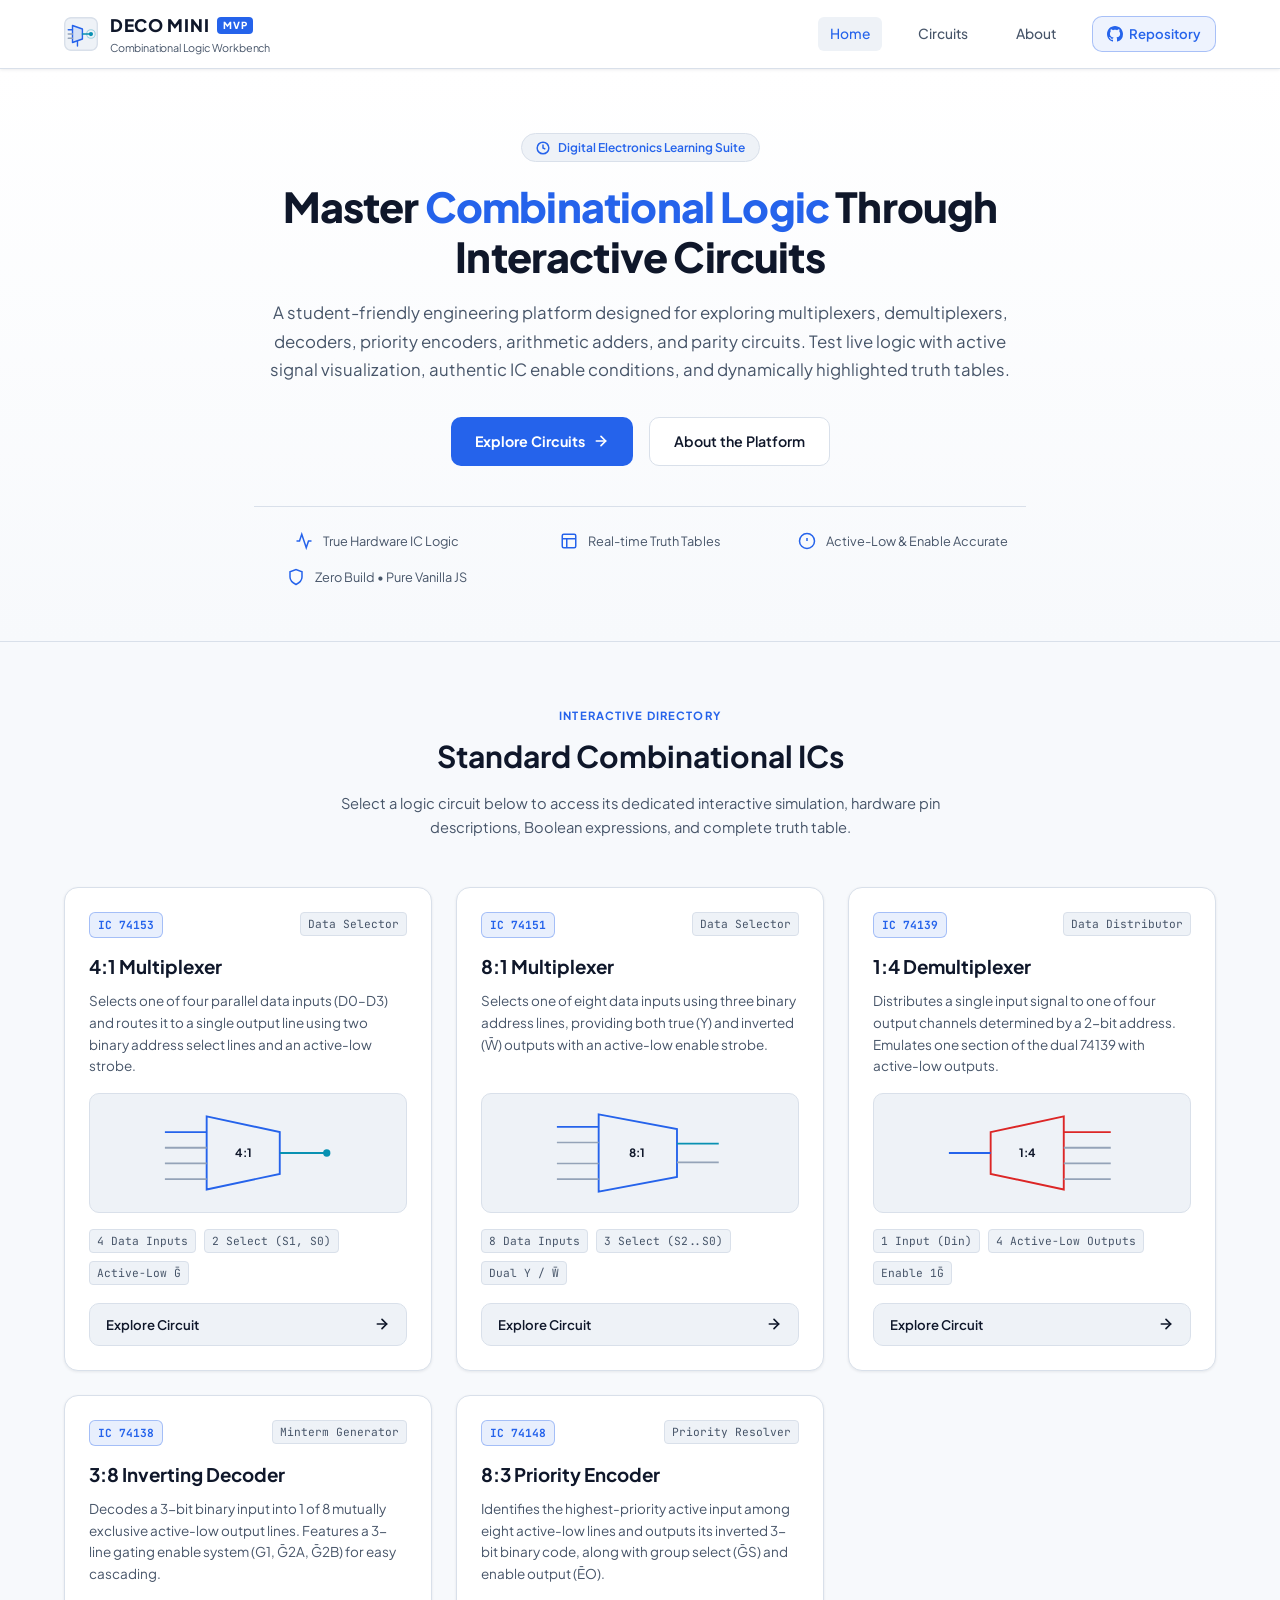
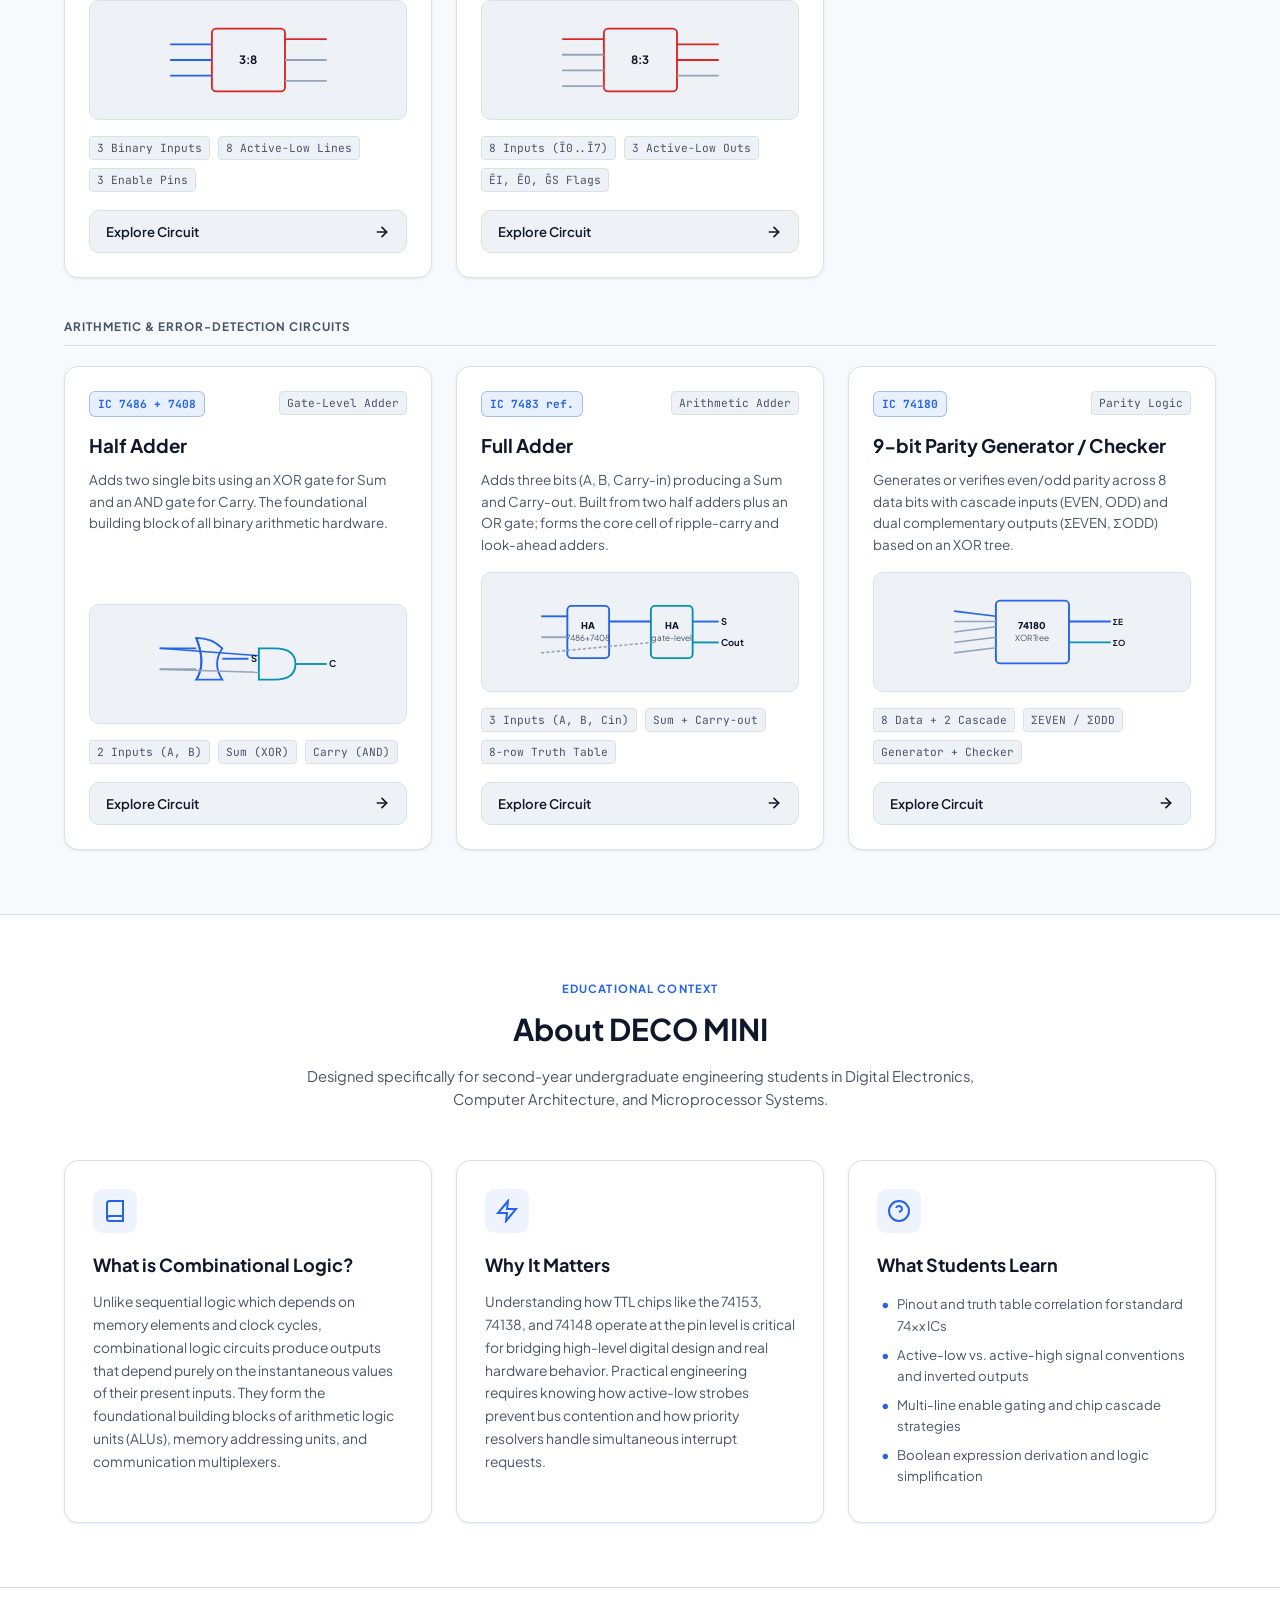
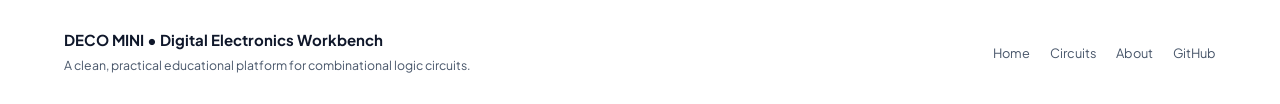
<file: index.html>
<!DOCTYPE html>
<html lang="en">
<head>
  <meta charset="UTF-8" />
  <meta name="viewport" content="width=device-width, initial-scale=1.0" />
  <title>DECO MINI — Combinational Logic Circuit Workbench</title>
  <meta name="description" content="Interactive digital circuit simulator, truth tables, and educational guides for fundamental TTL combinational logic ICs." />
  
  <!-- Fonts -->
  <link rel="preconnect" href="https://fonts.googleapis.com" />
  <link rel="preconnect" href="https://fonts.gstatic.com" crossorigin />
  <link href="https://fonts.googleapis.com/css2?family=JetBrains+Mono:wght@400;500;600;700&family=Plus+Jakarta+Sans:wght@400;500;600;700;800&display=swap" rel="stylesheet" />

  <!-- Stylesheet -->
  <link rel="stylesheet" href="css/style.css" />
  <link rel="icon" type="image/svg+xml" href="assets/logo.svg" />
</head>
<body>

  <!-- Top Header Navigation -->
  <header class="site-header">
    <div class="container nav-container">
      <a href="index.html" class="brand">
        <img src="assets/logo.svg" alt="DECO MINI Logo" />
        <div class="brand-meta">
          <span class="brand-name">
            DECO MINI
            <span class="brand-badge">MVP</span>
          </span>
          <span class="brand-tagline">Combinational Logic Workbench</span>
        </div>
      </a>

      <button class="mobile-menu-toggle" aria-label="Toggle navigation menu" aria-expanded="false">
        <svg width="24" height="24" viewBox="0 0 24 24" fill="none" stroke="currentColor" stroke-width="2" stroke-linecap="round" stroke-linejoin="round">
          <line x1="3" y1="12" x2="21" y2="12"></line>
          <line x1="3" y1="6" x2="21" y2="6"></line>
          <line x1="3" y1="18" x2="21" y2="18"></line>
        </svg>
      </button>

      <nav class="main-nav">
        <a href="index.html" class="nav-link active">Home</a>
        <a href="#circuits" class="nav-link">Circuits</a>
        <a href="#about" class="nav-link">About</a>
        <a href="https://github.com/annanyaa03/deco" target="_blank" rel="noopener noreferrer" class="nav-btn">
          <svg width="16" height="16" viewBox="0 0 24 24" fill="currentColor">
            <path d="M12 0C5.37 0 0 5.37 0 12c0 5.31 3.435 9.795 8.205 11.385.6.105.825-.255.825-.57 0-.285-.015-1.23-.015-2.235-3.015.555-3.795-.735-4.035-1.41-.135-.345-.72-1.41-1.23-1.695-.42-.225-1.02-.78-.015-.795.945-.015 1.62.87 1.845 1.23 1.08 1.815 2.805 1.305 3.495.99.105-.78.42-1.305.765-1.605-2.67-.3-5.46-1.335-5.46-5.925 0-1.305.465-2.385 1.23-3.225-.12-.3-.54-1.53.12-3.18 0 0 1.005-.315 3.3 1.23.96-.27 1.98-.405 3-.405s2.04.135 3 .405c2.295-1.56 3.3-1.23 3.3-1.23.66 1.65.24 2.88.12 3.18.765.84 1.23 1.905 1.23 3.225 0 4.605-2.805 5.625-5.475 5.925.435.375.81 1.095.81 2.22 0 1.605-.015 2.895-.015 3.3 0 .315.225.69.825.57A12.02 12.02 0 0024 12c0-6.63-5.37-12-12-12z"/>
          </svg>
          Repository
        </a>
      </nav>
    </div>
  </header>

  <!-- Hero Section -->
  <section class="hero">
    <div class="container hero-content">
      <div class="hero-pill">
        <svg width="14" height="14" viewBox="0 0 24 24" fill="none" stroke="currentColor" stroke-width="2.5">
          <circle cx="12" cy="12" r="10"></circle>
          <polyline points="12 6 12 12 16 14"></polyline>
        </svg>
        Digital Electronics Learning Suite
      </div>
      <h1 class="hero-title">
        Master <span class="highlight">Combinational Logic</span> Through Interactive Circuits
      </h1>
      <p class="hero-desc">
        A student-friendly engineering platform designed for exploring multiplexers, demultiplexers,
        decoders, priority encoders, arithmetic adders, and parity circuits. Test live logic with
        active signal visualization, authentic IC enable conditions, and dynamically highlighted truth tables.
      </p>
      <div class="hero-actions">
        <a href="#circuits" class="btn-primary">
          Explore Circuits
          <svg width="16" height="16" viewBox="0 0 24 24" fill="none" stroke="currentColor" stroke-width="2.5" stroke-linecap="round" stroke-linejoin="round">
            <line x1="5" y1="12" x2="19" y2="12"></line>
            <polyline points="12 5 19 12 12 19"></polyline>
          </svg>
        </a>
        <a href="#about" class="btn-secondary">
          About the Platform
        </a>
      </div>

      <div class="features-strip">
        <div class="feature-pill">
          <svg width="18" height="18" viewBox="0 0 24 24" fill="none" stroke="currentColor" stroke-width="2">
            <polyline points="22 12 18 12 15 21 9 3 6 12 2 12"></polyline>
          </svg>
          True Hardware IC Logic
        </div>
        <div class="feature-pill">
          <svg width="18" height="18" viewBox="0 0 24 24" fill="none" stroke="currentColor" stroke-width="2">
            <rect x="3" y="3" width="18" height="18" rx="2" ry="2"></rect>
            <line x1="3" y1="9" x2="21" y2="9"></line>
            <line x1="9" y1="21" x2="9" y2="9"></line>
          </svg>
          Real-time Truth Tables
        </div>
        <div class="feature-pill">
          <svg width="18" height="18" viewBox="0 0 24 24" fill="none" stroke="currentColor" stroke-width="2">
            <circle cx="12" cy="12" r="10"></circle>
            <line x1="12" y1="8" x2="12" y2="12"></line>
            <line x1="12" y1="16" x2="12.01" y2="16"></line>
          </svg>
          Active-Low & Enable Accurate
        </div>
        <div class="feature-pill">
          <svg width="18" height="18" viewBox="0 0 24 24" fill="none" stroke="currentColor" stroke-width="2">
            <path d="M12 22s8-4 8-10V5l-8-3-8 3v7c0 6 8 10 8 10z"></path>
          </svg>
          Zero Build • Pure Vanilla JS
        </div>
      </div>
    </div>
  </section>

  <!-- Circuit Directory Section -->
  <section class="section-wrap" id="circuits">
    <div class="container">
      <div class="section-head">
        <div class="section-tag">Interactive Directory</div>
        <h2 class="section-title">Standard Combinational ICs</h2>
        <p class="section-subtitle">
          Select a logic circuit below to access its dedicated interactive simulation, 
          hardware pin descriptions, Boolean expressions, and complete truth table.
        </p>
      </div>

      <div class="circuit-grid">
        <!-- 1. 4:1 Multiplexer (74153) -->
        <article class="circuit-card">
          <div class="card-top">
            <span class="ic-badge">IC 74153</span>
            <span class="spec-tag">Data Selector</span>
          </div>
          <h3>4:1 Multiplexer</h3>
          <p>
            Selects one of four parallel data inputs (D0–D3) and routes it to a single output line using two binary address select lines and an active-low strobe.
          </p>
          <div class="card-preview">
            <svg viewBox="0 0 200 90" fill="none" xmlns="http://www.w3.org/2000/svg">
              <polygon points="60,10 130,25 130,65 60,80" fill="#EEF2F7" stroke="#2563EB" stroke-width="1.8"/>
              <line x1="20" y1="25" x2="60" y2="25" stroke="#2563EB" stroke-width="1.8"/>
              <line x1="20" y1="40" x2="60" y2="40" stroke="#94A3B8" stroke-width="1.8"/>
              <line x1="20" y1="55" x2="60" y2="55" stroke="#94A3B8" stroke-width="1.8"/>
              <line x1="20" y1="70" x2="60" y2="70" stroke="#94A3B8" stroke-width="1.8"/>
              <line x1="130" y1="45" x2="175" y2="45" stroke="#0891B2" stroke-width="2"/>
              <circle cx="175" cy="45" r="3.5" fill="#0891B2"/>
              <text x="95" y="49" fill="#0F172A" font-size="11" font-weight="700" text-anchor="middle">4:1</text>
            </svg>
          </div>
          <div class="card-specs">
            <span class="spec-tag">4 Data Inputs</span>
            <span class="spec-tag">2 Select (S1, S0)</span>
            <span class="spec-tag">Active-Low Ḡ</span>
          </div>
          <a href="pages/mux-4-1.html" class="card-btn">
            Explore Circuit
            <svg width="16" height="16" viewBox="0 0 24 24" fill="none" stroke="currentColor" stroke-width="2.5" stroke-linecap="round" stroke-linejoin="round">
              <line x1="5" y1="12" x2="19" y2="12"></line>
              <polyline points="12 5 19 12 12 19"></polyline>
            </svg>
          </a>
        </article>

        <!-- 2. 8:1 Multiplexer (74151) -->
        <article class="circuit-card">
          <div class="card-top">
            <span class="ic-badge">IC 74151</span>
            <span class="spec-tag">Data Selector</span>
          </div>
          <h3>8:1 Multiplexer</h3>
          <p>
            Selects one of eight data inputs using three binary address lines, providing both true (Y) and inverted (W̄) outputs with an active-low enable strobe.
          </p>
          <div class="card-preview">
            <svg viewBox="0 0 200 90" fill="none" xmlns="http://www.w3.org/2000/svg">
              <polygon points="60,8 135,22 135,68 60,82" fill="#EEF2F7" stroke="#2563EB" stroke-width="1.8"/>
              <line x1="20" y1="20" x2="60" y2="20" stroke="#2563EB" stroke-width="1.5"/>
              <line x1="20" y1="35" x2="60" y2="35" stroke="#94A3B8" stroke-width="1.5"/>
              <line x1="20" y1="55" x2="60" y2="55" stroke="#94A3B8" stroke-width="1.5"/>
              <line x1="20" y1="70" x2="60" y2="70" stroke="#94A3B8" stroke-width="1.5"/>
              <line x1="135" y1="36" x2="175" y2="36" stroke="#0891B2" stroke-width="1.8"/>
              <line x1="135" y1="54" x2="175" y2="54" stroke="#94A3B8" stroke-width="1.8"/>
              <text x="97" y="49" fill="#0F172A" font-size="11" font-weight="700" text-anchor="middle">8:1</text>
            </svg>
          </div>
          <div class="card-specs">
            <span class="spec-tag">8 Data Inputs</span>
            <span class="spec-tag">3 Select (S2..S0)</span>
            <span class="spec-tag">Dual Y / W̄</span>
          </div>
          <a href="pages/mux-8-1.html" class="card-btn">
            Explore Circuit
            <svg width="16" height="16" viewBox="0 0 24 24" fill="none" stroke="currentColor" stroke-width="2.5" stroke-linecap="round" stroke-linejoin="round">
              <line x1="5" y1="12" x2="19" y2="12"></line>
              <polyline points="12 5 19 12 12 19"></polyline>
            </svg>
          </a>
        </article>

        <!-- 3. 1:4 Demultiplexer (74139) -->
        <article class="circuit-card">
          <div class="card-top">
            <span class="ic-badge">IC 74139</span>
            <span class="spec-tag">Data Distributor</span>
          </div>
          <h3>1:4 Demultiplexer</h3>
          <p>
            Distributes a single input signal to one of four output channels determined by a 2-bit address. Emulates one section of the dual 74139 with active-low outputs.
          </p>
          <div class="card-preview">
            <svg viewBox="0 0 200 90" fill="none" xmlns="http://www.w3.org/2000/svg">
              <polygon points="60,25 130,10 130,80 60,65" fill="#EEF2F7" stroke="#DC2626" stroke-width="1.8"/>
              <line x1="20" y1="45" x2="60" y2="45" stroke="#2563EB" stroke-width="2"/>
              <line x1="130" y1="25" x2="175" y2="25" stroke="#DC2626" stroke-width="1.8"/>
              <line x1="130" y1="40" x2="175" y2="40" stroke="#94A3B8" stroke-width="1.8"/>
              <line x1="130" y1="55" x2="175" y2="55" stroke="#94A3B8" stroke-width="1.8"/>
              <line x1="130" y1="70" x2="175" y2="70" stroke="#94A3B8" stroke-width="1.8"/>
              <text x="95" y="49" fill="#0F172A" font-size="11" font-weight="700" text-anchor="middle">1:4</text>
            </svg>
          </div>
          <div class="card-specs">
            <span class="spec-tag">1 Input (Din)</span>
            <span class="spec-tag">4 Active-Low Outputs</span>
            <span class="spec-tag">Enable 1Ḡ</span>
          </div>
          <a href="pages/demux-1-4.html" class="card-btn">
            Explore Circuit
            <svg width="16" height="16" viewBox="0 0 24 24" fill="none" stroke="currentColor" stroke-width="2.5" stroke-linecap="round" stroke-linejoin="round">
              <line x1="5" y1="12" x2="19" y2="12"></line>
              <polyline points="12 5 19 12 12 19"></polyline>
            </svg>
          </a>
        </article>

        <!-- 4. 3:8 Decoder (74138) -->
        <article class="circuit-card">
          <div class="card-top">
            <span class="ic-badge">IC 74138</span>
            <span class="spec-tag">Minterm Generator</span>
          </div>
          <h3>3:8 Inverting Decoder</h3>
          <p>
            Decodes a 3-bit binary input into 1 of 8 mutually exclusive active-low output lines. Features a 3-line gating enable system (G1, Ḡ2A, Ḡ2B) for easy cascading.
          </p>
          <div class="card-preview">
            <svg viewBox="0 0 200 90" fill="none" xmlns="http://www.w3.org/2000/svg">
              <rect x="65" y="15" width="70" height="60" rx="4" fill="#EEF2F7" stroke="#DC2626" stroke-width="1.8"/>
              <line x1="25" y1="30" x2="65" y2="30" stroke="#2563EB" stroke-width="1.8"/>
              <line x1="25" y1="45" x2="65" y2="45" stroke="#2563EB" stroke-width="1.8"/>
              <line x1="25" y1="60" x2="65" y2="60" stroke="#2563EB" stroke-width="1.8"/>
              <line x1="135" y1="25" x2="175" y2="25" stroke="#DC2626" stroke-width="1.8"/>
              <line x1="135" y1="45" x2="175" y2="45" stroke="#94A3B8" stroke-width="1.8"/>
              <line x1="135" y1="65" x2="175" y2="65" stroke="#94A3B8" stroke-width="1.8"/>
              <text x="100" y="49" fill="#0F172A" font-size="11" font-weight="700" text-anchor="middle">3:8</text>
            </svg>
          </div>
          <div class="card-specs">
            <span class="spec-tag">3 Binary Inputs</span>
            <span class="spec-tag">8 Active-Low Lines</span>
            <span class="spec-tag">3 Enable Pins</span>
          </div>
          <a href="pages/decoder-3-8.html" class="card-btn">
            Explore Circuit
            <svg width="16" height="16" viewBox="0 0 24 24" fill="none" stroke="currentColor" stroke-width="2.5" stroke-linecap="round" stroke-linejoin="round">
              <line x1="5" y1="12" x2="19" y2="12"></line>
              <polyline points="12 5 19 12 12 19"></polyline>
            </svg>
          </a>
        </article>

        <!-- 5. 8:3 Priority Encoder (74148) -->
        <article class="circuit-card">
          <div class="card-top">
            <span class="ic-badge">IC 74148</span>
            <span class="spec-tag">Priority Resolver</span>
          </div>
          <h3>8:3 Priority Encoder</h3>
          <p>
            Identifies the highest-priority active input among eight active-low lines and outputs its inverted 3-bit binary code, along with group select (ḠS) and enable output (ĒO).
          </p>
          <div class="card-preview">
            <svg viewBox="0 0 200 90" fill="none" xmlns="http://www.w3.org/2000/svg">
              <rect x="65" y="15" width="70" height="60" rx="4" fill="#EEF2F7" stroke="#DC2626" stroke-width="1.8"/>
              <line x1="25" y1="25" x2="65" y2="25" stroke="#DC2626" stroke-width="1.8"/>
              <line x1="25" y1="40" x2="65" y2="40" stroke="#94A3B8" stroke-width="1.8"/>
              <line x1="25" y1="55" x2="65" y2="55" stroke="#94A3B8" stroke-width="1.8"/>
              <line x1="25" y1="70" x2="65" y2="70" stroke="#94A3B8" stroke-width="1.8"/>
              <line x1="135" y1="30" x2="175" y2="30" stroke="#DC2626" stroke-width="1.8"/>
              <line x1="135" y1="45" x2="175" y2="45" stroke="#DC2626" stroke-width="1.8"/>
              <line x1="135" y1="60" x2="175" y2="60" stroke="#94A3B8" stroke-width="1.8"/>
              <text x="100" y="49" fill="#0F172A" font-size="11" font-weight="700" text-anchor="middle">8:3</text>
            </svg>
          </div>
          <div class="card-specs">
            <span class="spec-tag">8 Inputs (Ī0..Ī7)</span>
            <span class="spec-tag">3 Active-Low Outs</span>
            <span class="spec-tag">ĒI, ĒO, ḠS Flags</span>
          </div>
          <a href="pages/encoder-8-3.html" class="card-btn">
            Explore Circuit
            <svg width="16" height="16" viewBox="0 0 24 24" fill="none" stroke="currentColor" stroke-width="2.5" stroke-linecap="round" stroke-linejoin="round">
              <line x1="5" y1="12" x2="19" y2="12"></line>
              <polyline points="12 5 19 12 12 19"></polyline>
            </svg>
          </a>
        </article>

        <!-- ── Arithmetic & Error-Detection Circuits ── -->
      </div>

      <div class="subsection-label">Arithmetic &amp; Error-Detection Circuits</div>
      <div class="circuit-grid">

        <!-- 6. Half Adder (7486 + 7408) -->
        <article class="circuit-card">
          <div class="card-top">
            <span class="ic-badge">IC 7486 + 7408</span>
            <span class="spec-tag">Gate-Level Adder</span>
          </div>
          <h3>Half Adder</h3>
          <p>
            Adds two single bits using an XOR gate for Sum and an AND gate for Carry. The foundational building block of all binary arithmetic hardware.
          </p>
          <div class="card-preview">
            <svg viewBox="0 0 200 90" fill="none" xmlns="http://www.w3.org/2000/svg">
              <!-- XOR gate body -->
              <path d="M50,20 Q65,20 75,30 Q65,45 75,60 Q65,60 50,60 Q60,45 50,20Z" fill="#EEF2F7" stroke="#2563EB" stroke-width="1.8"/>
              <path d="M50,20 Q60,45 50,60" fill="none" stroke="#2563EB" stroke-width="1.8"/>
              <!-- AND gate body -->
              <path d="M110,30 L110,60 L125,60 Q145,60 145,45 Q145,30 125,30 Z" fill="#EEF2F7" stroke="#0891B2" stroke-width="1.8"/>
              <!-- Input wires -->
              <line x1="15" y1="30" x2="50" y2="30" stroke="#2563EB" stroke-width="1.8"/>
              <line x1="15" y1="50" x2="50" y2="50" stroke="#94A3B8" stroke-width="1.8"/>
              <line x1="15" y1="30" x2="110" y2="37" stroke="#2563EB" stroke-width="1.4"/>
              <line x1="15" y1="50" x2="110" y2="53" stroke="#94A3B8" stroke-width="1.4"/>
              <!-- Output wires -->
              <line x1="75" y1="40" x2="100" y2="40" stroke="#2563EB" stroke-width="1.8"/>
              <text x="102" y="43" fill="#0F172A" font-size="9" font-weight="700">S</text>
              <line x1="145" y1="45" x2="175" y2="45" stroke="#0891B2" stroke-width="1.8"/>
              <text x="177" y="48" fill="#0F172A" font-size="9" font-weight="700">C</text>
            </svg>
          </div>
          <div class="card-specs">
            <span class="spec-tag">2 Inputs (A, B)</span>
            <span class="spec-tag">Sum (XOR)</span>
            <span class="spec-tag">Carry (AND)</span>
          </div>
          <a href="pages/half-adder.html" class="card-btn">
            Explore Circuit
            <svg width="16" height="16" viewBox="0 0 24 24" fill="none" stroke="currentColor" stroke-width="2.5" stroke-linecap="round" stroke-linejoin="round">
              <line x1="5" y1="12" x2="19" y2="12"></line>
              <polyline points="12 5 19 12 12 19"></polyline>
            </svg>
          </a>
        </article>

        <!-- 7. Full Adder (2× HA + OR; ref IC 7483) -->
        <article class="circuit-card">
          <div class="card-top">
            <span class="ic-badge">IC 7483 ref.</span>
            <span class="spec-tag">Arithmetic Adder</span>
          </div>
          <h3>Full Adder</h3>
          <p>
            Adds three bits (A, B, Carry-in) producing a Sum and Carry-out. Built from two half adders plus an OR gate; forms the core cell of ripple-carry and look-ahead adders.
          </p>
          <div class="card-preview">
            <svg viewBox="0 0 200 90" fill="none" xmlns="http://www.w3.org/2000/svg">
              <!-- HA1 block -->
              <rect x="30" y="20" width="40" height="50" rx="4" fill="#EEF2F7" stroke="#2563EB" stroke-width="1.8"/>
              <text x="50" y="42" fill="#0F172A" font-size="9" font-weight="800" text-anchor="middle">HA</text>
              <text x="50" y="54" fill="#475569" font-size="8" text-anchor="middle">7486+7408</text>
              <!-- HA2 block -->
              <rect x="110" y="20" width="40" height="50" rx="4" fill="#EEF2F7" stroke="#0891B2" stroke-width="1.8"/>
              <text x="130" y="42" fill="#0F172A" font-size="9" font-weight="800" text-anchor="middle">HA</text>
              <text x="130" y="54" fill="#475569" font-size="8" text-anchor="middle">gate-level</text>
              <!-- Connections -->
              <line x1="5" y1="30" x2="30" y2="30" stroke="#2563EB" stroke-width="1.8"/>
              <line x1="5" y1="50" x2="30" y2="50" stroke="#94A3B8" stroke-width="1.8"/>
              <line x1="70" y1="35" x2="110" y2="35" stroke="#2563EB" stroke-width="1.8"/>
              <line x1="5" y1="65" x2="110" y2="55" stroke="#94A3B8" stroke-width="1.5" stroke-dasharray="3 2"/>
              <!-- Outputs -->
              <line x1="150" y1="35" x2="175" y2="35" stroke="#2563EB" stroke-width="1.8"/>
              <text x="177" y="38" fill="#0F172A" font-size="9" font-weight="700">S</text>
              <line x1="150" y1="55" x2="175" y2="55" stroke="#0891B2" stroke-width="1.8"/>
              <text x="177" y="58" fill="#0F172A" font-size="9" font-weight="700">Cout</text>
            </svg>
          </div>
          <div class="card-specs">
            <span class="spec-tag">3 Inputs (A, B, Cin)</span>
            <span class="spec-tag">Sum + Carry-out</span>
            <span class="spec-tag">8-row Truth Table</span>
          </div>
          <a href="pages/full-adder.html" class="card-btn">
            Explore Circuit
            <svg width="16" height="16" viewBox="0 0 24 24" fill="none" stroke="currentColor" stroke-width="2.5" stroke-linecap="round" stroke-linejoin="round">
              <line x1="5" y1="12" x2="19" y2="12"></line>
              <polyline points="12 5 19 12 12 19"></polyline>
            </svg>
          </a>
        </article>

        <!-- 8. Parity Generator/Checker (74180) -->
        <article class="circuit-card">
          <div class="card-top">
            <span class="ic-badge">IC 74180</span>
            <span class="spec-tag">Parity Logic</span>
          </div>
          <h3>9-bit Parity Generator / Checker</h3>
          <p>
            Generates or verifies even/odd parity across 8 data bits with cascade inputs (EVEN, ODD) and dual complementary outputs (ΣEVEN, ΣODD) based on an XOR tree.
          </p>
          <div class="card-preview">
            <svg viewBox="0 0 200 90" fill="none" xmlns="http://www.w3.org/2000/svg">
              <!-- XOR tree representation -->
              <rect x="65" y="15" width="70" height="60" rx="4" fill="#EEF2F7" stroke="#2563EB" stroke-width="1.8"/>
              <line x1="25" y1="25" x2="65" y2="30" stroke="#2563EB" stroke-width="1.5"/>
              <line x1="25" y1="35" x2="65" y2="35" stroke="#94A3B8" stroke-width="1.5"/>
              <line x1="25" y1="45" x2="65" y2="40" stroke="#94A3B8" stroke-width="1.5"/>
              <line x1="25" y1="55" x2="65" y2="50" stroke="#94A3B8" stroke-width="1.5"/>
              <line x1="25" y1="65" x2="65" y2="60" stroke="#94A3B8" stroke-width="1.5"/>
              <text x="100" y="42" fill="#0F172A" font-size="9" font-weight="800" text-anchor="middle">74180</text>
              <text x="100" y="54" fill="#475569" font-size="8" text-anchor="middle">XOR Tree</text>
              <line x1="135" y1="35" x2="175" y2="35" stroke="#2563EB" stroke-width="1.8"/>
              <text x="177" y="38" fill="#0F172A" font-size="8" font-weight="700">ΣE</text>
              <line x1="135" y1="55" x2="175" y2="55" stroke="#0891B2" stroke-width="1.8"/>
              <text x="177" y="58" fill="#0F172A" font-size="8" font-weight="700">ΣO</text>
            </svg>
          </div>
          <div class="card-specs">
            <span class="spec-tag">8 Data + 2 Cascade</span>
            <span class="spec-tag">ΣEVEN / ΣODD</span>
            <span class="spec-tag">Generator + Checker</span>
          </div>
          <a href="pages/parity-gen-check.html" class="card-btn">
            Explore Circuit
            <svg width="16" height="16" viewBox="0 0 24 24" fill="none" stroke="currentColor" stroke-width="2.5" stroke-linecap="round" stroke-linejoin="round">
              <line x1="5" y1="12" x2="19" y2="12"></line>
              <polyline points="12 5 19 12 12 19"></polyline>
            </svg>
          </a>
        </article>

      </div>
    </div>
  </section>

  <!-- About Section -->
  <section class="section-wrap" id="about" style="background: var(--bg-surface); border-top: 1px solid var(--border-subtle);">
    <div class="container">
      <div class="section-head">
        <div class="section-tag">Educational Context</div>
        <h2 class="section-title">About DECO MINI</h2>
        <p class="section-subtitle">
          Designed specifically for second-year undergraduate engineering students in Digital Electronics, Computer Architecture, and Microprocessor Systems.
        </p>
      </div>

      <div class="about-grid">
        <div class="about-card">
          <div class="about-card-icon">
            <svg width="24" height="24" viewBox="0 0 24 24" fill="none" stroke="currentColor" stroke-width="2">
              <path d="M4 19.5A2.5 2.5 0 0 1 6.5 17H20"></path>
              <path d="M6.5 2H20v20H6.5A2.5 2.5 0 0 1 4 19.5v-15A2.5 2.5 0 0 1 6.5 2z"></path>
            </svg>
          </div>
          <h3>What is Combinational Logic?</h3>
          <p>
            Unlike sequential logic which depends on memory elements and clock cycles, combinational logic circuits produce outputs that depend purely on the instantaneous values of their present inputs. They form the foundational building blocks of arithmetic logic units (ALUs), memory addressing units, and communication multiplexers.
          </p>
        </div>

        <div class="about-card">
          <div class="about-card-icon">
            <svg width="24" height="24" viewBox="0 0 24 24" fill="none" stroke="currentColor" stroke-width="2">
              <polygon points="13 2 3 14 12 14 11 22 21 10 12 10 13 2"></polygon>
            </svg>
          </div>
          <h3>Why It Matters</h3>
          <p>
            Understanding how TTL chips like the 74153, 74138, and 74148 operate at the pin level is critical for bridging high-level digital design and real hardware behavior. Practical engineering requires knowing how active-low strobes prevent bus contention and how priority resolvers handle simultaneous interrupt requests.
          </p>
        </div>

        <div class="about-card">
          <div class="about-card-icon">
            <svg width="24" height="24" viewBox="0 0 24 24" fill="none" stroke="currentColor" stroke-width="2">
              <circle cx="12" cy="12" r="10"></circle>
              <path d="M9.09 9a3 3 0 0 1 5.83 1c0 2-3 3-3 3"></path>
              <line x1="12" y1="17" x2="12.01" y2="17"></line>
            </svg>
          </div>
          <h3>What Students Learn</h3>
          <ul class="about-list">
            <li>Pinout and truth table correlation for standard 74xx ICs</li>
            <li>Active-low vs. active-high signal conventions and inverted outputs</li>
            <li>Multi-line enable gating and chip cascade strategies</li>
            <li>Boolean expression derivation and logic simplification</li>
          </ul>
        </div>
      </div>
    </div>
  </section>

  <!-- Footer -->
  <footer class="site-footer">
    <div class="container footer-content">
      <div>
        <div class="footer-brand">DECO MINI • Digital Electronics Workbench</div>
        <div class="footer-desc">A clean, practical educational platform for combinational logic circuits.</div>
      </div>
      <ul class="footer-links">
        <li><a href="index.html">Home</a></li>
        <li><a href="#circuits">Circuits</a></li>
        <li><a href="#about">About</a></li>
        <li><a href="https://github.com/annanyaa03/deco" target="_blank" rel="noopener noreferrer">GitHub</a></li>
      </ul>
    </div>
  </footer>

  <script src="js/main.js"></script>
</body>
</html>
</file>
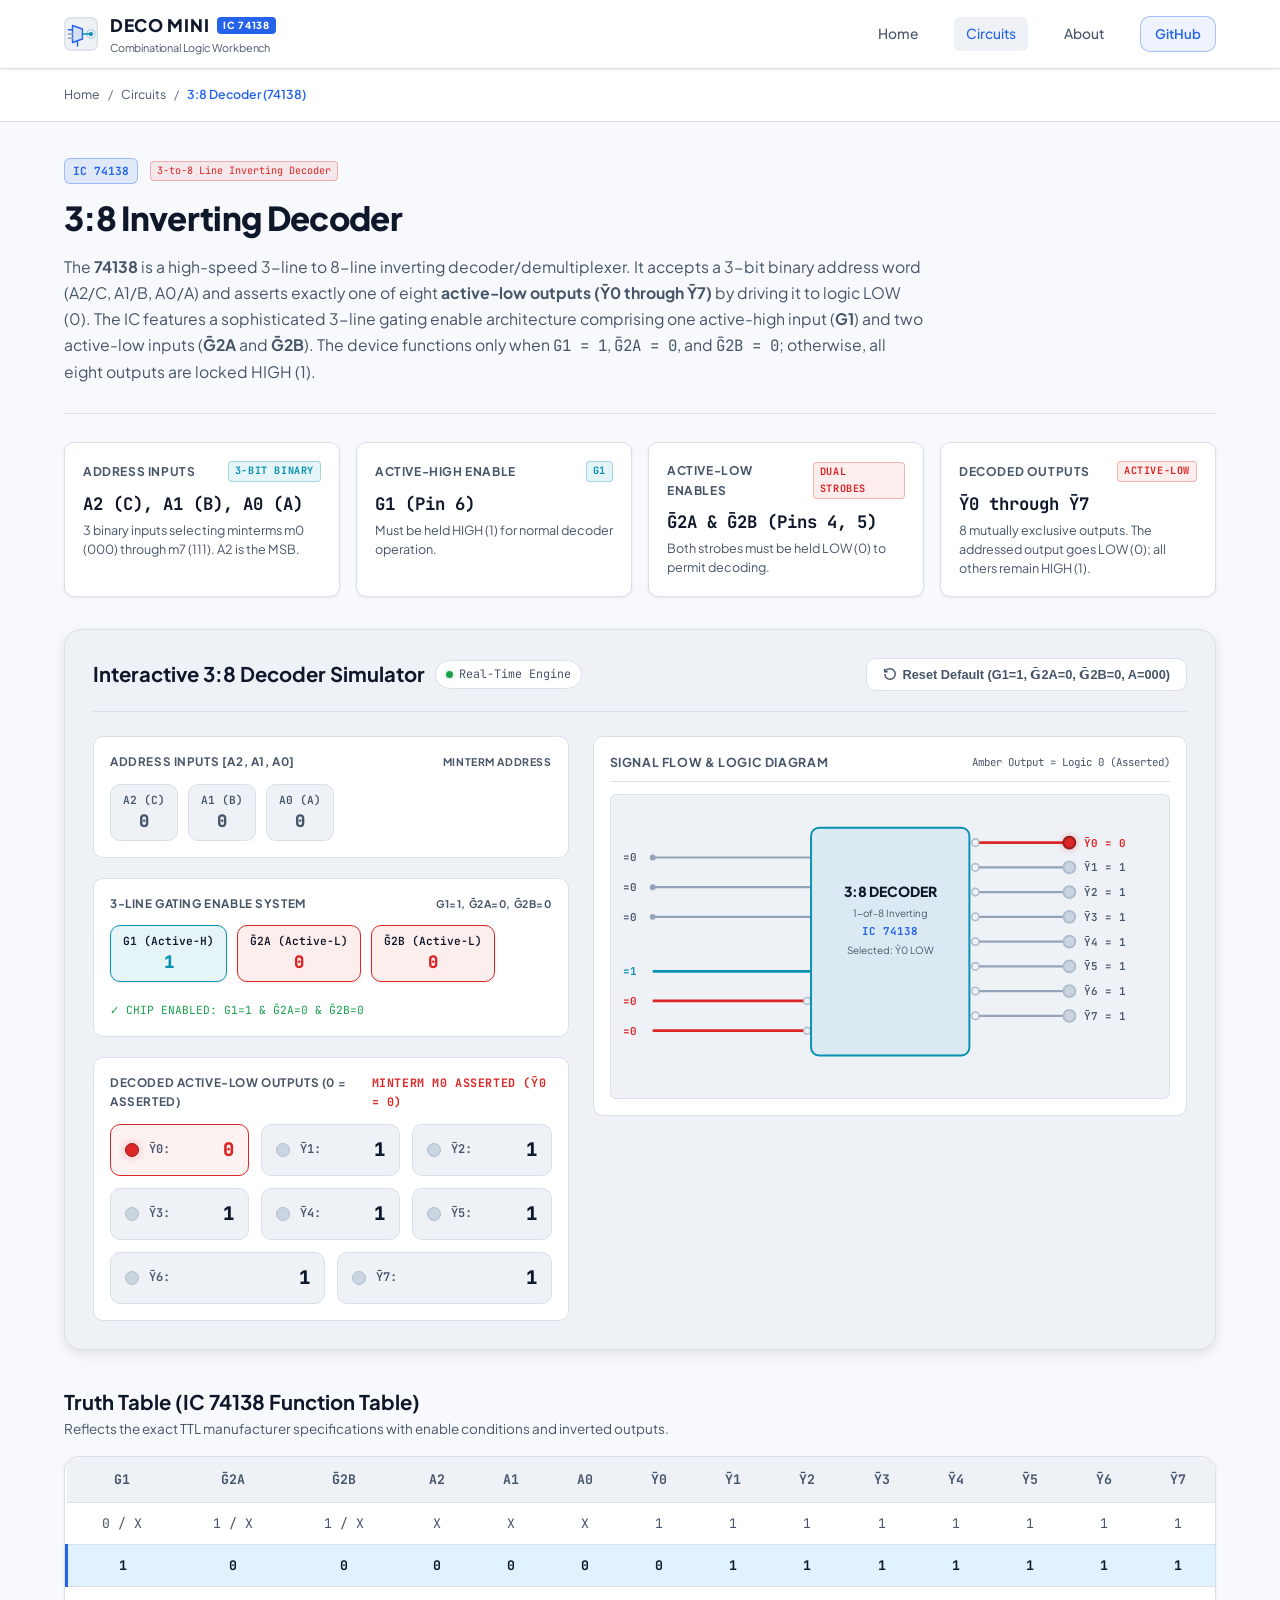
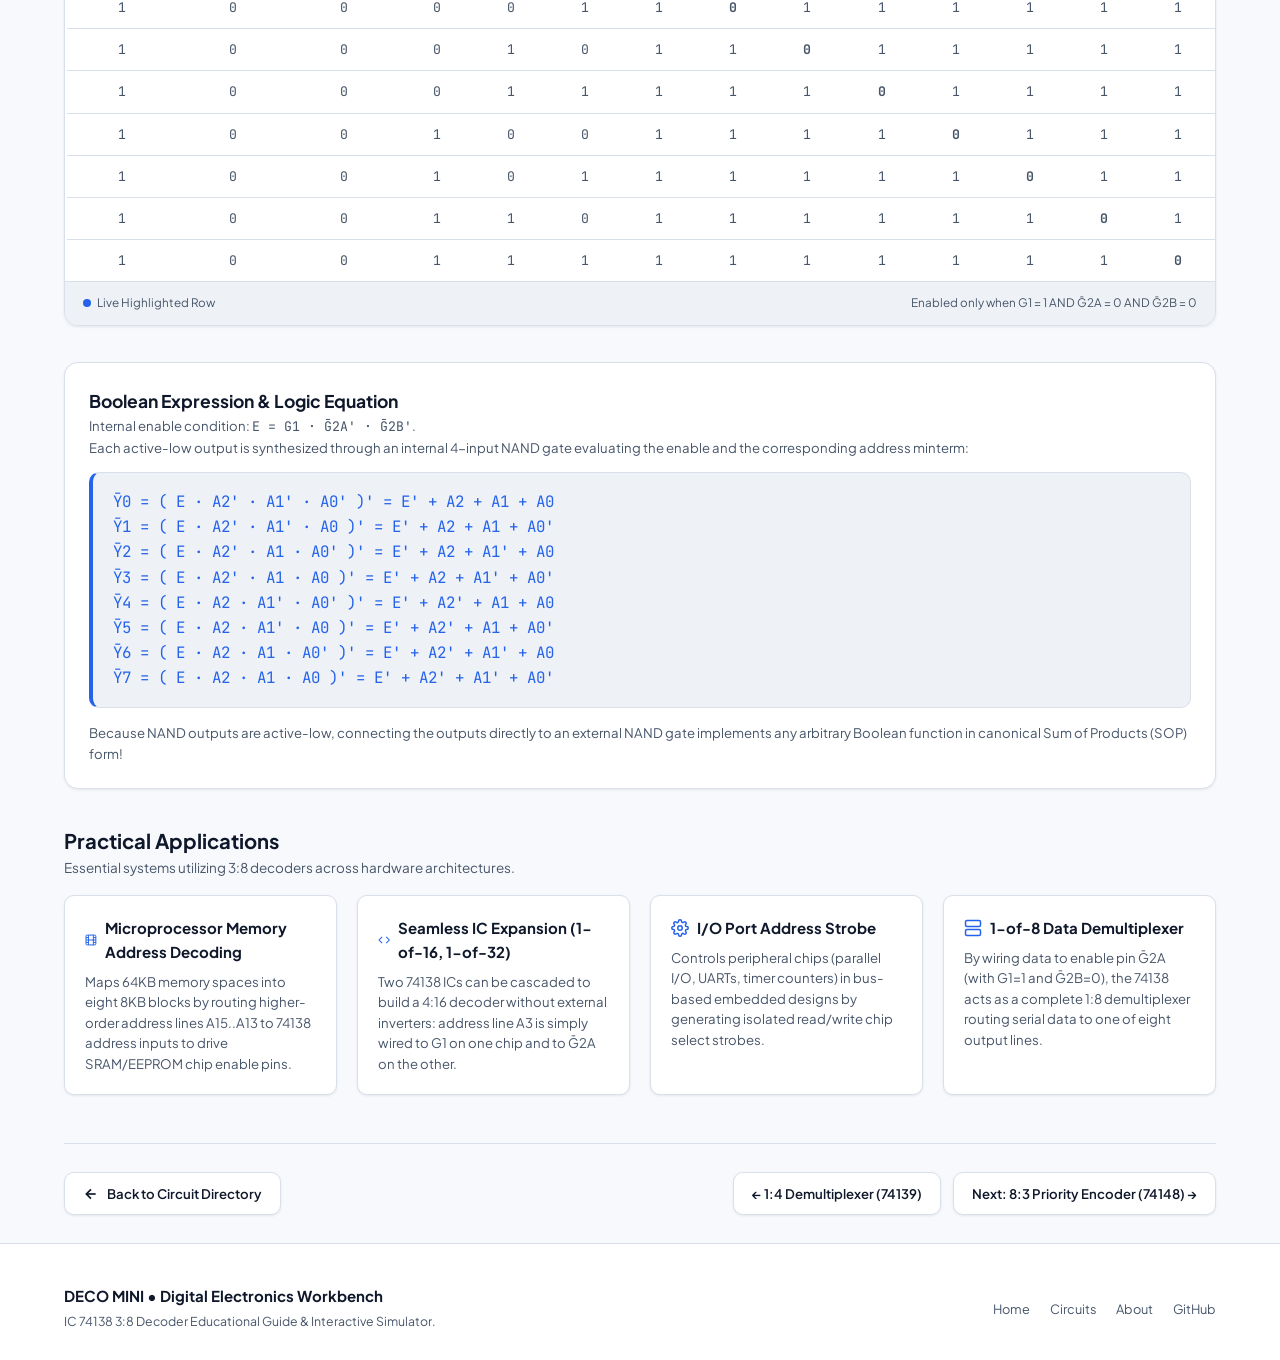
<file: pages/decoder-3-8.html>
<!DOCTYPE html>
<html lang="en">
<head>
  <meta charset="UTF-8" />
  <meta name="viewport" content="width=device-width, initial-scale=1.0" />
  <title>3:8 Inverting Decoder (IC 74138) — DECO MINI</title>
  <meta name="description" content="Interactive 3:8 Decoder simulation, logic equations, truth table, and 3-line gating enable details for IC 74138." />
  
  <link rel="preconnect" href="https://fonts.googleapis.com" />
  <link rel="preconnect" href="https://fonts.gstatic.com" crossorigin />
  <link href="https://fonts.googleapis.com/css2?family=JetBrains+Mono:wght@400;500;600;700&family=Plus+Jakarta+Sans:wght@400;500;600;700;800&display=swap" rel="stylesheet" />

  <link rel="stylesheet" href="../css/style.css" />
  <link rel="icon" type="image/svg+xml" href="../assets/logo.svg" />
</head>
<body>

  <!-- Top Navigation Bar -->
  <header class="site-header">
    <div class="container nav-container">
      <a href="../index.html" class="brand">
        <img src="../assets/logo.svg" alt="DECO MINI Logo" />
        <div class="brand-meta">
          <span class="brand-name">
            DECO MINI
            <span class="brand-badge">IC 74138</span>
          </span>
          <span class="brand-tagline">Combinational Logic Workbench</span>
        </div>
      </a>

      <button class="mobile-menu-toggle" aria-label="Toggle navigation menu" aria-expanded="false">
        <svg width="24" height="24" viewBox="0 0 24 24" fill="none" stroke="currentColor" stroke-width="2" stroke-linecap="round" stroke-linejoin="round">
          <line x1="3" y1="12" x2="21" y2="12"></line>
          <line x1="3" y1="6" x2="21" y2="6"></line>
          <line x1="3" y1="18" x2="21" y2="18"></line>
        </svg>
      </button>

      <nav class="main-nav">
        <a href="../index.html" class="nav-link">Home</a>
        <a href="../index.html#circuits" class="nav-link active">Circuits</a>
        <a href="../index.html#about" class="nav-link">About</a>
        <a href="https://github.com/annanyaa03/deco" target="_blank" rel="noopener noreferrer" class="nav-btn">
          GitHub
        </a>
      </nav>
    </div>
  </header>

  <!-- Breadcrumbs -->
  <div class="breadcrumb-wrap">
    <div class="container breadcrumbs">
      <a href="../index.html">Home</a>
      <span class="separator">/</span>
      <a href="../index.html#circuits">Circuits</a>
      <span class="separator">/</span>
      <span class="current">3:8 Decoder (74138)</span>
    </div>
  </div>

  <main class="container">
    <!-- 1. Title and IC Number & 2. Introduction and Working Principle -->
    <section class="circuit-header">
      <div class="circuit-header-top">
        <span class="ic-badge">IC 74138</span>
        <span class="badge-active-low">3-to-8 Line Inverting Decoder</span>
      </div>
      <h1>3:8 Inverting Decoder</h1>
      <p class="circuit-principle">
        The <strong>74138</strong> is a high-speed 3-line to 8-line inverting decoder/demultiplexer. 
        It accepts a 3-bit binary address word (A2/C, A1/B, A0/A) and asserts exactly one of eight 
        <strong>active-low outputs (Ȳ0 through Ȳ7)</strong> by driving it to logic LOW (0). 
        The IC features a sophisticated 3-line gating enable architecture comprising one active-high input (<strong>G1</strong>) 
        and two active-low inputs (<strong>Ḡ2A</strong> and <strong>Ḡ2B</strong>). The device functions only when 
        <code>G1 = 1</code>, <code>Ḡ2A = 0</code>, and <code>Ḡ2B = 0</code>; otherwise, all eight outputs are locked HIGH (1).
      </p>
    </section>

    <!-- 3. Technical Details Grid -->
    <section class="pin-details-grid">
      <div class="pin-detail-card">
        <h4>Address Inputs <span class="badge-active-high">3-bit Binary</span></h4>
        <div class="pin-title">A2 (C), A1 (B), A0 (A)</div>
        <p>3 binary inputs selecting minterms m0 (000) through m7 (111). A2 is the MSB.</p>
      </div>

      <div class="pin-detail-card">
        <h4>Active-High Enable <span class="badge-active-high">G1</span></h4>
        <div class="pin-title">G1 (Pin 6)</div>
        <p>Must be held HIGH (1) for normal decoder operation.</p>
      </div>

      <div class="pin-detail-card">
        <h4>Active-Low Enables <span class="badge-active-low">Dual Strobes</span></h4>
        <div class="pin-title">Ḡ2A &amp; Ḡ2B (Pins 4, 5)</div>
        <p>Both strobes must be held LOW (0) to permit decoding.</p>
      </div>

      <div class="pin-detail-card">
        <h4>Decoded Outputs <span class="badge-active-low">Active-Low</span></h4>
        <div class="pin-title">Ȳ0 through Ȳ7</div>
        <p>8 mutually exclusive outputs. The addressed output goes LOW (0); all others remain HIGH (1).</p>
      </div>
    </section>

    <!-- 7. Interactive Simulation & 4. Logic Diagram -->
    <section class="sim-workspace">
      <div class="sim-header">
        <div class="sim-header-title">
          <h2>Interactive 3:8 Decoder Simulator</h2>
          <span class="sim-status-pill">
            <span class="status-dot"></span>
            Real-Time Engine
          </span>
        </div>
        <button type="button" class="sim-btn-reset" onclick="resetDecoder()">
          <svg width="14" height="14" viewBox="0 0 24 24" fill="none" stroke="currentColor" stroke-width="2.5">
            <path d="M3 12a9 9 0 1 0 9-9 9.75 9.75 0 0 0-6.74 2.74L3 8"></path>
            <path d="M3 3v5h5"></path>
          </svg>
          Reset Default (G1=1, Ḡ2A=0, Ḡ2B=0, A=000)
        </button>
      </div>

      <div class="sim-main-grid">
        <!-- Input & Select Controls Left -->
        <div class="sim-controls-panel">
          <div class="control-group">
            <div class="control-group-title">
              <span>Address Inputs [A2, A1, A0]</span>
              <span style="font-size:0.7rem; color:var(--text-muted);">Minterm Address</span>
            </div>
            <div class="switches-row" id="decoder-addr-switches"></div>
          </div>

          <div class="control-group">
            <div class="control-group-title">
              <span>3-Line Gating Enable System</span>
              <span style="font-size:0.7rem; color:var(--text-muted);">G1=1, Ḡ2A=0, Ḡ2B=0</span>
            </div>
            <div class="switches-row" id="decoder-enable-switches"></div>
          </div>

          <!-- Outputs Display -->
          <div class="sim-outputs-panel">
            <div class="control-group-title">
              <span>Decoded Active-Low Outputs (0 = Asserted)</span>
              <span id="decoder-sel-label" style="color:var(--sig-active-low); font-family:var(--font-mono);"></span>
            </div>
            <div class="outputs-display-grid">
              <div class="output-pill" id="decoder-pill-y0">
                <span class="led-indicator" id="decoder-led-y0"></span>
                <span class="out-name">Ȳ0:</span>
                <span class="out-val" id="decoder-val-y0">0</span>
              </div>
              <div class="output-pill" id="decoder-pill-y1">
                <span class="led-indicator" id="decoder-led-y1"></span>
                <span class="out-name">Ȳ1:</span>
                <span class="out-val" id="decoder-val-y1">1</span>
              </div>
              <div class="output-pill" id="decoder-pill-y2">
                <span class="led-indicator" id="decoder-led-y2"></span>
                <span class="out-name">Ȳ2:</span>
                <span class="out-val" id="decoder-val-y2">1</span>
              </div>
              <div class="output-pill" id="decoder-pill-y3">
                <span class="led-indicator" id="decoder-led-y3"></span>
                <span class="out-name">Ȳ3:</span>
                <span class="out-val" id="decoder-val-y3">1</span>
              </div>
              <div class="output-pill" id="decoder-pill-y4">
                <span class="led-indicator" id="decoder-led-y4"></span>
                <span class="out-name">Ȳ4:</span>
                <span class="out-val" id="decoder-val-y4">1</span>
              </div>
              <div class="output-pill" id="decoder-pill-y5">
                <span class="led-indicator" id="decoder-led-y5"></span>
                <span class="out-name">Ȳ5:</span>
                <span class="out-val" id="decoder-val-y5">1</span>
              </div>
              <div class="output-pill" id="decoder-pill-y6">
                <span class="led-indicator" id="decoder-led-y6"></span>
                <span class="out-name">Ȳ6:</span>
                <span class="out-val" id="decoder-val-y6">1</span>
              </div>
              <div class="output-pill" id="decoder-pill-y7">
                <span class="led-indicator" id="decoder-led-y7"></span>
                <span class="out-name">Ȳ7:</span>
                <span class="out-val" id="decoder-val-y7">1</span>
              </div>
            </div>
          </div>
        </div>

        <!-- Logic Schematic Diagram Right -->
        <div class="schematic-box">
          <div class="schematic-toolbar">
            <span class="schematic-title">Signal Flow &amp; Logic Diagram</span>
            <span style="font-size:0.72rem; color:var(--text-muted); font-family:var(--font-mono);">Amber Output = Logic 0 (Asserted)</span>
          </div>
          <div class="schematic-svg-wrap" id="decoder-schematic-svg"></div>
        </div>
      </div>
    </section>

    <!-- 5. Truth Table -->
    <section class="panel-section">
      <div class="panel-header">
        <h3>Truth Table (IC 74138 Function Table)</h3>
        <p>Reflects the exact TTL manufacturer specifications with enable conditions and inverted outputs.</p>
      </div>
      <div class="table-responsive">
        <table class="truth-table" id="decoder-table">
          <thead>
            <tr>
              <th>G1</th>
              <th>Ḡ2A</th>
              <th>Ḡ2B</th>
              <th>A2</th>
              <th>A1</th>
              <th>A0</th>
              <th>Ȳ0</th><th>Ȳ1</th><th>Ȳ2</th><th>Ȳ3</th><th>Ȳ4</th><th>Ȳ5</th><th>Ȳ6</th><th>Ȳ7</th>
            </tr>
          </thead>
          <tbody>
            <tr>
              <td>0 / X</td><td>1 / X</td><td>1 / X</td>
              <td>X</td><td>X</td><td>X</td>
              <td>1</td><td>1</td><td>1</td><td>1</td><td>1</td><td>1</td><td>1</td><td>1</td>
            </tr>
            <tr>
              <td>1</td><td>0</td><td>0</td>
              <td>0</td><td>0</td><td>0</td>
              <td><strong>0</strong></td><td>1</td><td>1</td><td>1</td><td>1</td><td>1</td><td>1</td><td>1</td>
            </tr>
            <tr>
              <td>1</td><td>0</td><td>0</td>
              <td>0</td><td>0</td><td>1</td>
              <td>1</td><td><strong>0</strong></td><td>1</td><td>1</td><td>1</td><td>1</td><td>1</td><td>1</td>
            </tr>
            <tr>
              <td>1</td><td>0</td><td>0</td>
              <td>0</td><td>1</td><td>0</td>
              <td>1</td><td>1</td><td><strong>0</strong></td><td>1</td><td>1</td><td>1</td><td>1</td><td>1</td>
            </tr>
            <tr>
              <td>1</td><td>0</td><td>0</td>
              <td>0</td><td>1</td><td>1</td>
              <td>1</td><td>1</td><td>1</td><td><strong>0</strong></td><td>1</td><td>1</td><td>1</td><td>1</td>
            </tr>
            <tr>
              <td>1</td><td>0</td><td>0</td>
              <td>1</td><td>0</td><td>0</td>
              <td>1</td><td>1</td><td>1</td><td>1</td><td><strong>0</strong></td><td>1</td><td>1</td><td>1</td>
            </tr>
            <tr>
              <td>1</td><td>0</td><td>0</td>
              <td>1</td><td>0</td><td>1</td>
              <td>1</td><td>1</td><td>1</td><td>1</td><td>1</td><td><strong>0</strong></td><td>1</td><td>1</td>
            </tr>
            <tr>
              <td>1</td><td>0</td><td>0</td>
              <td>1</td><td>1</td><td>0</td>
              <td>1</td><td>1</td><td>1</td><td>1</td><td>1</td><td>1</td><td><strong>0</strong></td><td>1</td>
            </tr>
            <tr>
              <td>1</td><td>0</td><td>0</td>
              <td>1</td><td>1</td><td>1</td>
              <td>1</td><td>1</td><td>1</td><td>1</td><td>1</td><td>1</td><td>1</td><td><strong>0</strong></td>
            </tr>
          </tbody>
        </table>
        <div class="table-legend">
          <span><span class="legend-dot"></span> Live Highlighted Row</span>
          <span style="margin-left:auto;">Enabled only when G1 = 1 AND Ḡ2A = 0 AND Ḡ2B = 0</span>
        </div>
      </div>
    </section>

    <!-- 6. Boolean Expression -->
    <section class="panel-section">
      <div class="equation-card">
        <h3>Boolean Expression &amp; Logic Equation</h3>
        <p class="equation-note">
          Internal enable condition: <code>E = G1 · Ḡ2A' · Ḡ2B'</code>.<br />
          Each active-low output is synthesized through an internal 4-input NAND gate evaluating the enable and the corresponding address minterm:
        </p>
        <div class="equation-box">
          Ȳ0 = ( E · A2' · A1' · A0' )' = E' + A2 + A1 + A0<br />
          Ȳ1 = ( E · A2' · A1' · A0  )' = E' + A2 + A1 + A0'<br />
          Ȳ2 = ( E · A2' · A1  · A0' )' = E' + A2 + A1' + A0<br />
          Ȳ3 = ( E · A2' · A1  · A0  )' = E' + A2 + A1' + A0'<br />
          Ȳ4 = ( E · A2  · A1' · A0' )' = E' + A2' + A1 + A0<br />
          Ȳ5 = ( E · A2  · A1' · A0  )' = E' + A2' + A1 + A0'<br />
          Ȳ6 = ( E · A2  · A1  · A0' )' = E' + A2' + A1' + A0<br />
          Ȳ7 = ( E · A2  · A1  · A0  )' = E' + A2' + A1' + A0'
        </div>
        <p class="equation-note">
          Because NAND outputs are active-low, connecting the outputs directly to an external NAND gate implements any arbitrary Boolean function in canonical Sum of Products (SOP) form!
        </p>
      </div>
    </section>

    <!-- 8. Practical Applications -->
    <section class="panel-section">
      <div class="panel-header">
        <h3>Practical Applications</h3>
        <p>Essential systems utilizing 3:8 decoders across hardware architectures.</p>
      </div>
      <div class="apps-grid">
        <div class="app-card">
          <h4>
            <svg width="18" height="18" viewBox="0 0 24 24" fill="none" stroke="currentColor" stroke-width="2">
              <rect x="2" y="2" width="20" height="20" rx="2.18" ry="2.18"></rect>
              <line x1="7" y1="2" x2="7" y2="22"></line>
              <line x1="17" y1="2" x2="17" y2="22"></line>
              <line x1="2" y1="12" x2="22" y2="12"></line>
              <line x1="2" y1="7" x2="7" y2="7"></line>
              <line x1="2" y1="17" x2="7" y2="17"></line>
              <line x1="17" y1="17" x2="22" y2="17"></line>
              <line x1="17" y1="7" x2="22" y2="7"></line>
            </svg>
            Microprocessor Memory Address Decoding
          </h4>
          <p>Maps 64KB memory spaces into eight 8KB blocks by routing higher-order address lines A15..A13 to 74138 address inputs to drive SRAM/EEPROM chip enable pins.</p>
        </div>

        <div class="app-card">
          <h4>
            <svg width="18" height="18" viewBox="0 0 24 24" fill="none" stroke="currentColor" stroke-width="2">
              <polyline points="16 18 22 12 16 6"></polyline>
              <polyline points="8 6 2 12 8 18"></polyline>
            </svg>
            Seamless IC Expansion (1-of-16, 1-of-32)
          </h4>
          <p>Two 74138 ICs can be cascaded to build a 4:16 decoder without external inverters: address line A3 is simply wired to G1 on one chip and to Ḡ2A on the other.</p>
        </div>

        <div class="app-card">
          <h4>
            <svg width="18" height="18" viewBox="0 0 24 24" fill="none" stroke="currentColor" stroke-width="2">
              <circle cx="12" cy="12" r="3"></circle>
              <path d="M19.4 15a1.65 1.65 0 0 0 .33 1.82l.06.06a2 2 0 0 1 0 2.83 2 2 0 0 1-2.83 0l-.06-.06a1.65 1.65 0 0 0-1.82-.33 1.65 1.65 0 0 0-1 1.51V21a2 2 0 0 1-2 2 2 2 0 0 1-2-2v-.09A1.65 1.65 0 0 0 9 19.4a1.65 1.65 0 0 0-1.82.33l-.06.06a2 2 0 0 1-2.83 0 2 2 0 0 1 0-2.83l.06-.06a1.65 1.65 0 0 0 .33-1.82 1.65 1.65 0 0 0-1.51-1H3a2 2 0 0 1-2-2 2 2 0 0 1 2-2h.09A1.65 1.65 0 0 0 4.6 9a1.65 1.65 0 0 0-.33-1.82l-.06-.06a2 2 0 0 1 0-2.83 2 2 0 0 1 2.83 0l.06.06a1.65 1.65 0 0 0 1.82.33H9a1.65 1.65 0 0 0 1-1.51V3a2 2 0 0 1 2-2 2 2 0 0 1 2 2v.09a1.65 1.65 0 0 0 1 1.51 1.65 1.65 0 0 0 1.82-.33l.06-.06a2 2 0 0 1 2.83 0 2 2 0 0 1 0 2.83l-.06.06a1.65 1.65 0 0 0-.33 1.82V9a1.65 1.65 0 0 0 1.51 1H21a2 2 0 0 1 2 2 2 2 0 0 1-2 2h-.09a1.65 1.65 0 0 0-1.51 1z"></path>
            </svg>
            I/O Port Address Strobe
          </h4>
          <p>Controls peripheral chips (parallel I/O, UARTs, timer counters) in bus-based embedded designs by generating isolated read/write chip select strobes.</p>
        </div>

        <div class="app-card">
          <h4>
            <svg width="18" height="18" viewBox="0 0 24 24" fill="none" stroke="currentColor" stroke-width="2">
              <rect x="2" y="2" width="20" height="8" rx="2" ry="2"></rect>
              <rect x="2" y="14" width="20" height="8" rx="2" ry="2"></rect>
              <line x1="6" y1="6" x2="6.01" y2="6"></line>
              <line x1="6" y1="18" x2="6.01" y2="18"></line>
            </svg>
            1-of-8 Data Demultiplexer
          </h4>
          <p>By wiring data to enable pin Ḡ2A (with G1=1 and Ḡ2B=0), the 74138 acts as a complete 1:8 demultiplexer routing serial data to one of eight output lines.</p>
        </div>
      </div>
    </section>

    <!-- 9. Navigation Back to Directory & Next Circuit -->
    <nav class="circuit-nav-bar">
      <a href="../index.html#circuits" class="circuit-nav-link">
        <svg width="16" height="16" viewBox="0 0 24 24" fill="none" stroke="currentColor" stroke-width="2.5">
          <line x1="19" y1="12" x2="5" y2="12"></line>
          <polyline points="12 19 5 12 12 5"></polyline>
        </svg>
        Back to Circuit Directory
      </a>

      <div style="display:flex; gap:12px; flex-wrap:wrap;">
        <a href="demux-1-4.html" class="circuit-nav-link">
          ← 1:4 Demultiplexer (74139)
        </a>
        <a href="encoder-8-3.html" class="circuit-nav-link">
          Next: 8:3 Priority Encoder (74148) →
        </a>
      </div>
    </nav>
  </main>

  <!-- Footer -->
  <footer class="site-footer">
    <div class="container footer-content">
      <div>
        <div class="footer-brand">DECO MINI • Digital Electronics Workbench</div>
        <div class="footer-desc">IC 74138 3:8 Decoder Educational Guide &amp; Interactive Simulator.</div>
      </div>
      <ul class="footer-links">
        <li><a href="../index.html">Home</a></li>
        <li><a href="../index.html#circuits">Circuits</a></li>
        <li><a href="../index.html#about">About</a></li>
        <li><a href="https://github.com/annanyaa03/deco" target="_blank" rel="noopener noreferrer">GitHub</a></li>
      </ul>
    </div>
  </footer>

  <script src="../js/main.js"></script>
  <script src="../js/decoder.js"></script>
  <script>
    document.addEventListener("DOMContentLoaded", () => {
      initDecoder();
    });
  </script>
</body>
</html>
</file>
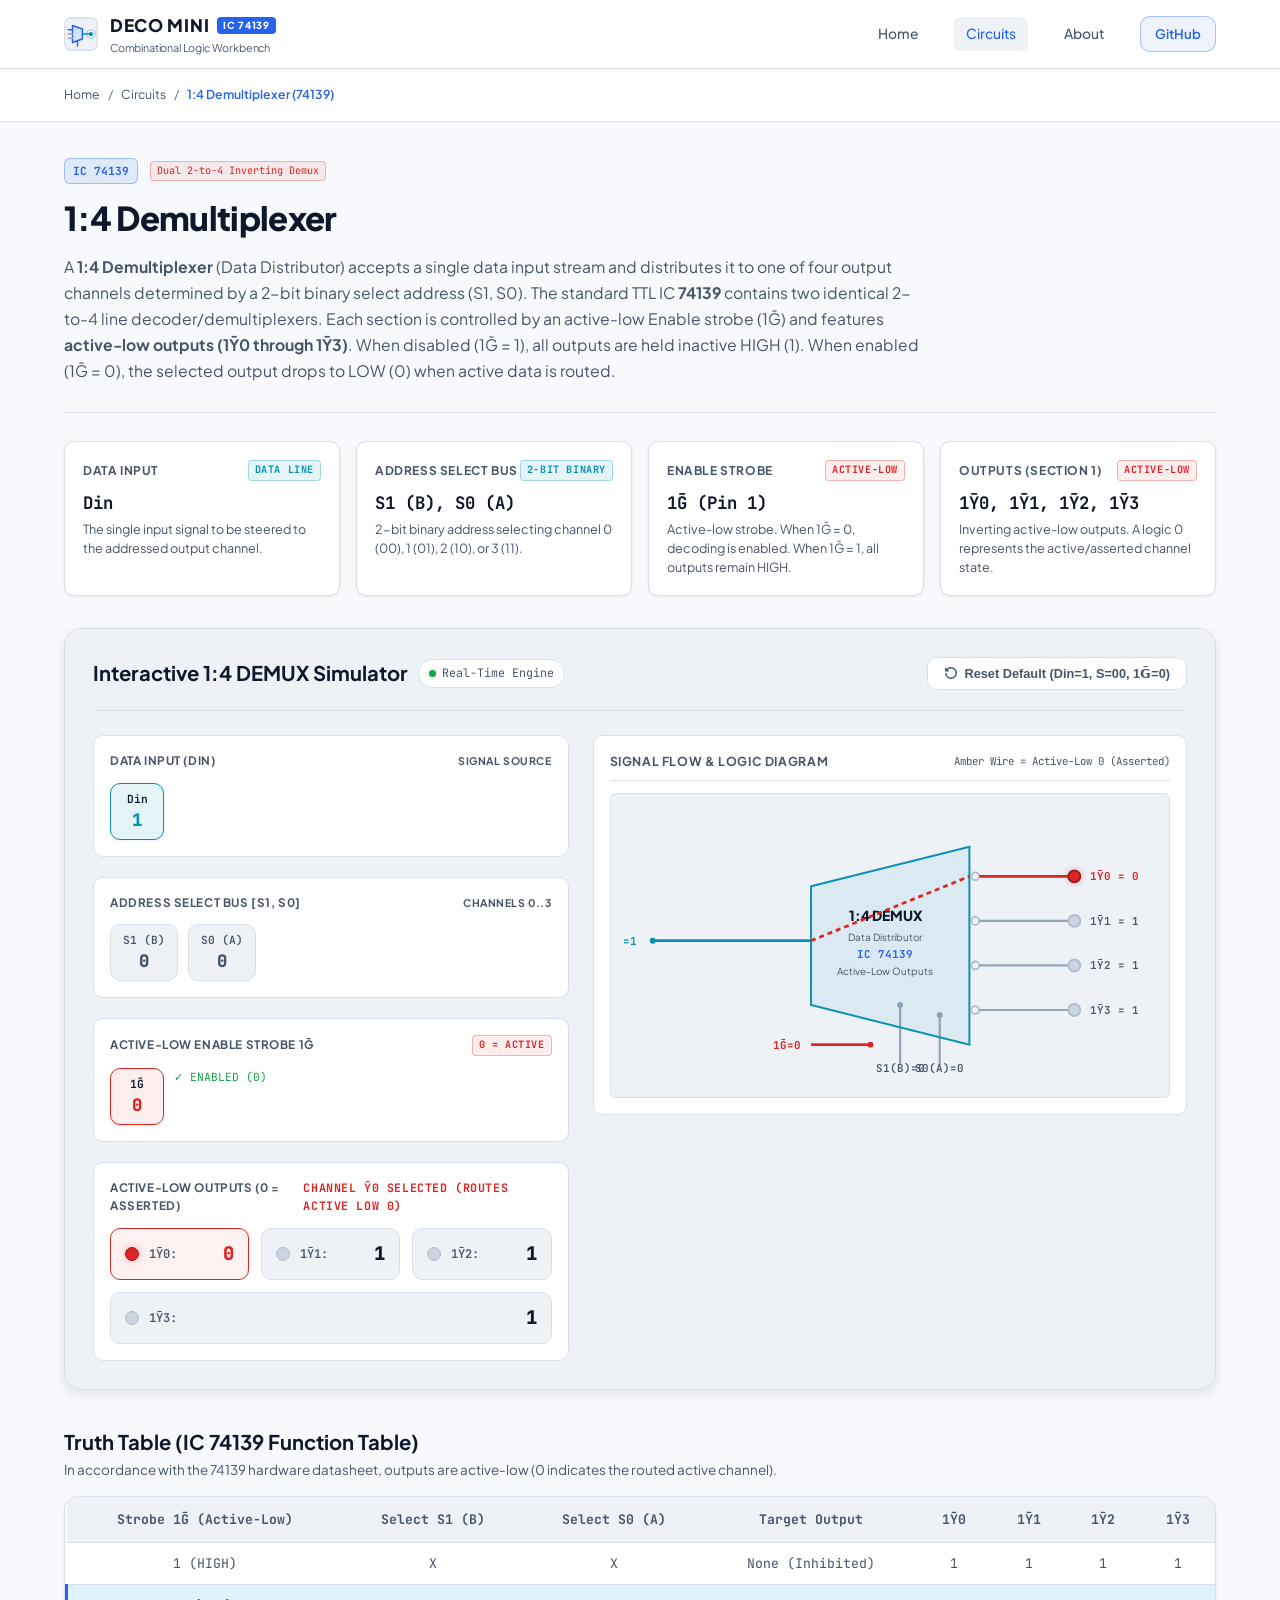
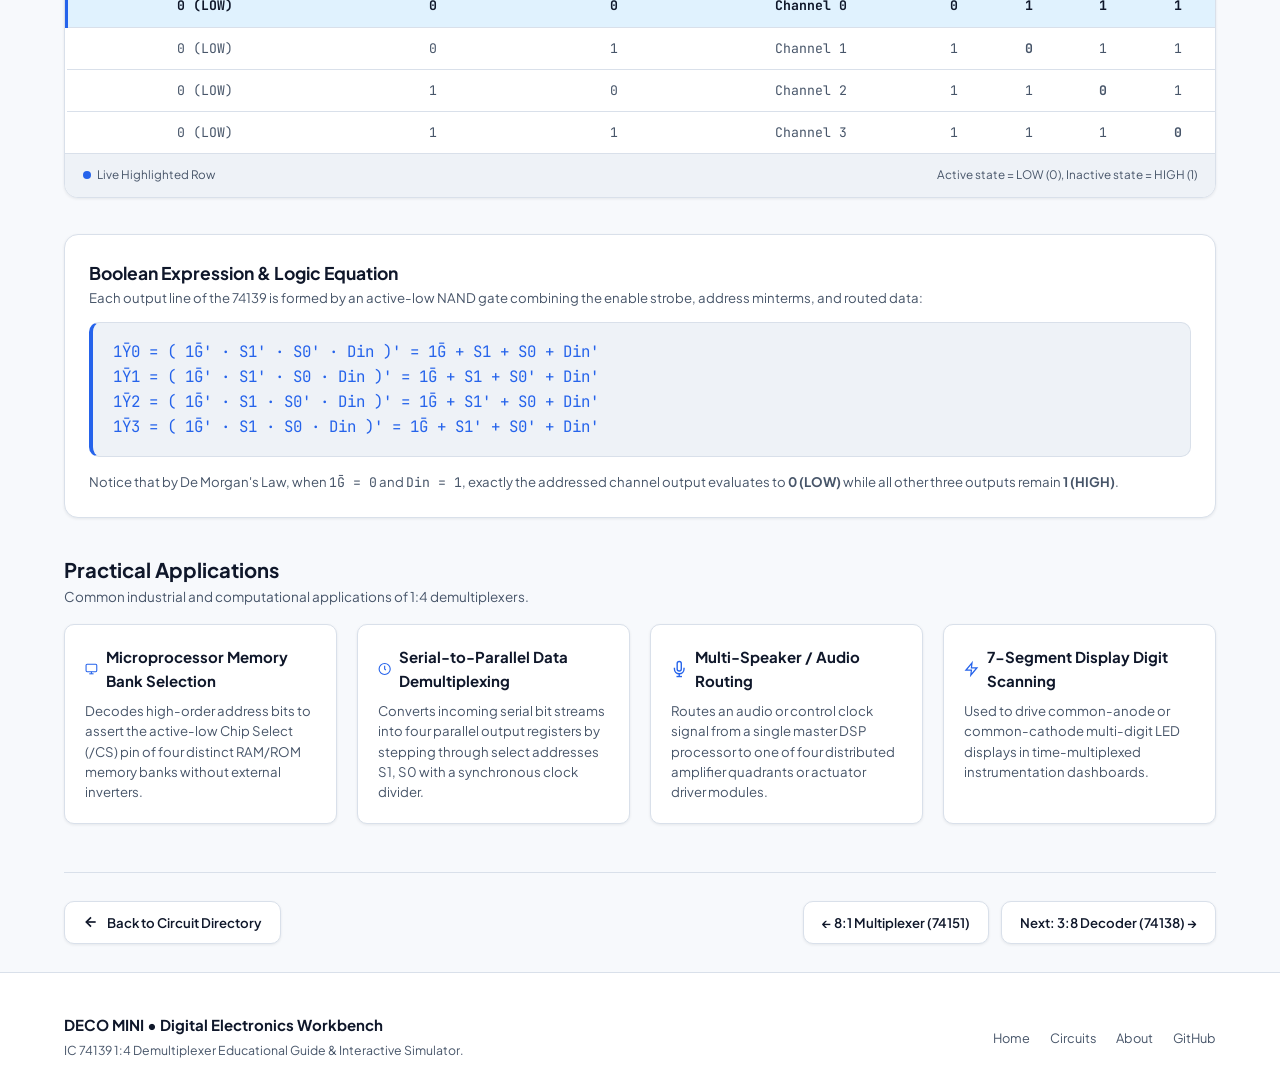
<file: pages/demux-1-4.html>
<!DOCTYPE html>
<html lang="en">
<head>
  <meta charset="UTF-8" />
  <meta name="viewport" content="width=device-width, initial-scale=1.0" />
  <title>1:4 Demultiplexer (IC 74139) — DECO MINI</title>
  <meta name="description" content="Interactive 1:4 Demultiplexer simulation, logic equations, truth table, and active-low pinout details for IC 74139." />
  
  <link rel="preconnect" href="https://fonts.googleapis.com" />
  <link rel="preconnect" href="https://fonts.gstatic.com" crossorigin />
  <link href="https://fonts.googleapis.com/css2?family=JetBrains+Mono:wght@400;500;600;700&family=Plus+Jakarta+Sans:wght@400;500;600;700;800&display=swap" rel="stylesheet" />

  <link rel="stylesheet" href="../css/style.css" />
  <link rel="icon" type="image/svg+xml" href="../assets/logo.svg" />
</head>
<body>

  <!-- Top Navigation Bar -->
  <header class="site-header">
    <div class="container nav-container">
      <a href="../index.html" class="brand">
        <img src="../assets/logo.svg" alt="DECO MINI Logo" />
        <div class="brand-meta">
          <span class="brand-name">
            DECO MINI
            <span class="brand-badge">IC 74139</span>
          </span>
          <span class="brand-tagline">Combinational Logic Workbench</span>
        </div>
      </a>

      <button class="mobile-menu-toggle" aria-label="Toggle navigation menu" aria-expanded="false">
        <svg width="24" height="24" viewBox="0 0 24 24" fill="none" stroke="currentColor" stroke-width="2" stroke-linecap="round" stroke-linejoin="round">
          <line x1="3" y1="12" x2="21" y2="12"></line>
          <line x1="3" y1="6" x2="21" y2="6"></line>
          <line x1="3" y1="18" x2="21" y2="18"></line>
        </svg>
      </button>

      <nav class="main-nav">
        <a href="../index.html" class="nav-link">Home</a>
        <a href="../index.html#circuits" class="nav-link active">Circuits</a>
        <a href="../index.html#about" class="nav-link">About</a>
        <a href="https://github.com/annanyaa03/deco" target="_blank" rel="noopener noreferrer" class="nav-btn">
          GitHub
        </a>
      </nav>
    </div>
  </header>

  <!-- Breadcrumbs -->
  <div class="breadcrumb-wrap">
    <div class="container breadcrumbs">
      <a href="../index.html">Home</a>
      <span class="separator">/</span>
      <a href="../index.html#circuits">Circuits</a>
      <span class="separator">/</span>
      <span class="current">1:4 Demultiplexer (74139)</span>
    </div>
  </div>

  <main class="container">
    <!-- 1. Title and IC Number & 2. Introduction and Working Principle -->
    <section class="circuit-header">
      <div class="circuit-header-top">
        <span class="ic-badge">IC 74139</span>
        <span class="badge-active-low">Dual 2-to-4 Inverting Demux</span>
      </div>
      <h1>1:4 Demultiplexer</h1>
      <p class="circuit-principle">
        A <strong>1:4 Demultiplexer</strong> (Data Distributor) accepts a single data input stream and distributes it to one of four output channels 
        determined by a 2-bit binary select address (S1, S0). The standard TTL IC <strong>74139</strong> contains two identical 2-to-4 line decoder/demultiplexers. 
        Each section is controlled by an active-low Enable strobe (1Ḡ) and features <strong>active-low outputs (1Ȳ0 through 1Ȳ3)</strong>. 
        When disabled (1Ḡ = 1), all outputs are held inactive HIGH (1). When enabled (1Ḡ = 0), the selected output drops to LOW (0) when active data is routed.
      </p>
    </section>

    <!-- 3. Technical Details Grid -->
    <section class="pin-details-grid">
      <div class="pin-detail-card">
        <h4>Data Input <span class="badge-active-high">Data Line</span></h4>
        <div class="pin-title">Din</div>
        <p>The single input signal to be steered to the addressed output channel.</p>
      </div>

      <div class="pin-detail-card">
        <h4>Address Select Bus <span class="badge-active-high">2-bit Binary</span></h4>
        <div class="pin-title">S1 (B), S0 (A)</div>
        <p>2-bit binary address selecting channel 0 (00), 1 (01), 2 (10), or 3 (11).</p>
      </div>

      <div class="pin-detail-card">
        <h4>Enable Strobe <span class="badge-active-low">Active-Low</span></h4>
        <div class="pin-title">1Ḡ (Pin 1)</div>
        <p>Active-low strobe. When 1Ḡ = 0, decoding is enabled. When 1Ḡ = 1, all outputs remain HIGH.</p>
      </div>

      <div class="pin-detail-card">
        <h4>Outputs (Section 1) <span class="badge-active-low">Active-Low</span></h4>
        <div class="pin-title">1Ȳ0, 1Ȳ1, 1Ȳ2, 1Ȳ3</div>
        <p>Inverting active-low outputs. A logic 0 represents the active/asserted channel state.</p>
      </div>
    </section>

    <!-- 7. Interactive Simulation & 4. Logic Diagram -->
    <section class="sim-workspace">
      <div class="sim-header">
        <div class="sim-header-title">
          <h2>Interactive 1:4 DEMUX Simulator</h2>
          <span class="sim-status-pill">
            <span class="status-dot"></span>
            Real-Time Engine
          </span>
        </div>
        <button type="button" class="sim-btn-reset" onclick="resetDemux()">
          <svg width="14" height="14" viewBox="0 0 24 24" fill="none" stroke="currentColor" stroke-width="2.5">
            <path d="M3 12a9 9 0 1 0 9-9 9.75 9.75 0 0 0-6.74 2.74L3 8"></path>
            <path d="M3 3v5h5"></path>
          </svg>
          Reset Default (Din=1, S=00, 1Ḡ=0)
        </button>
      </div>

      <div class="sim-main-grid">
        <!-- Input & Select Controls Left -->
        <div class="sim-controls-panel">
          <div class="control-group">
            <div class="control-group-title">
              <span>Data Input (Din)</span>
              <span style="font-size:0.7rem; color:var(--text-muted);">Signal Source</span>
            </div>
            <div class="switches-row" id="demux-data-switch"></div>
          </div>

          <div class="control-group">
            <div class="control-group-title">
              <span>Address Select Bus [S1, S0]</span>
              <span style="font-size:0.7rem; color:var(--text-muted);">Channels 0..3</span>
            </div>
            <div class="switches-row" id="demux-select-switches"></div>
          </div>

          <div class="control-group">
            <div class="control-group-title">
              <span>Active-Low Enable Strobe 1Ḡ</span>
              <span class="badge-active-low">0 = Active</span>
            </div>
            <div class="switches-row" id="demux-enable-switch"></div>
          </div>

          <!-- Outputs Display -->
          <div class="sim-outputs-panel">
            <div class="control-group-title">
              <span>Active-Low Outputs (0 = Asserted)</span>
              <span id="demux-sel-label" style="color:var(--sig-active-low); font-family:var(--font-mono);"></span>
            </div>
            <div class="outputs-display-grid">
              <div class="output-pill" id="demux-pill-y0">
                <span class="led-indicator" id="demux-led-y0"></span>
                <span class="out-name">1Ȳ0:</span>
                <span class="out-val" id="demux-val-y0">1</span>
              </div>
              <div class="output-pill" id="demux-pill-y1">
                <span class="led-indicator" id="demux-led-y1"></span>
                <span class="out-name">1Ȳ1:</span>
                <span class="out-val" id="demux-val-y1">1</span>
              </div>
              <div class="output-pill" id="demux-pill-y2">
                <span class="led-indicator" id="demux-led-y2"></span>
                <span class="out-name">1Ȳ2:</span>
                <span class="out-val" id="demux-val-y2">1</span>
              </div>
              <div class="output-pill" id="demux-pill-y3">
                <span class="led-indicator" id="demux-led-y3"></span>
                <span class="out-name">1Ȳ3:</span>
                <span class="out-val" id="demux-val-y3">1</span>
              </div>
            </div>
          </div>
        </div>

        <!-- Logic Schematic Diagram Right -->
        <div class="schematic-box">
          <div class="schematic-toolbar">
            <span class="schematic-title">Signal Flow &amp; Logic Diagram</span>
            <span style="font-size:0.72rem; color:var(--text-muted); font-family:var(--font-mono);">Amber Wire = Active-Low 0 (Asserted)</span>
          </div>
          <div class="schematic-svg-wrap" id="demux-schematic-svg"></div>
        </div>
      </div>
    </section>

    <!-- 5. Truth Table -->
    <section class="panel-section">
      <div class="panel-header">
        <h3>Truth Table (IC 74139 Function Table)</h3>
        <p>In accordance with the 74139 hardware datasheet, outputs are active-low (0 indicates the routed active channel).</p>
      </div>
      <div class="table-responsive">
        <table class="truth-table" id="demux-table">
          <thead>
            <tr>
              <th>Strobe 1Ḡ (Active-Low)</th>
              <th>Select S1 (B)</th>
              <th>Select S0 (A)</th>
              <th>Target Output</th>
              <th>1Ȳ0</th>
              <th>1Ȳ1</th>
              <th>1Ȳ2</th>
              <th>1Ȳ3</th>
            </tr>
          </thead>
          <tbody>
            <tr>
              <td>1 (HIGH)</td>
              <td>X</td>
              <td>X</td>
              <td>None (Inhibited)</td>
              <td>1</td>
              <td>1</td>
              <td>1</td>
              <td>1</td>
            </tr>
            <tr>
              <td>0 (LOW)</td>
              <td>0</td>
              <td>0</td>
              <td>Channel 0</td>
              <td><strong>0</strong></td>
              <td>1</td>
              <td>1</td>
              <td>1</td>
            </tr>
            <tr>
              <td>0 (LOW)</td>
              <td>0</td>
              <td>1</td>
              <td>Channel 1</td>
              <td>1</td>
              <td><strong>0</strong></td>
              <td>1</td>
              <td>1</td>
            </tr>
            <tr>
              <td>0 (LOW)</td>
              <td>1</td>
              <td>0</td>
              <td>Channel 2</td>
              <td>1</td>
              <td>1</td>
              <td><strong>0</strong></td>
              <td>1</td>
            </tr>
            <tr>
              <td>0 (LOW)</td>
              <td>1</td>
              <td>1</td>
              <td>Channel 3</td>
              <td>1</td>
              <td>1</td>
              <td>1</td>
              <td><strong>0</strong></td>
            </tr>
          </tbody>
        </table>
        <div class="table-legend">
          <span><span class="legend-dot"></span> Live Highlighted Row</span>
          <span style="margin-left:auto;">Active state = LOW (0), Inactive state = HIGH (1)</span>
        </div>
      </div>
    </section>

    <!-- 6. Boolean Expression -->
    <section class="panel-section">
      <div class="equation-card">
        <h3>Boolean Expression &amp; Logic Equation</h3>
        <p class="equation-note">
          Each output line of the 74139 is formed by an active-low NAND gate combining the enable strobe, address minterms, and routed data:
        </p>
        <div class="equation-box">
          1Ȳ0 = ( 1Ḡ' · S1' · S0' · Din )' = 1Ḡ + S1 + S0 + Din'<br />
          1Ȳ1 = ( 1Ḡ' · S1' · S0  · Din )' = 1Ḡ + S1 + S0' + Din'<br />
          1Ȳ2 = ( 1Ḡ' · S1  · S0' · Din )' = 1Ḡ + S1' + S0 + Din'<br />
          1Ȳ3 = ( 1Ḡ' · S1  · S0  · Din )' = 1Ḡ + S1' + S0' + Din'
        </div>
        <p class="equation-note">
          Notice that by De Morgan's Law, when <code>1Ḡ = 0</code> and <code>Din = 1</code>, exactly the addressed channel output evaluates to <strong>0 (LOW)</strong> while all other three outputs remain <strong>1 (HIGH)</strong>.
        </p>
      </div>
    </section>

    <!-- 8. Practical Applications -->
    <section class="panel-section">
      <div class="panel-header">
        <h3>Practical Applications</h3>
        <p>Common industrial and computational applications of 1:4 demultiplexers.</p>
      </div>
      <div class="apps-grid">
        <div class="app-card">
          <h4>
            <svg width="18" height="18" viewBox="0 0 24 24" fill="none" stroke="currentColor" stroke-width="2">
              <rect x="2" y="3" width="20" height="14" rx="2" ry="2"></rect>
              <line x1="8" y1="21" x2="16" y2="21"></line>
              <line x1="12" y1="17" x2="12" y2="21"></line>
            </svg>
            Microprocessor Memory Bank Selection
          </h4>
          <p>Decodes high-order address bits to assert the active-low Chip Select (/CS) pin of four distinct RAM/ROM memory banks without external inverters.</p>
        </div>

        <div class="app-card">
          <h4>
            <svg width="18" height="18" viewBox="0 0 24 24" fill="none" stroke="currentColor" stroke-width="2">
              <circle cx="12" cy="12" r="10"></circle>
              <polyline points="12 6 12 12 14 14"></polyline>
            </svg>
            Serial-to-Parallel Data Demultiplexing
          </h4>
          <p>Converts incoming serial bit streams into four parallel output registers by stepping through select addresses S1, S0 with a synchronous clock divider.</p>
        </div>

        <div class="app-card">
          <h4>
            <svg width="18" height="18" viewBox="0 0 24 24" fill="none" stroke="currentColor" stroke-width="2">
              <path d="M12 1a3 3 0 0 0-3 3v8a3 3 0 0 0 6 0V4a3 3 0 0 0-3-3z"></path>
              <path d="M19 10v2a7 7 0 0 1-14 0v-2"></path>
              <line x1="12" y1="19" x2="12" y2="23"></line>
              <line x1="8" y1="23" x2="16" y2="23"></line>
            </svg>
            Multi-Speaker / Audio Routing
          </h4>
          <p>Routes an audio or control clock signal from a single master DSP processor to one of four distributed amplifier quadrants or actuator driver modules.</p>
        </div>

        <div class="app-card">
          <h4>
            <svg width="18" height="18" viewBox="0 0 24 24" fill="none" stroke="currentColor" stroke-width="2">
              <polygon points="13 2 3 14 12 14 11 22 21 10 12 10 13 2"></polygon>
            </svg>
            7-Segment Display Digit Scanning
          </h4>
          <p>Used to drive common-anode or common-cathode multi-digit LED displays in time-multiplexed instrumentation dashboards.</p>
        </div>
      </div>
    </section>

    <!-- 9. Navigation Back to Directory & Next Circuit -->
    <nav class="circuit-nav-bar">
      <a href="../index.html#circuits" class="circuit-nav-link">
        <svg width="16" height="16" viewBox="0 0 24 24" fill="none" stroke="currentColor" stroke-width="2.5">
          <line x1="19" y1="12" x2="5" y2="12"></line>
          <polyline points="12 19 5 12 12 5"></polyline>
        </svg>
        Back to Circuit Directory
      </a>

      <div style="display:flex; gap:12px; flex-wrap:wrap;">
        <a href="mux-8-1.html" class="circuit-nav-link">
          ← 8:1 Multiplexer (74151)
        </a>
        <a href="decoder-3-8.html" class="circuit-nav-link">
          Next: 3:8 Decoder (74138) →
        </a>
      </div>
    </nav>
  </main>

  <!-- Footer -->
  <footer class="site-footer">
    <div class="container footer-content">
      <div>
        <div class="footer-brand">DECO MINI • Digital Electronics Workbench</div>
        <div class="footer-desc">IC 74139 1:4 Demultiplexer Educational Guide &amp; Interactive Simulator.</div>
      </div>
      <ul class="footer-links">
        <li><a href="../index.html">Home</a></li>
        <li><a href="../index.html#circuits">Circuits</a></li>
        <li><a href="../index.html#about">About</a></li>
        <li><a href="https://github.com/annanyaa03/deco" target="_blank" rel="noopener noreferrer">GitHub</a></li>
      </ul>
    </div>
  </footer>

  <script src="../js/main.js"></script>
  <script src="../js/demux.js"></script>
  <script>
    document.addEventListener("DOMContentLoaded", () => {
      initDemux();
    });
  </script>
</body>
</html>
</file>
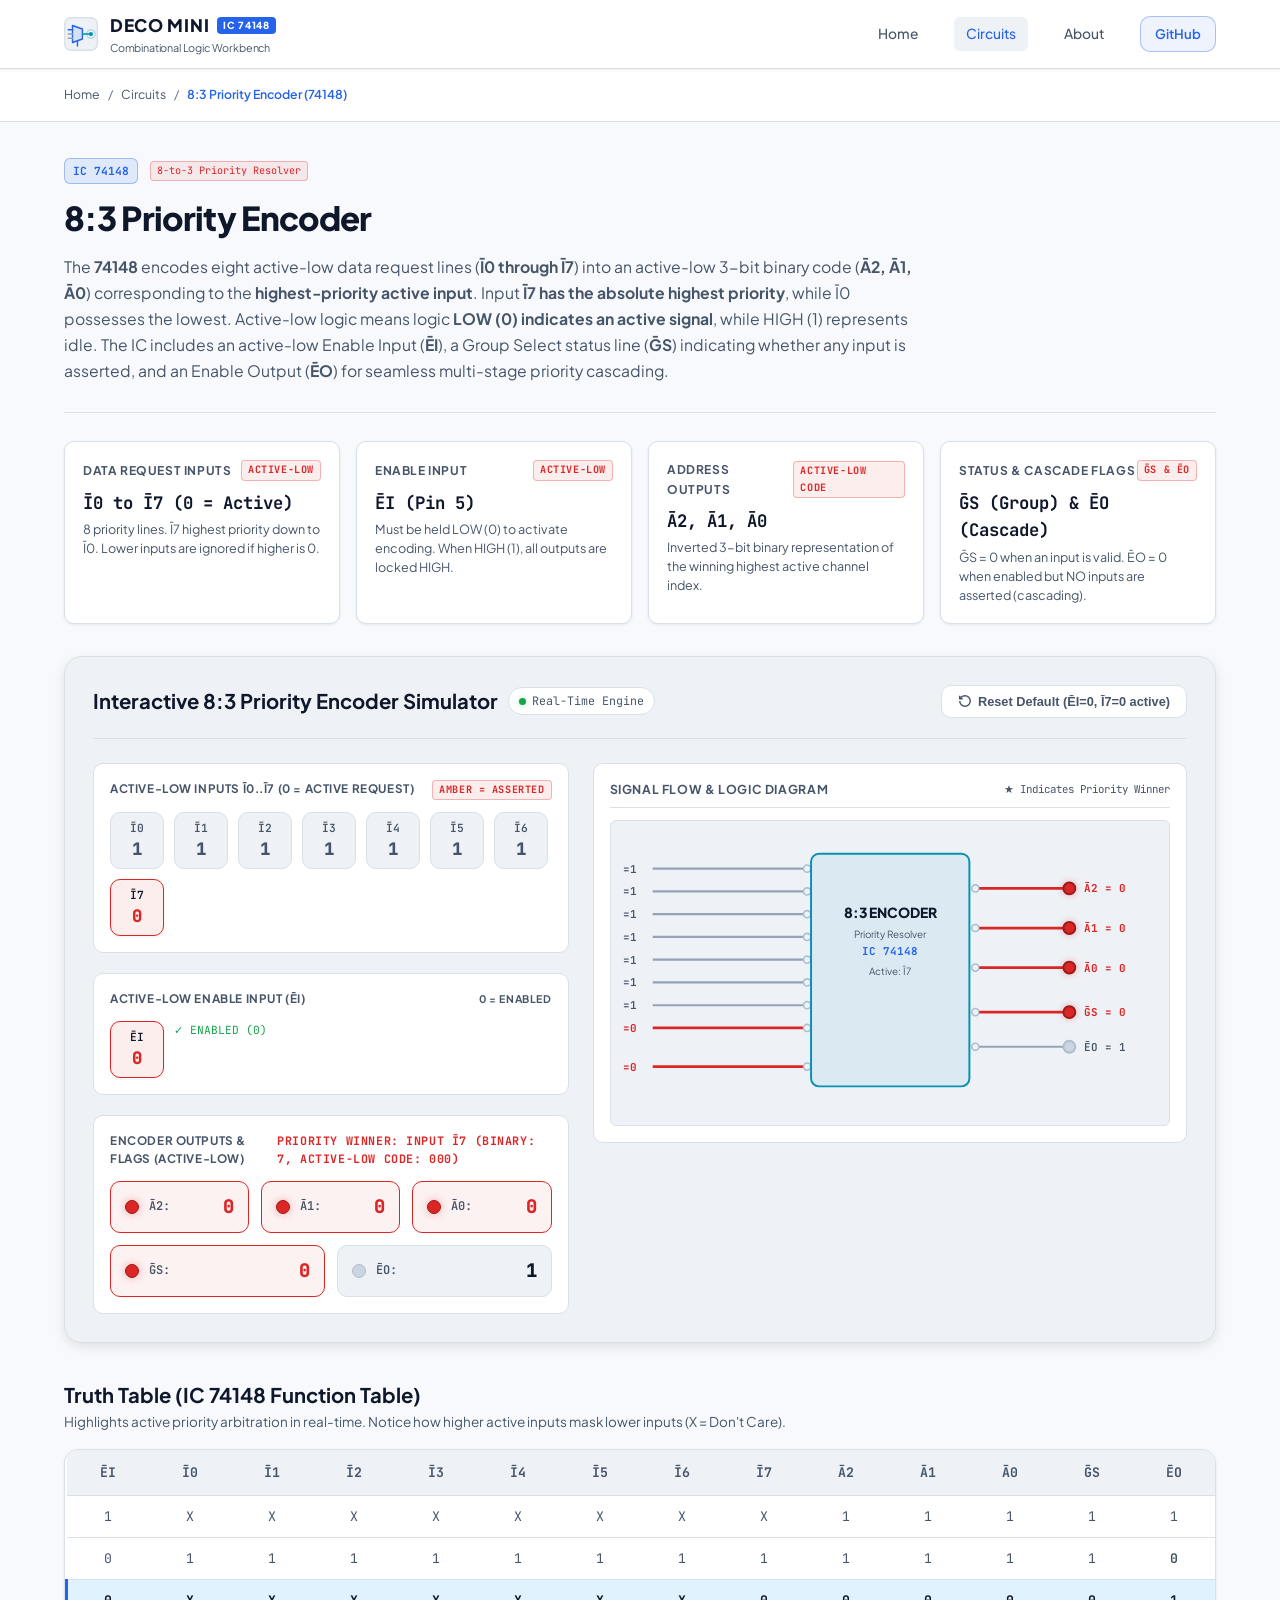
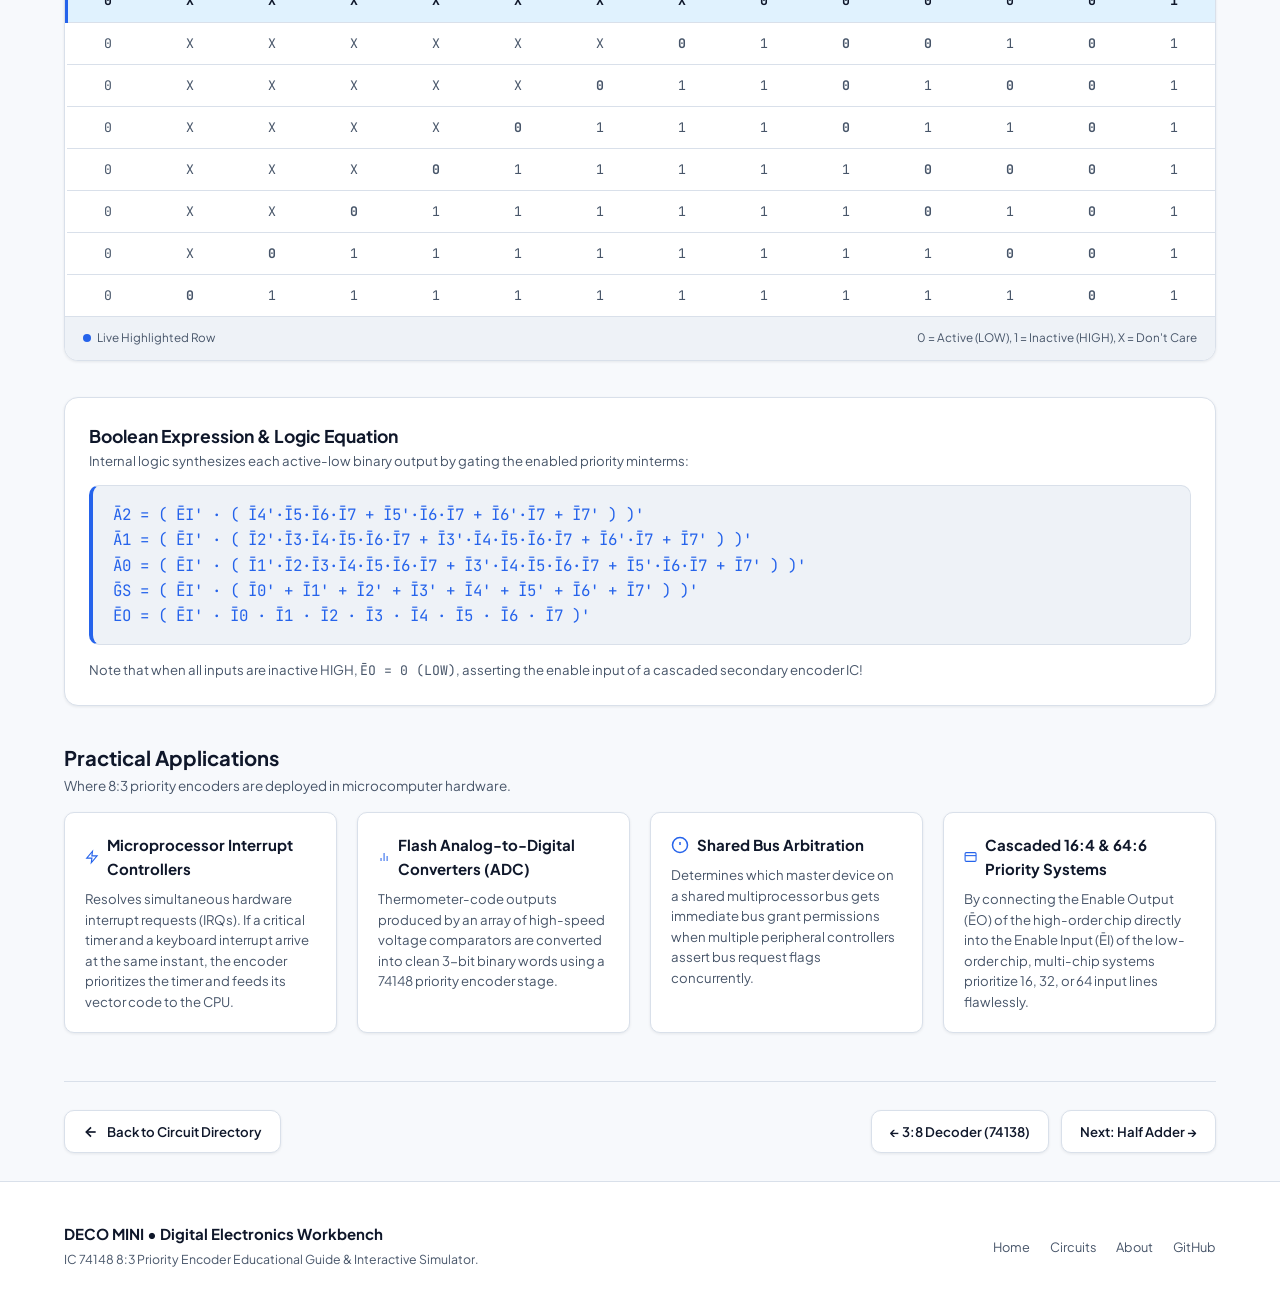
<file: pages/encoder-8-3.html>
<!DOCTYPE html>
<html lang="en">
<head>
  <meta charset="UTF-8" />
  <meta name="viewport" content="width=device-width, initial-scale=1.0" />
  <title>8:3 Priority Encoder (IC 74148) — DECO MINI</title>
  <meta name="description" content="Interactive 8:3 Priority Encoder simulation, logic equations, truth table, and cascading pinout details for IC 74148." />
  
  <link rel="preconnect" href="https://fonts.googleapis.com" />
  <link rel="preconnect" href="https://fonts.gstatic.com" crossorigin />
  <link href="https://fonts.googleapis.com/css2?family=JetBrains+Mono:wght@400;500;600;700&family=Plus+Jakarta+Sans:wght@400;500;600;700;800&display=swap" rel="stylesheet" />

  <link rel="stylesheet" href="../css/style.css" />
  <link rel="icon" type="image/svg+xml" href="../assets/logo.svg" />
</head>
<body>

  <!-- Top Navigation Bar -->
  <header class="site-header">
    <div class="container nav-container">
      <a href="../index.html" class="brand">
        <img src="../assets/logo.svg" alt="DECO MINI Logo" />
        <div class="brand-meta">
          <span class="brand-name">
            DECO MINI
            <span class="brand-badge">IC 74148</span>
          </span>
          <span class="brand-tagline">Combinational Logic Workbench</span>
        </div>
      </a>

      <button class="mobile-menu-toggle" aria-label="Toggle navigation menu" aria-expanded="false">
        <svg width="24" height="24" viewBox="0 0 24 24" fill="none" stroke="currentColor" stroke-width="2" stroke-linecap="round" stroke-linejoin="round">
          <line x1="3" y1="12" x2="21" y2="12"></line>
          <line x1="3" y1="6" x2="21" y2="6"></line>
          <line x1="3" y1="18" x2="21" y2="18"></line>
        </svg>
      </button>

      <nav class="main-nav">
        <a href="../index.html" class="nav-link">Home</a>
        <a href="../index.html#circuits" class="nav-link active">Circuits</a>
        <a href="../index.html#about" class="nav-link">About</a>
        <a href="https://github.com/annanyaa03/deco" target="_blank" rel="noopener noreferrer" class="nav-btn">
          GitHub
        </a>
      </nav>
    </div>
  </header>

  <!-- Breadcrumbs -->
  <div class="breadcrumb-wrap">
    <div class="container breadcrumbs">
      <a href="../index.html">Home</a>
      <span class="separator">/</span>
      <a href="../index.html#circuits">Circuits</a>
      <span class="separator">/</span>
      <span class="current">8:3 Priority Encoder (74148)</span>
    </div>
  </div>

  <main class="container">
    <!-- 1. Title and IC Number & 2. Introduction and Working Principle -->
    <section class="circuit-header">
      <div class="circuit-header-top">
        <span class="ic-badge">IC 74148</span>
        <span class="badge-active-low">8-to-3 Priority Resolver</span>
      </div>
      <h1>8:3 Priority Encoder</h1>
      <p class="circuit-principle">
        The <strong>74148</strong> encodes eight active-low data request lines (<strong>Ī0 through Ī7</strong>) into an active-low 3-bit binary code 
        (<strong>Ā2, Ā1, Ā0</strong>) corresponding to the <strong>highest-priority active input</strong>. 
        Input <strong>Ī7 has the absolute highest priority</strong>, while Ī0 possesses the lowest. 
        Active-low logic means logic <strong>LOW (0) indicates an active signal</strong>, while HIGH (1) represents idle. 
        The IC includes an active-low Enable Input (<strong>ĒI</strong>), a Group Select status line (<strong>ḠS</strong>) indicating whether any input is asserted, 
        and an Enable Output (<strong>ĒO</strong>) for seamless multi-stage priority cascading.
      </p>
    </section>

    <!-- 3. Technical Details Grid -->
    <section class="pin-details-grid">
      <div class="pin-detail-card">
        <h4>Data Request Inputs <span class="badge-active-low">Active-Low</span></h4>
        <div class="pin-title">Ī0 to Ī7 (0 = Active)</div>
        <p>8 priority lines. Ī7 highest priority down to Ī0. Lower inputs are ignored if higher is 0.</p>
      </div>

      <div class="pin-detail-card">
        <h4>Enable Input <span class="badge-active-low">Active-Low</span></h4>
        <div class="pin-title">ĒI (Pin 5)</div>
        <p>Must be held LOW (0) to activate encoding. When HIGH (1), all outputs are locked HIGH.</p>
      </div>

      <div class="pin-detail-card">
        <h4>Address Outputs <span class="badge-active-low">Active-Low Code</span></h4>
        <div class="pin-title">Ā2, Ā1, Ā0</div>
        <p>Inverted 3-bit binary representation of the winning highest active channel index.</p>
      </div>

      <div class="pin-detail-card">
        <h4>Status &amp; Cascade Flags <span class="badge-active-low">ḠS &amp; ĒO</span></h4>
        <div class="pin-title">ḠS (Group) &amp; ĒO (Cascade)</div>
        <p>ḠS = 0 when an input is valid. ĒO = 0 when enabled but NO inputs are asserted (cascading).</p>
      </div>
    </section>

    <!-- 7. Interactive Simulation & 4. Logic Diagram -->
    <section class="sim-workspace">
      <div class="sim-header">
        <div class="sim-header-title">
          <h2>Interactive 8:3 Priority Encoder Simulator</h2>
          <span class="sim-status-pill">
            <span class="status-dot"></span>
            Real-Time Engine
          </span>
        </div>
        <button type="button" class="sim-btn-reset" onclick="resetEncoder()">
          <svg width="14" height="14" viewBox="0 0 24 24" fill="none" stroke="currentColor" stroke-width="2.5">
            <path d="M3 12a9 9 0 1 0 9-9 9.75 9.75 0 0 0-6.74 2.74L3 8"></path>
            <path d="M3 3v5h5"></path>
          </svg>
          Reset Default (ĒI=0, Ī7=0 active)
        </button>
      </div>

      <div class="sim-main-grid">
        <!-- Input & Select Controls Left -->
        <div class="sim-controls-panel">
          <div class="control-group">
            <div class="control-group-title">
              <span>Active-Low Inputs Ī0..Ī7 (0 = Active Request)</span>
              <span class="badge-active-low">Amber = Asserted</span>
            </div>
            <div class="switches-row" id="encoder-input-switches"></div>
          </div>

          <div class="control-group">
            <div class="control-group-title">
              <span>Active-Low Enable Input (ĒI)</span>
              <span style="font-size:0.7rem; color:var(--text-muted);">0 = Enabled</span>
            </div>
            <div class="switches-row" id="encoder-ei-switch"></div>
          </div>

          <!-- Outputs Display -->
          <div class="sim-outputs-panel">
            <div class="control-group-title">
              <span>Encoder Outputs &amp; Flags (Active-Low)</span>
              <span id="encoder-sel-label" style="color:var(--sig-active-low); font-family:var(--font-mono);"></span>
            </div>
            <div class="outputs-display-grid">
              <div class="output-pill" id="encoder-a2-pill">
                <span class="led-indicator" id="encoder-a2-led"></span>
                <span class="out-name">Ā2:</span>
                <span class="out-val" id="encoder-a2-val">0</span>
              </div>
              <div class="output-pill" id="encoder-a1-pill">
                <span class="led-indicator" id="encoder-a1-led"></span>
                <span class="out-name">Ā1:</span>
                <span class="out-val" id="encoder-a1-val">0</span>
              </div>
              <div class="output-pill" id="encoder-a0-pill">
                <span class="led-indicator" id="encoder-a0-led"></span>
                <span class="out-name">Ā0:</span>
                <span class="out-val" id="encoder-a0-val">0</span>
              </div>
              <div class="output-pill" id="encoder-gs-pill">
                <span class="led-indicator" id="encoder-gs-led"></span>
                <span class="out-name">ḠS:</span>
                <span class="out-val" id="encoder-gs-val">0</span>
              </div>
              <div class="output-pill" id="encoder-eo-pill">
                <span class="led-indicator" id="encoder-eo-led"></span>
                <span class="out-name">ĒO:</span>
                <span class="out-val" id="encoder-eo-val">1</span>
              </div>
            </div>
          </div>
        </div>

        <!-- Logic Schematic Diagram Right -->
        <div class="schematic-box">
          <div class="schematic-toolbar">
            <span class="schematic-title">Signal Flow &amp; Logic Diagram</span>
            <span style="font-size:0.72rem; color:var(--text-muted); font-family:var(--font-mono);">★ Indicates Priority Winner</span>
          </div>
          <div class="schematic-svg-wrap" id="encoder-schematic-svg"></div>
        </div>
      </div>
    </section>

    <!-- 5. Truth Table -->
    <section class="panel-section">
      <div class="panel-header">
        <h3>Truth Table (IC 74148 Function Table)</h3>
        <p>Highlights active priority arbitration in real-time. Notice how higher active inputs mask lower inputs (X = Don't Care).</p>
      </div>
      <div class="table-responsive">
        <table class="truth-table" id="encoder-table">
          <thead>
            <tr>
              <th>ĒI</th>
              <th>Ī0</th><th>Ī1</th><th>Ī2</th><th>Ī3</th><th>Ī4</th><th>Ī5</th><th>Ī6</th><th>Ī7</th>
              <th>Ā2</th><th>Ā1</th><th>Ā0</th>
              <th>ḠS</th><th>ĒO</th>
            </tr>
          </thead>
          <tbody>
            <tr>
              <td>1</td>
              <td>X</td><td>X</td><td>X</td><td>X</td><td>X</td><td>X</td><td>X</td><td>X</td>
              <td>1</td><td>1</td><td>1</td>
              <td>1</td><td>1</td>
            </tr>
            <tr>
              <td>0</td>
              <td>1</td><td>1</td><td>1</td><td>1</td><td>1</td><td>1</td><td>1</td><td>1</td>
              <td>1</td><td>1</td><td>1</td>
              <td>1</td><td><strong>0</strong></td>
            </tr>
            <tr>
              <td>0</td>
              <td>X</td><td>X</td><td>X</td><td>X</td><td>X</td><td>X</td><td>X</td><td><strong>0</strong></td>
              <td><strong>0</strong></td><td><strong>0</strong></td><td><strong>0</strong></td>
              <td><strong>0</strong></td><td>1</td>
            </tr>
            <tr>
              <td>0</td>
              <td>X</td><td>X</td><td>X</td><td>X</td><td>X</td><td>X</td><td><strong>0</strong></td><td>1</td>
              <td><strong>0</strong></td><td><strong>0</strong></td><td>1</td>
              <td><strong>0</strong></td><td>1</td>
            </tr>
            <tr>
              <td>0</td>
              <td>X</td><td>X</td><td>X</td><td>X</td><td>X</td><td><strong>0</strong></td><td>1</td><td>1</td>
              <td><strong>0</strong></td><td>1</td><td><strong>0</strong></td>
              <td><strong>0</strong></td><td>1</td>
            </tr>
            <tr>
              <td>0</td>
              <td>X</td><td>X</td><td>X</td><td>X</td><td><strong>0</strong></td><td>1</td><td>1</td><td>1</td>
              <td><strong>0</strong></td><td>1</td><td>1</td>
              <td><strong>0</strong></td><td>1</td>
            </tr>
            <tr>
              <td>0</td>
              <td>X</td><td>X</td><td>X</td><td><strong>0</strong></td><td>1</td><td>1</td><td>1</td><td>1</td>
              <td>1</td><td><strong>0</strong></td><td><strong>0</strong></td>
              <td><strong>0</strong></td><td>1</td>
            </tr>
            <tr>
              <td>0</td>
              <td>X</td><td>X</td><td><strong>0</strong></td><td>1</td><td>1</td><td>1</td><td>1</td><td>1</td>
              <td>1</td><td><strong>0</strong></td><td>1</td>
              <td><strong>0</strong></td><td>1</td>
            </tr>
            <tr>
              <td>0</td>
              <td>X</td><td><strong>0</strong></td><td>1</td><td>1</td><td>1</td><td>1</td><td>1</td><td>1</td>
              <td>1</td><td>1</td><td><strong>0</strong></td>
              <td><strong>0</strong></td><td>1</td>
            </tr>
            <tr>
              <td>0</td>
              <td><strong>0</strong></td><td>1</td><td>1</td><td>1</td><td>1</td><td>1</td><td>1</td><td>1</td>
              <td>1</td><td>1</td><td>1</td>
              <td><strong>0</strong></td><td>1</td>
            </tr>
          </tbody>
        </table>
        <div class="table-legend">
          <span><span class="legend-dot"></span> Live Highlighted Row</span>
          <span style="margin-left:auto;">0 = Active (LOW), 1 = Inactive (HIGH), X = Don't Care</span>
        </div>
      </div>
    </section>

    <!-- 6. Boolean Expression -->
    <section class="panel-section">
      <div class="equation-card">
        <h3>Boolean Expression &amp; Logic Equation</h3>
        <p class="equation-note">
          Internal logic synthesizes each active-low binary output by gating the enabled priority minterms:
        </p>
        <div class="equation-box">
          Ā2 = ( ĒI' · ( Ī4'·Ī5·Ī6·Ī7 + Ī5'·Ī6·Ī7 + Ī6'·Ī7 + Ī7' ) )'<br />
          Ā1 = ( ĒI' · ( Ī2'·Ī3·Ī4·Ī5·Ī6·Ī7 + Ī3'·Ī4·Ī5·Ī6·Ī7 + Ī6'·Ī7 + Ī7' ) )'<br />
          Ā0 = ( ĒI' · ( Ī1'·Ī2·Ī3·Ī4·Ī5·Ī6·Ī7 + Ī3'·Ī4·Ī5·Ī6·Ī7 + Ī5'·Ī6·Ī7 + Ī7' ) )'<br />
          ḠS = ( ĒI' · ( Ī0' + Ī1' + Ī2' + Ī3' + Ī4' + Ī5' + Ī6' + Ī7' ) )'<br />
          ĒO = ( ĒI' · Ī0 · Ī1 · Ī2 · Ī3 · Ī4 · Ī5 · Ī6 · Ī7 )'
        </div>
        <p class="equation-note">
          Note that when all inputs are inactive HIGH, <code>ĒO = 0 (LOW)</code>, asserting the enable input of a cascaded secondary encoder IC!
        </p>
      </div>
    </section>

    <!-- 8. Practical Applications -->
    <section class="panel-section">
      <div class="panel-header">
        <h3>Practical Applications</h3>
        <p>Where 8:3 priority encoders are deployed in microcomputer hardware.</p>
      </div>
      <div class="apps-grid">
        <div class="app-card">
          <h4>
            <svg width="18" height="18" viewBox="0 0 24 24" fill="none" stroke="currentColor" stroke-width="2">
              <polygon points="13 2 3 14 12 14 11 22 21 10 12 10 13 2"></polygon>
            </svg>
            Microprocessor Interrupt Controllers
          </h4>
          <p>Resolves simultaneous hardware interrupt requests (IRQs). If a critical timer and a keyboard interrupt arrive at the same instant, the encoder prioritizes the timer and feeds its vector code to the CPU.</p>
        </div>

        <div class="app-card">
          <h4>
            <svg width="18" height="18" viewBox="0 0 24 24" fill="none" stroke="currentColor" stroke-width="2">
              <path d="M18 20V10"></path>
              <path d="M12 20V4"></path>
              <path d="M6 20v-6"></path>
            </svg>
            Flash Analog-to-Digital Converters (ADC)
          </h4>
          <p>Thermometer-code outputs produced by an array of high-speed voltage comparators are converted into clean 3-bit binary words using a 74148 priority encoder stage.</p>
        </div>

        <div class="app-card">
          <h4>
            <svg width="18" height="18" viewBox="0 0 24 24" fill="none" stroke="currentColor" stroke-width="2">
              <circle cx="12" cy="12" r="10"></circle>
              <line x1="12" y1="8" x2="12" y2="12"></line>
              <line x1="12" y1="16" x2="12.01" y2="16"></line>
            </svg>
            Shared Bus Arbitration
          </h4>
          <p>Determines which master device on a shared multiprocessor bus gets immediate bus grant permissions when multiple peripheral controllers assert bus request flags concurrently.</p>
        </div>

        <div class="app-card">
          <h4>
            <svg width="18" height="18" viewBox="0 0 24 24" fill="none" stroke="currentColor" stroke-width="2">
              <rect x="2" y="4" width="20" height="16" rx="2"></rect>
              <path d="M7 15h0M2 9.5h20"></path>
            </svg>
            Cascaded 16:4 &amp; 64:6 Priority Systems
          </h4>
          <p>By connecting the Enable Output (ĒO) of the high-order chip directly into the Enable Input (ĒI) of the low-order chip, multi-chip systems prioritize 16, 32, or 64 input lines flawlessly.</p>
        </div>
      </div>
    </section>

    <!-- 9. Navigation Back to Directory & Next Circuit -->
    <nav class="circuit-nav-bar">
      <a href="../index.html#circuits" class="circuit-nav-link">
        <svg width="16" height="16" viewBox="0 0 24 24" fill="none" stroke="currentColor" stroke-width="2.5">
          <line x1="19" y1="12" x2="5" y2="12"></line>
          <polyline points="12 19 5 12 12 5"></polyline>
        </svg>
        Back to Circuit Directory
      </a>

      <div style="display:flex; gap:12px; flex-wrap:wrap;">
        <a href="decoder-3-8.html" class="circuit-nav-link">
          ← 3:8 Decoder (74138)
        </a>
        <a href="half-adder.html" class="circuit-nav-link">
          Next: Half Adder →
        </a>
      </div>
    </nav>
  </main>

  <!-- Footer -->
  <footer class="site-footer">
    <div class="container footer-content">
      <div>
        <div class="footer-brand">DECO MINI • Digital Electronics Workbench</div>
        <div class="footer-desc">IC 74148 8:3 Priority Encoder Educational Guide &amp; Interactive Simulator.</div>
      </div>
      <ul class="footer-links">
        <li><a href="../index.html">Home</a></li>
        <li><a href="../index.html#circuits">Circuits</a></li>
        <li><a href="../index.html#about">About</a></li>
        <li><a href="https://github.com/annanyaa03/deco" target="_blank" rel="noopener noreferrer">GitHub</a></li>
      </ul>
    </div>
  </footer>

  <script src="../js/main.js"></script>
  <script src="../js/encoder.js"></script>
  <script>
    document.addEventListener("DOMContentLoaded", () => {
      initEncoder();
    });
  </script>
</body>
</html>
</file>
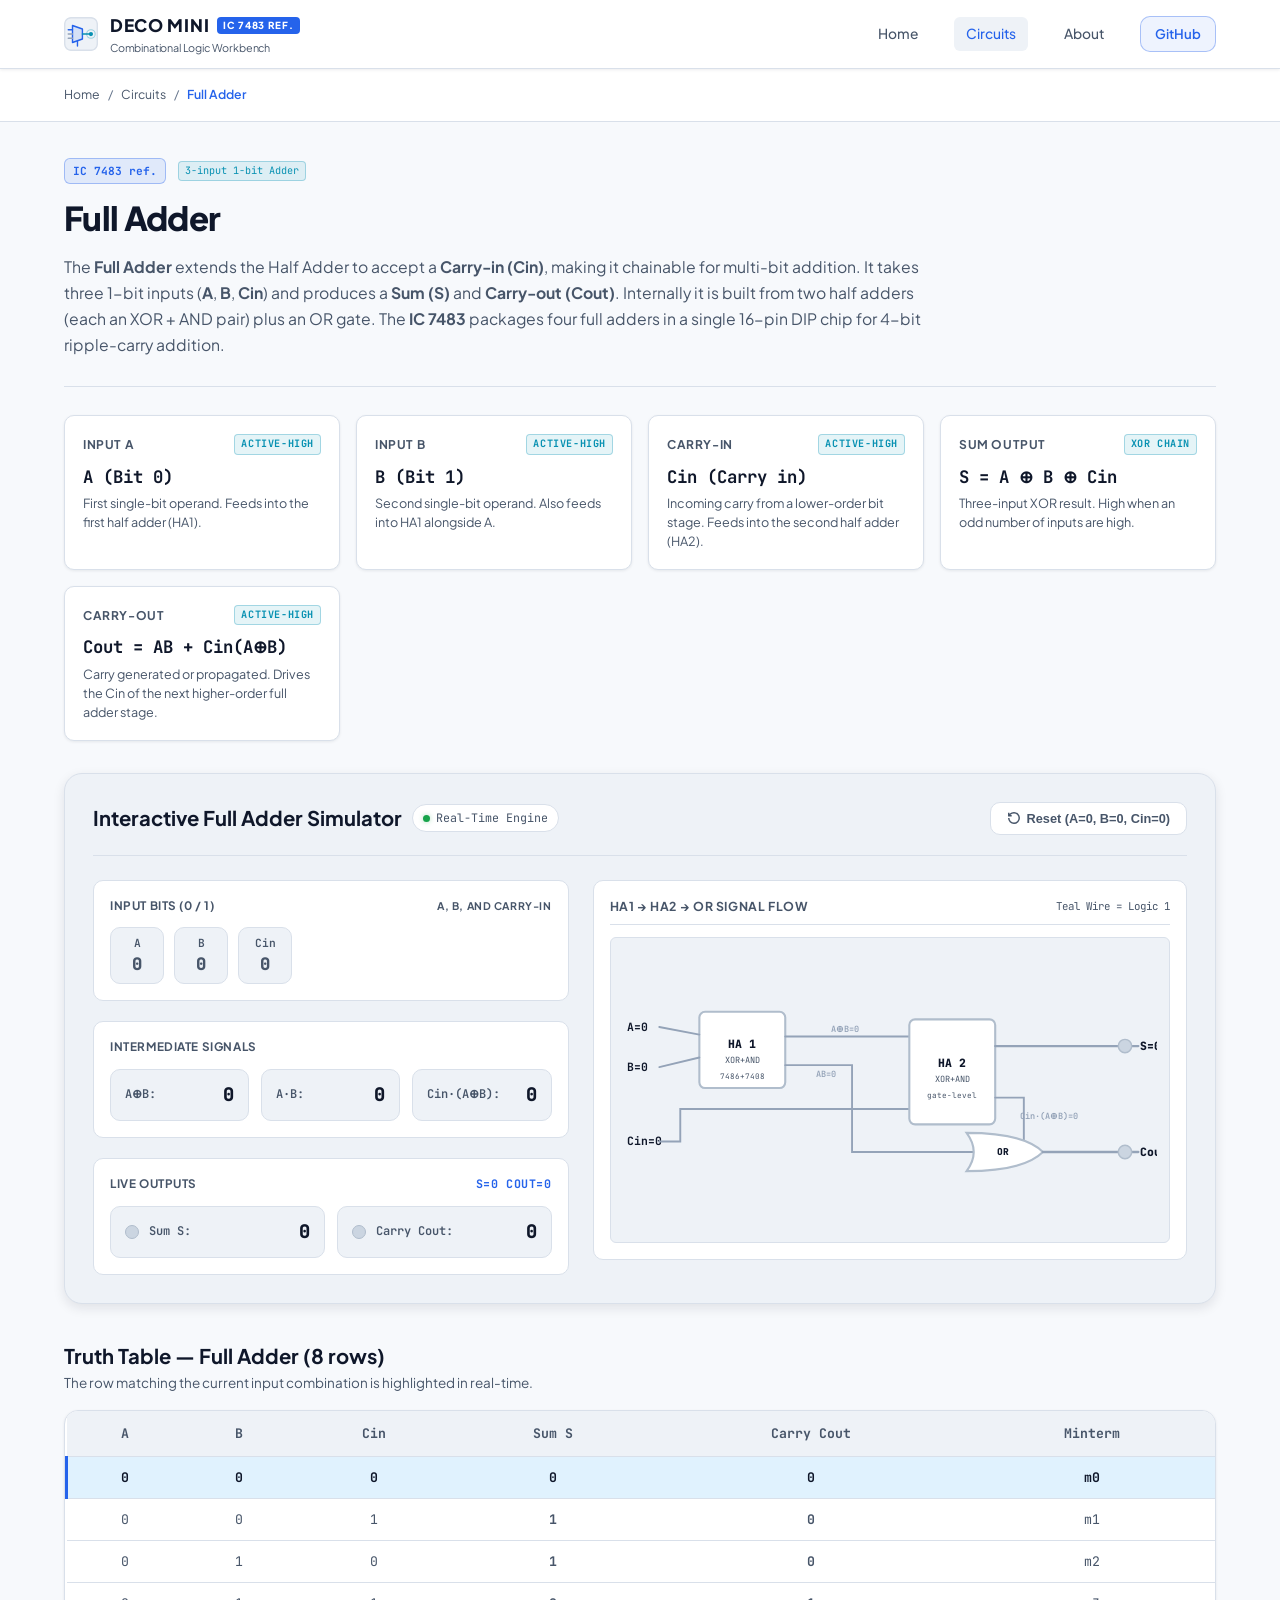
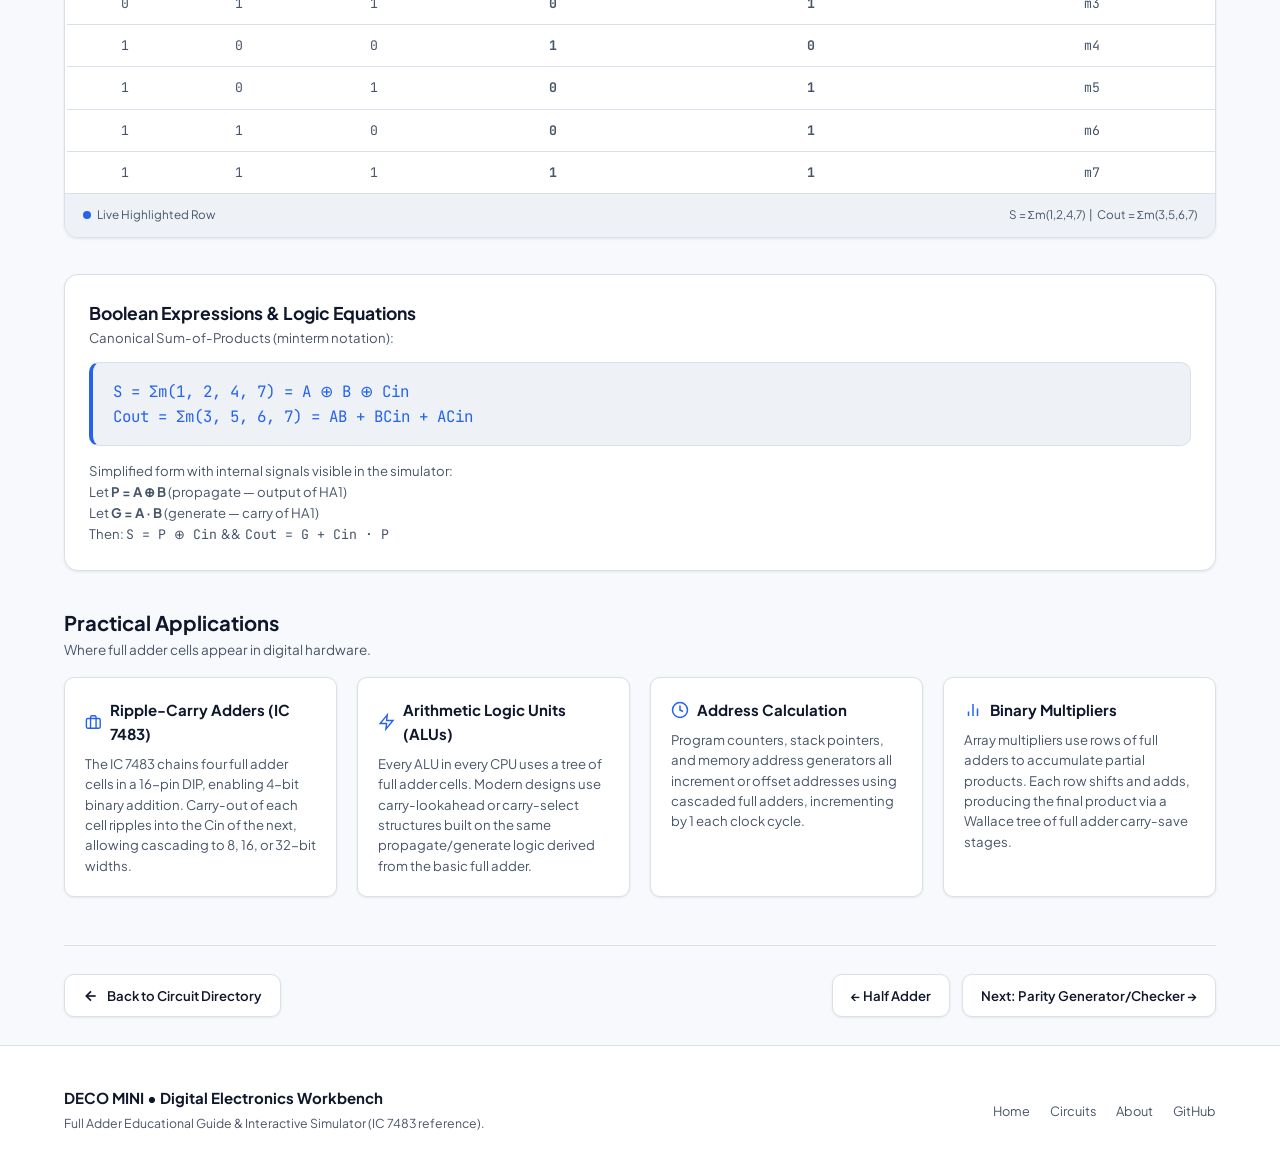
<file: pages/full-adder.html>
<!DOCTYPE html>
<html lang="en">
<head>
  <meta charset="UTF-8" />
  <meta name="viewport" content="width=device-width, initial-scale=1.0" />
  <title>Full Adder — DECO MINI</title>
  <meta name="description" content="Interactive Full Adder simulation built from two half adders and an OR gate. See IC 7483 4-bit adder context, live SVG, truth table, and Boolean equations." />

  <link rel="preconnect" href="https://fonts.googleapis.com" />
  <link rel="preconnect" href="https://fonts.gstatic.com" crossorigin />
  <link href="https://fonts.googleapis.com/css2?family=JetBrains+Mono:wght@400;500;600;700&family=Plus+Jakarta+Sans:wght@400;500;600;700;800&display=swap" rel="stylesheet" />

  <link rel="stylesheet" href="../css/style.css" />
  <link rel="icon" type="image/svg+xml" href="../assets/logo.svg" />
</head>
<body>

  <!-- Top Navigation Bar -->
  <header class="site-header">
    <div class="container nav-container">
      <a href="../index.html" class="brand">
        <img src="../assets/logo.svg" alt="DECO MINI Logo" />
        <div class="brand-meta">
          <span class="brand-name">
            DECO MINI
            <span class="brand-badge">IC 7483 ref.</span>
          </span>
          <span class="brand-tagline">Combinational Logic Workbench</span>
        </div>
      </a>

      <button class="mobile-menu-toggle" aria-label="Toggle navigation menu" aria-expanded="false">
        <svg width="24" height="24" viewBox="0 0 24 24" fill="none" stroke="currentColor" stroke-width="2" stroke-linecap="round" stroke-linejoin="round">
          <line x1="3" y1="12" x2="21" y2="12"></line>
          <line x1="3" y1="6" x2="21" y2="6"></line>
          <line x1="3" y1="18" x2="21" y2="18"></line>
        </svg>
      </button>

      <nav class="main-nav">
        <a href="../index.html" class="nav-link">Home</a>
        <a href="../index.html#circuits" class="nav-link active">Circuits</a>
        <a href="../index.html#about" class="nav-link">About</a>
        <a href="https://github.com/annanyaa03/deco" target="_blank" rel="noopener noreferrer" class="nav-btn">
          GitHub
        </a>
      </nav>
    </div>
  </header>

  <!-- Breadcrumbs -->
  <div class="breadcrumb-wrap">
    <div class="container breadcrumbs">
      <a href="../index.html">Home</a>
      <span class="separator">/</span>
      <a href="../index.html#circuits">Circuits</a>
      <span class="separator">/</span>
      <span class="current">Full Adder</span>
    </div>
  </div>

  <main class="container">
    <!-- 1. Title & 2. Introduction -->
    <section class="circuit-header">
      <div class="circuit-header-top">
        <span class="ic-badge">IC 7483 ref.</span>
        <span class="badge-active-high">3-input 1-bit Adder</span>
      </div>
      <h1>Full Adder</h1>
      <p class="circuit-principle">
        The <strong>Full Adder</strong> extends the Half Adder to accept a <strong>Carry-in (Cin)</strong>,
        making it chainable for multi-bit addition. It takes three 1-bit inputs (<strong>A</strong>, <strong>B</strong>, <strong>Cin</strong>)
        and produces a <strong>Sum (S)</strong> and <strong>Carry-out (Cout)</strong>.
        Internally it is built from two half adders (each an XOR + AND pair) plus an OR gate.
        The <strong>IC 7483</strong> packages four full adders in a single 16-pin DIP chip for 4-bit ripple-carry addition.
      </p>
    </section>

    <!-- 3. Pin Details -->
    <section class="pin-details-grid">
      <div class="pin-detail-card">
        <h4>Input A <span class="badge-active-high">Active-High</span></h4>
        <div class="pin-title">A (Bit 0)</div>
        <p>First single-bit operand. Feeds into the first half adder (HA1).</p>
      </div>

      <div class="pin-detail-card">
        <h4>Input B <span class="badge-active-high">Active-High</span></h4>
        <div class="pin-title">B (Bit 1)</div>
        <p>Second single-bit operand. Also feeds into HA1 alongside A.</p>
      </div>

      <div class="pin-detail-card">
        <h4>Carry-In <span class="badge-active-high">Active-High</span></h4>
        <div class="pin-title">Cin (Carry in)</div>
        <p>Incoming carry from a lower-order bit stage. Feeds into the second half adder (HA2).</p>
      </div>

      <div class="pin-detail-card">
        <h4>Sum Output <span class="badge-active-high">XOR chain</span></h4>
        <div class="pin-title">S = A ⊕ B ⊕ Cin</div>
        <p>Three-input XOR result. High when an odd number of inputs are high.</p>
      </div>

      <div class="pin-detail-card">
        <h4>Carry-Out <span class="badge-active-high">Active-High</span></h4>
        <div class="pin-title">Cout = AB + Cin(A⊕B)</div>
        <p>Carry generated or propagated. Drives the Cin of the next higher-order full adder stage.</p>
      </div>
    </section>

    <!-- 7. Interactive Simulation & 4. Logic Diagram -->
    <section class="sim-workspace">
      <div class="sim-header">
        <div class="sim-header-title">
          <h2>Interactive Full Adder Simulator</h2>
          <span class="sim-status-pill">
            <span class="status-dot"></span>
            Real-Time Engine
          </span>
        </div>
        <button type="button" class="sim-btn-reset" onclick="resetFullAdder()">
          <svg width="14" height="14" viewBox="0 0 24 24" fill="none" stroke="currentColor" stroke-width="2.5">
            <path d="M3 12a9 9 0 1 0 9-9 9.75 9.75 0 0 0-6.74 2.74L3 8"></path>
            <path d="M3 3v5h5"></path>
          </svg>
          Reset (A=0, B=0, Cin=0)
        </button>
      </div>

      <div class="sim-main-grid">
        <!-- Controls Left -->
        <div class="sim-controls-panel">
          <div class="control-group">
            <div class="control-group-title">
              <span>Input Bits (0 / 1)</span>
              <span style="font-size:0.7rem; color:var(--text-muted);">A, B, and Carry-in</span>
            </div>
            <div class="switches-row" id="fa-input-switches"></div>
          </div>

          <!-- Intermediate Signals -->
          <div class="control-group">
            <div class="control-group-title">
              <span>Intermediate Signals</span>
            </div>
            <div class="outputs-display-grid">
              <div class="output-pill" id="fa-pill-axb">
                <span class="out-name">A⊕B:</span>
                <span class="out-val" id="fa-val-axb">0</span>
              </div>
              <div class="output-pill" id="fa-pill-ab">
                <span class="out-name">A·B:</span>
                <span class="out-val" id="fa-val-ab">0</span>
              </div>
              <div class="output-pill" id="fa-pill-cin-axb">
                <span class="out-name">Cin·(A⊕B):</span>
                <span class="out-val" id="fa-val-cin-axb">0</span>
              </div>
            </div>
          </div>

          <!-- Outputs Display -->
          <div class="sim-outputs-panel">
            <div class="control-group-title">
              <span>Live Outputs</span>
              <span id="fa-eq-label" style="color:var(--primary); font-family:var(--font-mono);"></span>
            </div>
            <div class="outputs-display-grid">
              <div class="output-pill" id="fa-out-pill-s">
                <span class="led-indicator" id="fa-led-s"></span>
                <span class="out-name">Sum S:</span>
                <span class="out-val" id="fa-val-s">0</span>
              </div>
              <div class="output-pill" id="fa-out-pill-cout">
                <span class="led-indicator" id="fa-led-cout"></span>
                <span class="out-name">Carry Cout:</span>
                <span class="out-val" id="fa-val-cout">0</span>
              </div>
            </div>
          </div>
        </div>

        <!-- Logic Schematic Diagram Right -->
        <div class="schematic-box">
          <div class="schematic-toolbar">
            <span class="schematic-title">HA1 → HA2 → OR Signal Flow</span>
            <span style="font-size:0.72rem; color:var(--text-muted); font-family:var(--font-mono);">Teal Wire = Logic 1</span>
          </div>
          <div class="schematic-svg-wrap" id="fa-schematic-svg"></div>
        </div>
      </div>
    </section>

    <!-- 5. Truth Table -->
    <section class="panel-section">
      <div class="panel-header">
        <h3>Truth Table — Full Adder (8 rows)</h3>
        <p>The row matching the current input combination is highlighted in real-time.</p>
      </div>
      <div class="table-responsive">
        <table class="truth-table" id="fa-table">
          <thead>
            <tr>
              <th>A</th>
              <th>B</th>
              <th>Cin</th>
              <th>Sum S</th>
              <th>Carry Cout</th>
              <th>Minterm</th>
            </tr>
          </thead>
          <tbody>
            <tr><td>0</td><td>0</td><td>0</td><td><strong>0</strong></td><td><strong>0</strong></td><td>m0</td></tr>
            <tr><td>0</td><td>0</td><td>1</td><td><strong>1</strong></td><td><strong>0</strong></td><td>m1</td></tr>
            <tr><td>0</td><td>1</td><td>0</td><td><strong>1</strong></td><td><strong>0</strong></td><td>m2</td></tr>
            <tr><td>0</td><td>1</td><td>1</td><td><strong>0</strong></td><td><strong>1</strong></td><td>m3</td></tr>
            <tr><td>1</td><td>0</td><td>0</td><td><strong>1</strong></td><td><strong>0</strong></td><td>m4</td></tr>
            <tr><td>1</td><td>0</td><td>1</td><td><strong>0</strong></td><td><strong>1</strong></td><td>m5</td></tr>
            <tr><td>1</td><td>1</td><td>0</td><td><strong>0</strong></td><td><strong>1</strong></td><td>m6</td></tr>
            <tr><td>1</td><td>1</td><td>1</td><td><strong>1</strong></td><td><strong>1</strong></td><td>m7</td></tr>
          </tbody>
        </table>
        <div class="table-legend">
          <span><span class="legend-dot"></span> Live Highlighted Row</span>
          <span style="margin-left:auto;">S = Σm(1,2,4,7) &nbsp;|&nbsp; Cout = Σm(3,5,6,7)</span>
        </div>
      </div>
    </section>

    <!-- 6. Boolean Expression -->
    <section class="panel-section">
      <div class="equation-card">
        <h3>Boolean Expressions &amp; Logic Equations</h3>
        <p class="equation-note">
          Canonical Sum-of-Products (minterm notation):
        </p>
        <div class="equation-box">
          S    = Σm(1, 2, 4, 7)  = A ⊕ B ⊕ Cin<br />
          Cout = Σm(3, 5, 6, 7)  = AB + BCin + ACin
        </div>
        <p class="equation-note">
          Simplified form with internal signals visible in the simulator:<br />
          Let <strong>P = A ⊕ B</strong> (propagate — output of HA1)<br />
          Let <strong>G = A · B</strong> (generate — carry of HA1)<br />
          Then: <code>S = P ⊕ Cin</code> &nbsp;&amp;&amp;&nbsp; <code>Cout = G + Cin · P</code>
        </p>
      </div>
    </section>

    <!-- 8. Practical Applications -->
    <section class="panel-section">
      <div class="panel-header">
        <h3>Practical Applications</h3>
        <p>Where full adder cells appear in digital hardware.</p>
      </div>
      <div class="apps-grid">
        <div class="app-card">
          <h4>
            <svg width="18" height="18" viewBox="0 0 24 24" fill="none" stroke="currentColor" stroke-width="2">
              <rect x="2" y="7" width="20" height="14" rx="2" ry="2"></rect>
              <path d="M16 21V5a2 2 0 0 0-2-2h-4a2 2 0 0 0-2 2v16"></path>
            </svg>
            Ripple-Carry Adders (IC 7483)
          </h4>
          <p>The IC 7483 chains four full adder cells in a 16-pin DIP, enabling 4-bit binary addition. Carry-out of each cell ripples into the Cin of the next, allowing cascading to 8, 16, or 32-bit widths.</p>
        </div>

        <div class="app-card">
          <h4>
            <svg width="18" height="18" viewBox="0 0 24 24" fill="none" stroke="currentColor" stroke-width="2">
              <polygon points="13 2 3 14 12 14 11 22 21 10 12 10 13 2"></polygon>
            </svg>
            Arithmetic Logic Units (ALUs)
          </h4>
          <p>Every ALU in every CPU uses a tree of full adder cells. Modern designs use carry-lookahead or carry-select structures built on the same propagate/generate logic derived from the basic full adder.</p>
        </div>

        <div class="app-card">
          <h4>
            <svg width="18" height="18" viewBox="0 0 24 24" fill="none" stroke="currentColor" stroke-width="2">
              <circle cx="12" cy="12" r="10"></circle>
              <polyline points="12 6 12 12 16 14"></polyline>
            </svg>
            Address Calculation
          </h4>
          <p>Program counters, stack pointers, and memory address generators all increment or offset addresses using cascaded full adders, incrementing by 1 each clock cycle.</p>
        </div>

        <div class="app-card">
          <h4>
            <svg width="18" height="18" viewBox="0 0 24 24" fill="none" stroke="currentColor" stroke-width="2">
              <path d="M18 20V10"></path>
              <path d="M12 20V4"></path>
              <path d="M6 20v-6"></path>
            </svg>
            Binary Multipliers
          </h4>
          <p>Array multipliers use rows of full adders to accumulate partial products. Each row shifts and adds, producing the final product via a Wallace tree of full adder carry-save stages.</p>
        </div>
      </div>
    </section>

    <!-- 9. Navigation -->
    <nav class="circuit-nav-bar">
      <a href="../index.html#circuits" class="circuit-nav-link">
        <svg width="16" height="16" viewBox="0 0 24 24" fill="none" stroke="currentColor" stroke-width="2.5">
          <line x1="19" y1="12" x2="5" y2="12"></line>
          <polyline points="12 19 5 12 12 5"></polyline>
        </svg>
        Back to Circuit Directory
      </a>

      <div style="display:flex; gap:12px; flex-wrap:wrap;">
        <a href="half-adder.html" class="circuit-nav-link">
          ← Half Adder
        </a>
        <a href="parity-gen-check.html" class="circuit-nav-link">
          Next: Parity Generator/Checker →
        </a>
      </div>
    </nav>
  </main>

  <!-- Footer -->
  <footer class="site-footer">
    <div class="container footer-content">
      <div>
        <div class="footer-brand">DECO MINI • Digital Electronics Workbench</div>
        <div class="footer-desc">Full Adder Educational Guide &amp; Interactive Simulator (IC 7483 reference).</div>
      </div>
      <ul class="footer-links">
        <li><a href="../index.html">Home</a></li>
        <li><a href="../index.html#circuits">Circuits</a></li>
        <li><a href="../index.html#about">About</a></li>
        <li><a href="https://github.com/annanyaa03/deco" target="_blank" rel="noopener noreferrer">GitHub</a></li>
      </ul>
    </div>
  </footer>

  <script src="../js/main.js"></script>
  <script src="../js/full-adder.js"></script>
  <script>
    document.addEventListener("DOMContentLoaded", () => {
      initFullAdder();
    });
  </script>
</body>
</html>
</file>
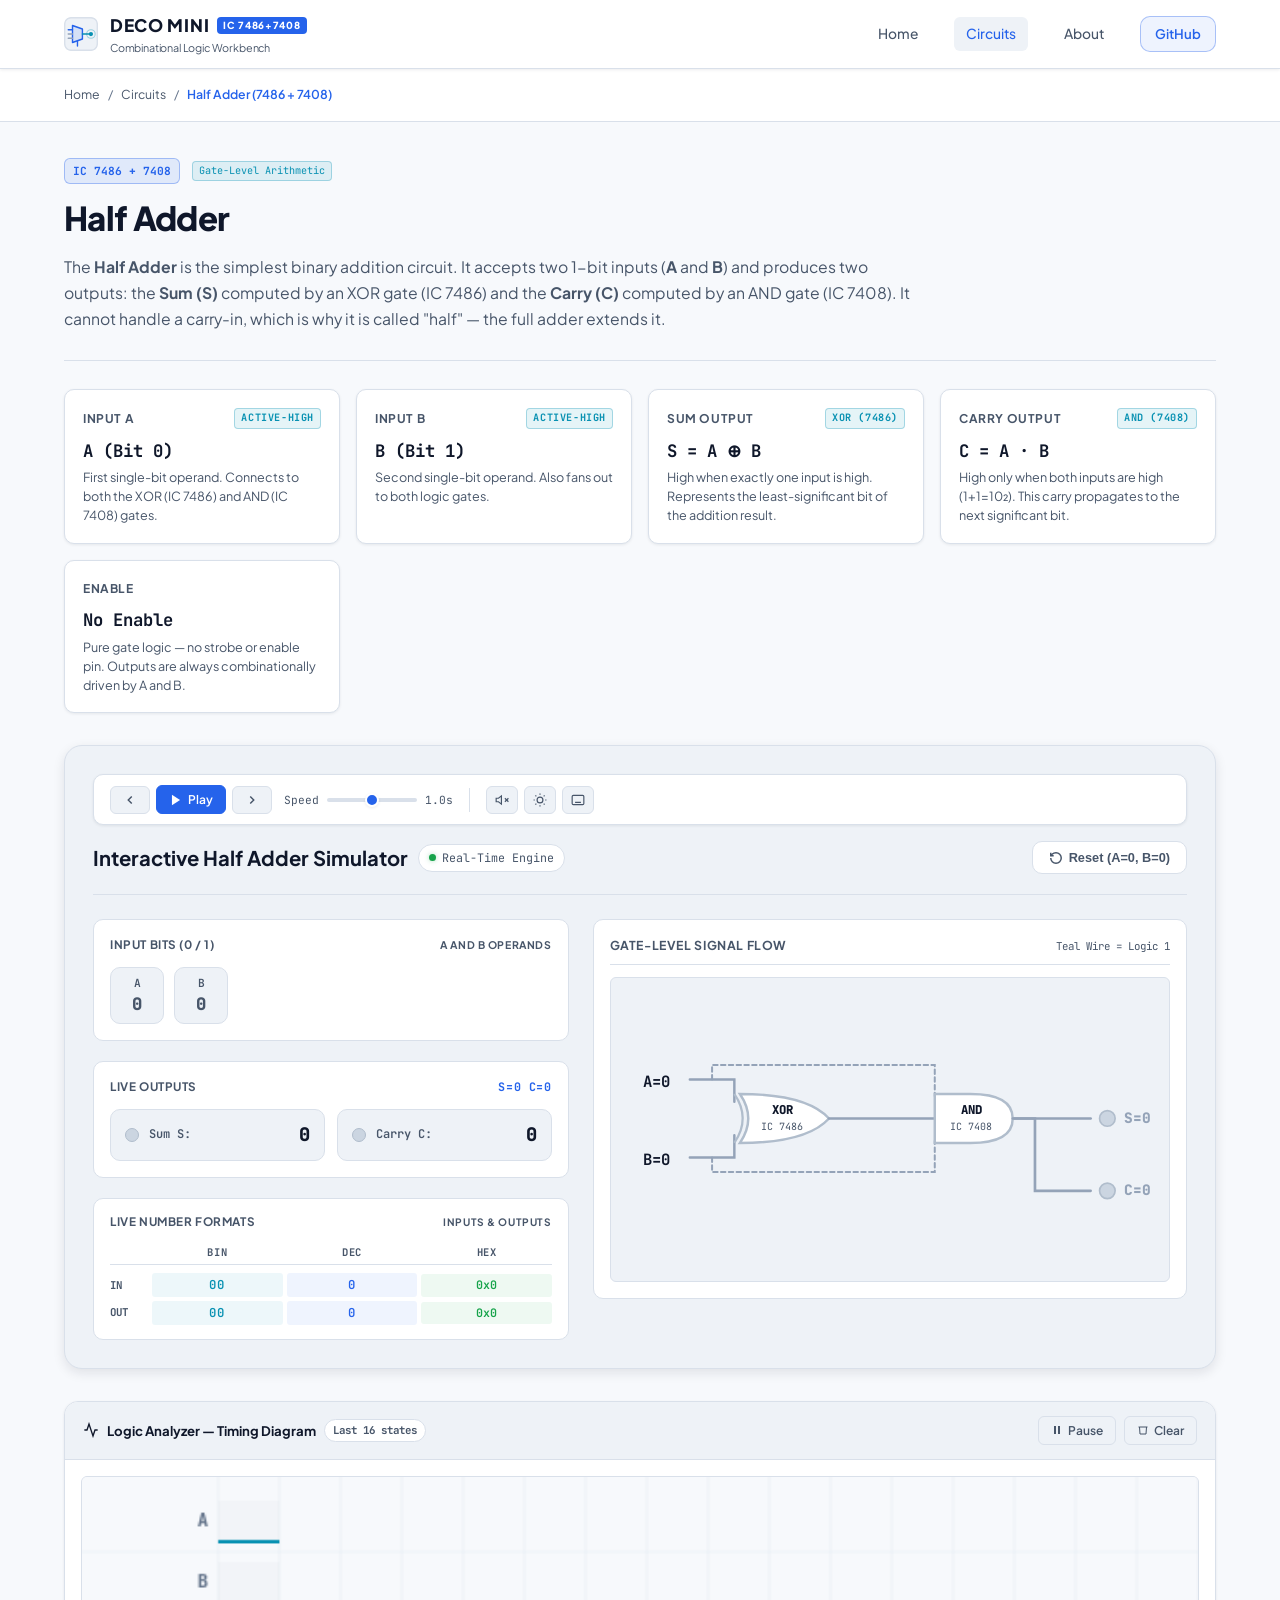
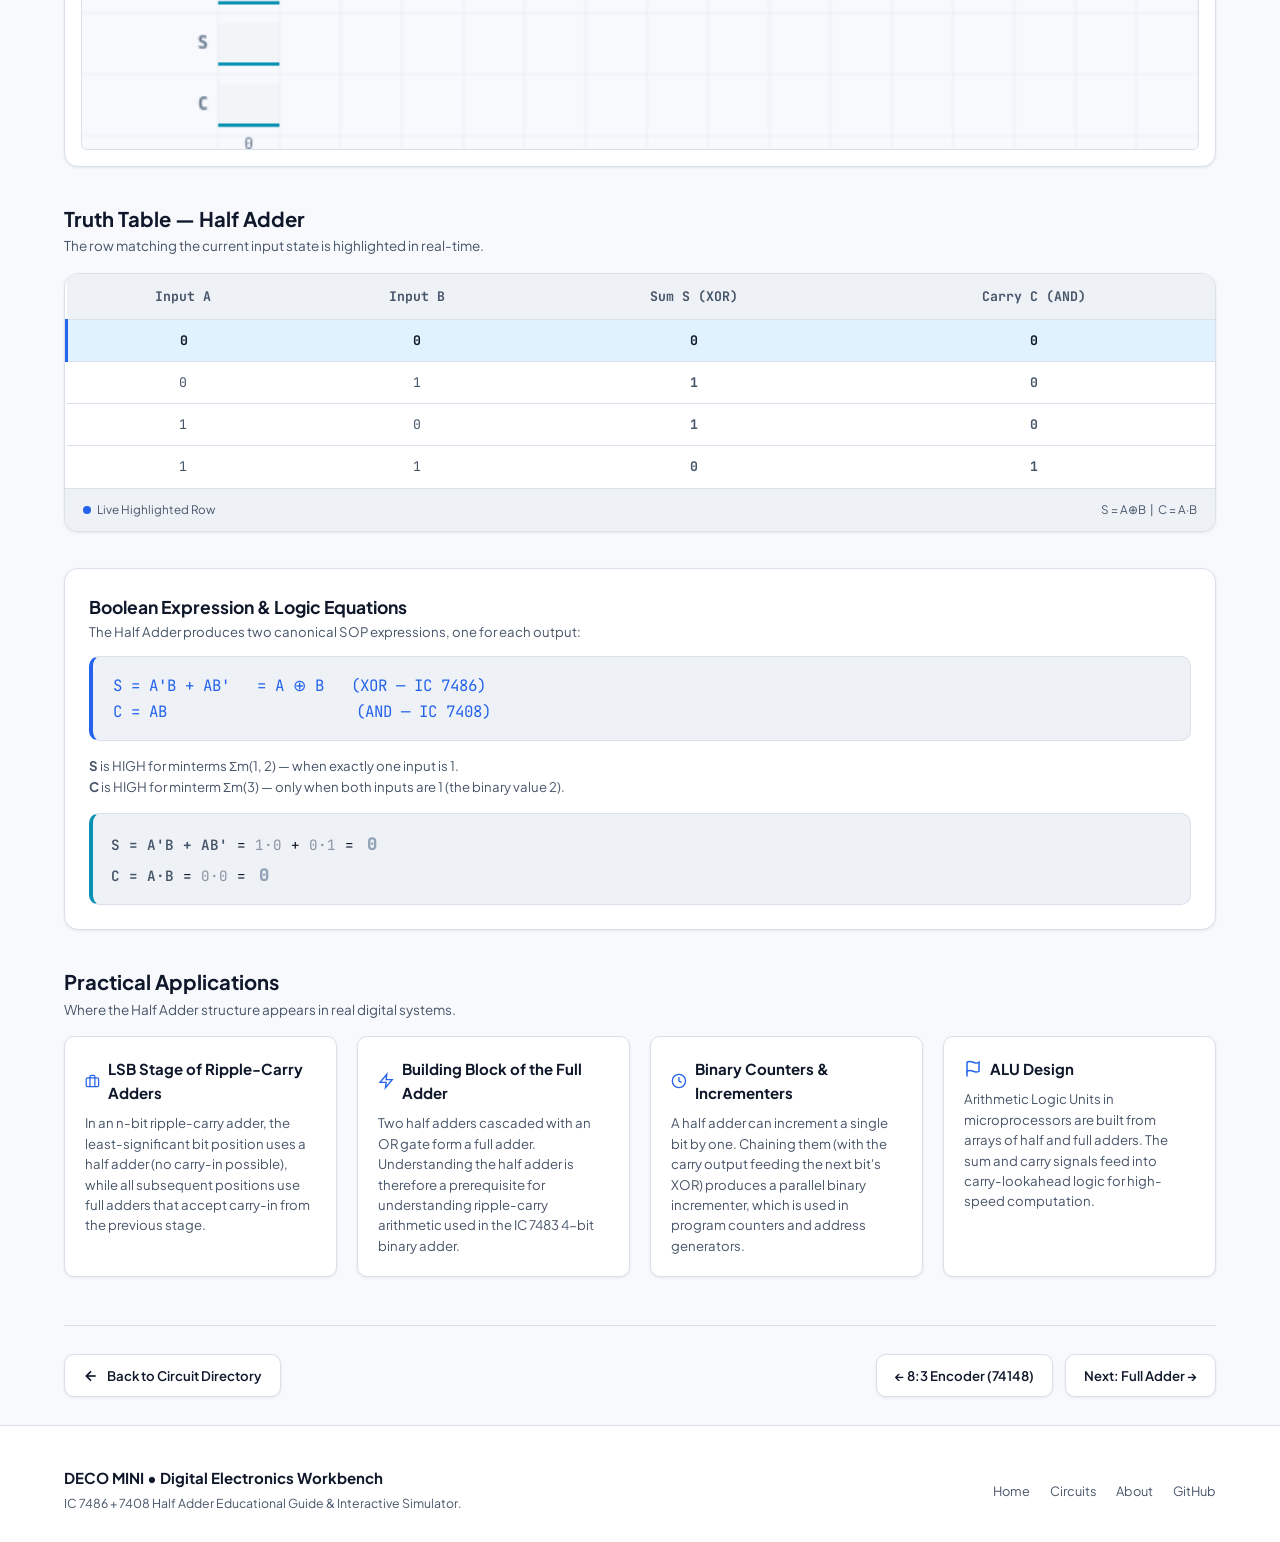
<file: pages/half-adder.html>
<!DOCTYPE html>
<html lang="en">
<head>
  <meta charset="UTF-8" />
  <meta name="viewport" content="width=device-width, initial-scale=1.0" />
  <title>Half Adder (IC 7486 + 7408) — DECO MINI</title>
  <meta name="description" content="Interactive Half Adder simulation using IC 7486 XOR and IC 7408 AND gates. Live truth table, Boolean equations, and SVG gate diagram." />

  <link rel="preconnect" href="https://fonts.googleapis.com" />
  <link rel="preconnect" href="https://fonts.gstatic.com" crossorigin />
  <link href="https://fonts.googleapis.com/css2?family=JetBrains+Mono:wght@400;500;600;700&family=Plus+Jakarta+Sans:wght@400;500;600;700;800&display=swap" rel="stylesheet" />

  <link rel="stylesheet" href="../css/style.css" />
  <link rel="icon" type="image/svg+xml" href="../assets/logo.svg" />
</head>
<body>

  <!-- Top Navigation Bar -->
  <header class="site-header">
    <div class="container nav-container">
      <a href="../index.html" class="brand">
        <img src="../assets/logo.svg" alt="DECO MINI Logo" />
        <div class="brand-meta">
          <span class="brand-name">
            DECO MINI
            <span class="brand-badge">IC 7486+7408</span>
          </span>
          <span class="brand-tagline">Combinational Logic Workbench</span>
        </div>
      </a>

      <button class="mobile-menu-toggle" aria-label="Toggle navigation menu" aria-expanded="false">
        <svg width="24" height="24" viewBox="0 0 24 24" fill="none" stroke="currentColor" stroke-width="2" stroke-linecap="round" stroke-linejoin="round">
          <line x1="3" y1="12" x2="21" y2="12"></line>
          <line x1="3" y1="6" x2="21" y2="6"></line>
          <line x1="3" y1="18" x2="21" y2="18"></line>
        </svg>
      </button>

      <nav class="main-nav">
        <a href="../index.html" class="nav-link">Home</a>
        <a href="../index.html#circuits" class="nav-link active">Circuits</a>
        <a href="../index.html#about" class="nav-link">About</a>
        <a href="https://github.com/annanyaa03/deco" target="_blank" rel="noopener noreferrer" class="nav-btn">
          GitHub
        </a>
      </nav>
    </div>
  </header>

  <!-- Breadcrumbs -->
  <div class="breadcrumb-wrap">
    <div class="container breadcrumbs">
      <a href="../index.html">Home</a>
      <span class="separator">/</span>
      <a href="../index.html#circuits">Circuits</a>
      <span class="separator">/</span>
      <span class="current">Half Adder (7486 + 7408)</span>
    </div>
  </div>

  <main class="container">
    <!-- 1. Title & 2. Introduction -->
    <section class="circuit-header">
      <div class="circuit-header-top">
        <span class="ic-badge">IC 7486 + 7408</span>
        <span class="badge-active-high">Gate-Level Arithmetic</span>
      </div>
      <h1>Half Adder</h1>
      <p class="circuit-principle">
        The <strong>Half Adder</strong> is the simplest binary addition circuit. It accepts two 1-bit inputs
        (<strong>A</strong> and <strong>B</strong>) and produces two outputs: the
        <strong>Sum (S)</strong> computed by an XOR gate (IC 7486) and the
        <strong>Carry (C)</strong> computed by an AND gate (IC 7408).
        It cannot handle a carry-in, which is why it is called "half" — the full adder extends it.
      </p>
    </section>

    <!-- 3. Pin Details -->
    <section class="pin-details-grid">
      <div class="pin-detail-card">
        <h4>Input A <span class="badge-active-high">Active-High</span></h4>
        <div class="pin-title">A (Bit 0)</div>
        <p>First single-bit operand. Connects to both the XOR (IC 7486) and AND (IC 7408) gates.</p>
      </div>

      <div class="pin-detail-card">
        <h4>Input B <span class="badge-active-high">Active-High</span></h4>
        <div class="pin-title">B (Bit 1)</div>
        <p>Second single-bit operand. Also fans out to both logic gates.</p>
      </div>

      <div class="pin-detail-card">
        <h4>Sum Output <span class="badge-active-high">XOR (7486)</span></h4>
        <div class="pin-title">S = A ⊕ B</div>
        <p>High when exactly one input is high. Represents the least-significant bit of the addition result.</p>
      </div>

      <div class="pin-detail-card">
        <h4>Carry Output <span class="badge-active-high">AND (7408)</span></h4>
        <div class="pin-title">C = A · B</div>
        <p>High only when both inputs are high (1+1=10₂). This carry propagates to the next significant bit.</p>
      </div>

      <div class="pin-detail-card">
        <h4>Enable</h4>
        <div class="pin-title">No Enable</div>
        <p>Pure gate logic — no strobe or enable pin. Outputs are always combinationally driven by A and B.</p>
      </div>
    </section>

    <!-- 7. Interactive Simulation & 4. Logic Diagram -->
    <section class="sim-workspace">
      <div class="sim-header">
        <div class="sim-header-title">
          <h2>Interactive Half Adder Simulator</h2>
          <span class="sim-status-pill">
            <span class="status-dot"></span>
            Real-Time Engine
          </span>
        </div>
        <button type="button" class="sim-btn-reset" onclick="resetHalfAdder()">
          <svg width="14" height="14" viewBox="0 0 24 24" fill="none" stroke="currentColor" stroke-width="2.5">
            <path d="M3 12a9 9 0 1 0 9-9 9.75 9.75 0 0 0-6.74 2.74L3 8"></path>
            <path d="M3 3v5h5"></path>
          </svg>
          Reset (A=0, B=0)
        </button>
      </div>

      <div class="sim-main-grid">
        <!-- Controls Left -->
        <div class="sim-controls-panel">
          <div class="control-group">
            <div class="control-group-title">
              <span>Input Bits (0 / 1)</span>
              <span style="font-size:0.7rem; color:var(--text-muted);">A and B operands</span>
            </div>
            <div class="switches-row" id="ha-input-switches"></div>
          </div>

          <!-- Outputs Display -->
          <div class="sim-outputs-panel">
            <div class="control-group-title">
              <span>Live Outputs</span>
              <span id="ha-eq-label" style="color:var(--primary); font-family:var(--font-mono);"></span>
            </div>
            <div class="outputs-display-grid">
              <div class="output-pill" id="ha-out-pill-s">
                <span class="led-indicator" id="ha-led-s"></span>
                <span class="out-name">Sum S:</span>
                <span class="out-val" id="ha-val-s">0</span>
              </div>
              <div class="output-pill" id="ha-out-pill-c">
                <span class="led-indicator" id="ha-led-c"></span>
                <span class="out-name">Carry C:</span>
                <span class="out-val" id="ha-val-c">0</span>
              </div>
            </div>
          </div>
        </div>

        <!-- Logic Schematic Diagram Right -->
        <div class="schematic-box">
          <div class="schematic-toolbar">
            <span class="schematic-title">Gate-Level Signal Flow</span>
            <span style="font-size:0.72rem; color:var(--text-muted); font-family:var(--font-mono);">Teal Wire = Logic 1</span>
          </div>
          <div class="schematic-svg-wrap" id="ha-schematic-svg"></div>
        </div>
      </div>
    </section>

    <!-- 5. Truth Table -->
    <section class="panel-section">
      <div class="panel-header">
        <h3>Truth Table — Half Adder</h3>
        <p>The row matching the current input state is highlighted in real-time.</p>
      </div>
      <div class="table-responsive">
        <table class="truth-table" id="ha-table">
          <thead>
            <tr>
              <th>Input A</th>
              <th>Input B</th>
              <th>Sum S (XOR)</th>
              <th>Carry C (AND)</th>
            </tr>
          </thead>
          <tbody>
            <tr>
              <td>0</td><td>0</td><td><strong>0</strong></td><td><strong>0</strong></td>
            </tr>
            <tr>
              <td>0</td><td>1</td><td><strong>1</strong></td><td><strong>0</strong></td>
            </tr>
            <tr>
              <td>1</td><td>0</td><td><strong>1</strong></td><td><strong>0</strong></td>
            </tr>
            <tr>
              <td>1</td><td>1</td><td><strong>0</strong></td><td><strong>1</strong></td>
            </tr>
          </tbody>
        </table>
        <div class="table-legend">
          <span><span class="legend-dot"></span> Live Highlighted Row</span>
          <span style="margin-left:auto;">S = A⊕B &nbsp;|&nbsp; C = A·B</span>
        </div>
      </div>
    </section>

    <!-- 6. Boolean Expression -->
    <section class="panel-section">
      <div class="equation-card">
        <h3>Boolean Expression &amp; Logic Equations</h3>
        <p class="equation-note">
          The Half Adder produces two canonical SOP expressions, one for each output:
        </p>
        <div class="equation-box">
          S = A'B + AB' &nbsp;&nbsp;= A ⊕ B &nbsp;&nbsp;(XOR — IC 7486)<br />
          C = AB &nbsp;&nbsp;&nbsp;&nbsp;&nbsp;&nbsp;&nbsp;&nbsp;&nbsp;&nbsp;&nbsp;&nbsp;&nbsp;&nbsp;&nbsp;&nbsp;&nbsp;&nbsp;&nbsp;&nbsp;(AND — IC 7408)
        </div>
        <p class="equation-note">
          <strong>S</strong> is HIGH for minterms Σm(1, 2) — when exactly one input is 1.<br />
          <strong>C</strong> is HIGH for minterm Σm(3) — only when both inputs are 1 (the binary value 2).
        </p>
        <!-- Phase 3: Live Boolean Evaluation -->
        <div id="deco-live-bool" class="deco-live-bool">Loading…</div>
      </div>
    </section>

    <!-- 8. Practical Applications -->
    <section class="panel-section">
      <div class="panel-header">
        <h3>Practical Applications</h3>
        <p>Where the Half Adder structure appears in real digital systems.</p>
      </div>
      <div class="apps-grid">
        <div class="app-card">
          <h4>
            <svg width="18" height="18" viewBox="0 0 24 24" fill="none" stroke="currentColor" stroke-width="2">
              <rect x="2" y="7" width="20" height="14" rx="2" ry="2"></rect>
              <path d="M16 21V5a2 2 0 0 0-2-2h-4a2 2 0 0 0-2 2v16"></path>
            </svg>
            LSB Stage of Ripple-Carry Adders
          </h4>
          <p>In an n-bit ripple-carry adder, the least-significant bit position uses a half adder (no carry-in possible), while all subsequent positions use full adders that accept carry-in from the previous stage.</p>
        </div>

        <div class="app-card">
          <h4>
            <svg width="18" height="18" viewBox="0 0 24 24" fill="none" stroke="currentColor" stroke-width="2">
              <polygon points="13 2 3 14 12 14 11 22 21 10 12 10 13 2"></polygon>
            </svg>
            Building Block of the Full Adder
          </h4>
          <p>Two half adders cascaded with an OR gate form a full adder. Understanding the half adder is therefore a prerequisite for understanding ripple-carry arithmetic used in the IC 7483 4-bit binary adder.</p>
        </div>

        <div class="app-card">
          <h4>
            <svg width="18" height="18" viewBox="0 0 24 24" fill="none" stroke="currentColor" stroke-width="2">
              <circle cx="12" cy="12" r="10"></circle>
              <polyline points="12 6 12 12 16 14"></polyline>
            </svg>
            Binary Counters &amp; Incrementers
          </h4>
          <p>A half adder can increment a single bit by one. Chaining them (with the carry output feeding the next bit's XOR) produces a parallel binary incrementer, which is used in program counters and address generators.</p>
        </div>

        <div class="app-card">
          <h4>
            <svg width="18" height="18" viewBox="0 0 24 24" fill="none" stroke="currentColor" stroke-width="2">
              <path d="M4 15s1-1 4-1 5 2 8 2 4-1 4-1V3s-1 1-4 1-5-2-8-2-4 1-4 1z"></path>
              <line x1="4" y1="22" x2="4" y2="15"></line>
            </svg>
            ALU Design
          </h4>
          <p>Arithmetic Logic Units in microprocessors are built from arrays of half and full adders. The sum and carry signals feed into carry-lookahead logic for high-speed computation.</p>
        </div>
      </div>
    </section>

    <!-- 9. Navigation -->
    <nav class="circuit-nav-bar">
      <a href="../index.html#circuits" class="circuit-nav-link">
        <svg width="16" height="16" viewBox="0 0 24 24" fill="none" stroke="currentColor" stroke-width="2.5">
          <line x1="19" y1="12" x2="5" y2="12"></line>
          <polyline points="12 19 5 12 12 5"></polyline>
        </svg>
        Back to Circuit Directory
      </a>

      <div style="display:flex; gap:12px; flex-wrap:wrap;">
        <a href="encoder-8-3.html" class="circuit-nav-link">
          ← 8:3 Encoder (74148)
        </a>
        <a href="full-adder.html" class="circuit-nav-link">
          Next: Full Adder →
        </a>
      </div>
    </nav>
  </main>

  <!-- Footer -->
  <footer class="site-footer">
    <div class="container footer-content">
      <div>
        <div class="footer-brand">DECO MINI • Digital Electronics Workbench</div>
        <div class="footer-desc">IC 7486 + 7408 Half Adder Educational Guide &amp; Interactive Simulator.</div>
      </div>
      <ul class="footer-links">
        <li><a href="../index.html">Home</a></li>
        <li><a href="../index.html#circuits">Circuits</a></li>
        <li><a href="../index.html#about">About</a></li>
        <li><a href="https://github.com/annanyaa03/deco" target="_blank" rel="noopener noreferrer">GitHub</a></li>
      </ul>
    </div>
  </footer>

  <script src="../js/main.js"></script>
  <script src="../js/interactivity.js"></script>
  <script src="../js/half-adder.js"></script>
  <script>
    document.addEventListener("DOMContentLoaded", () => {
      initHalfAdder();
    });
  </script>
</body>
</html>
</file>
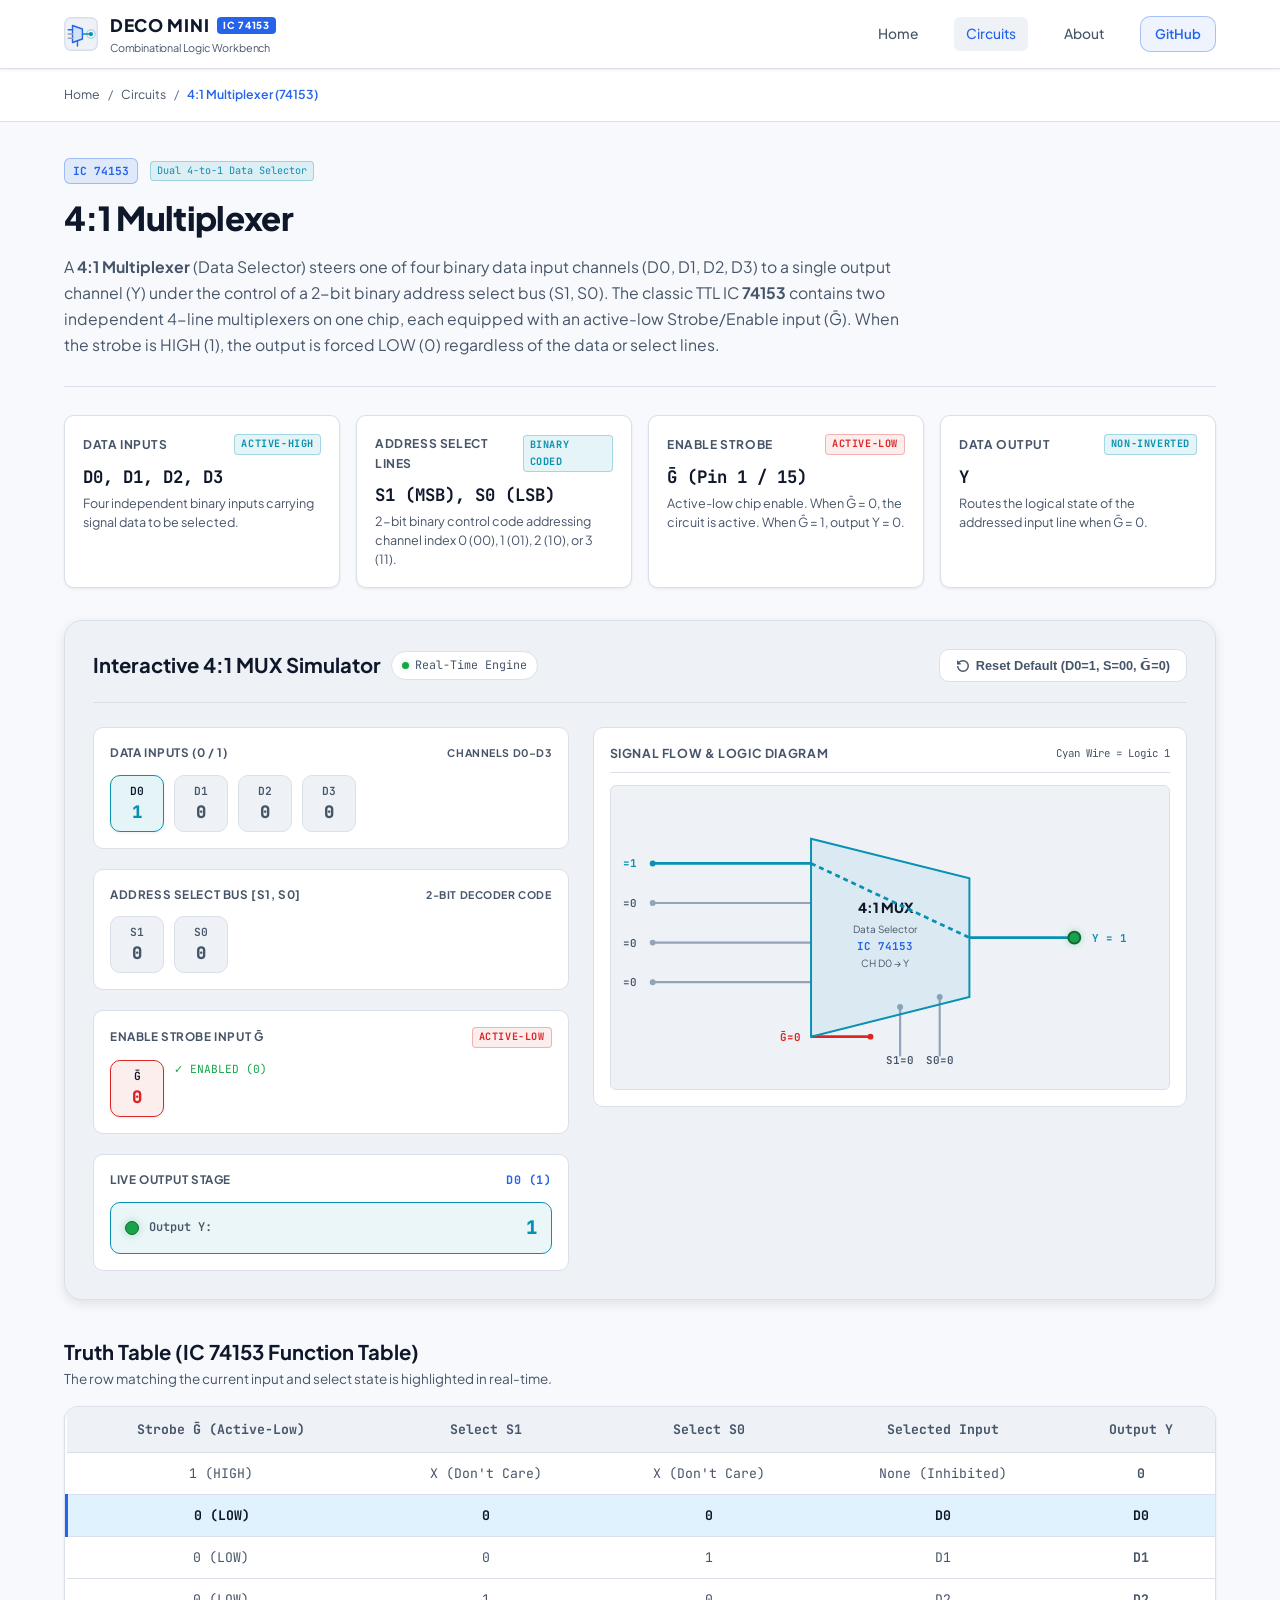
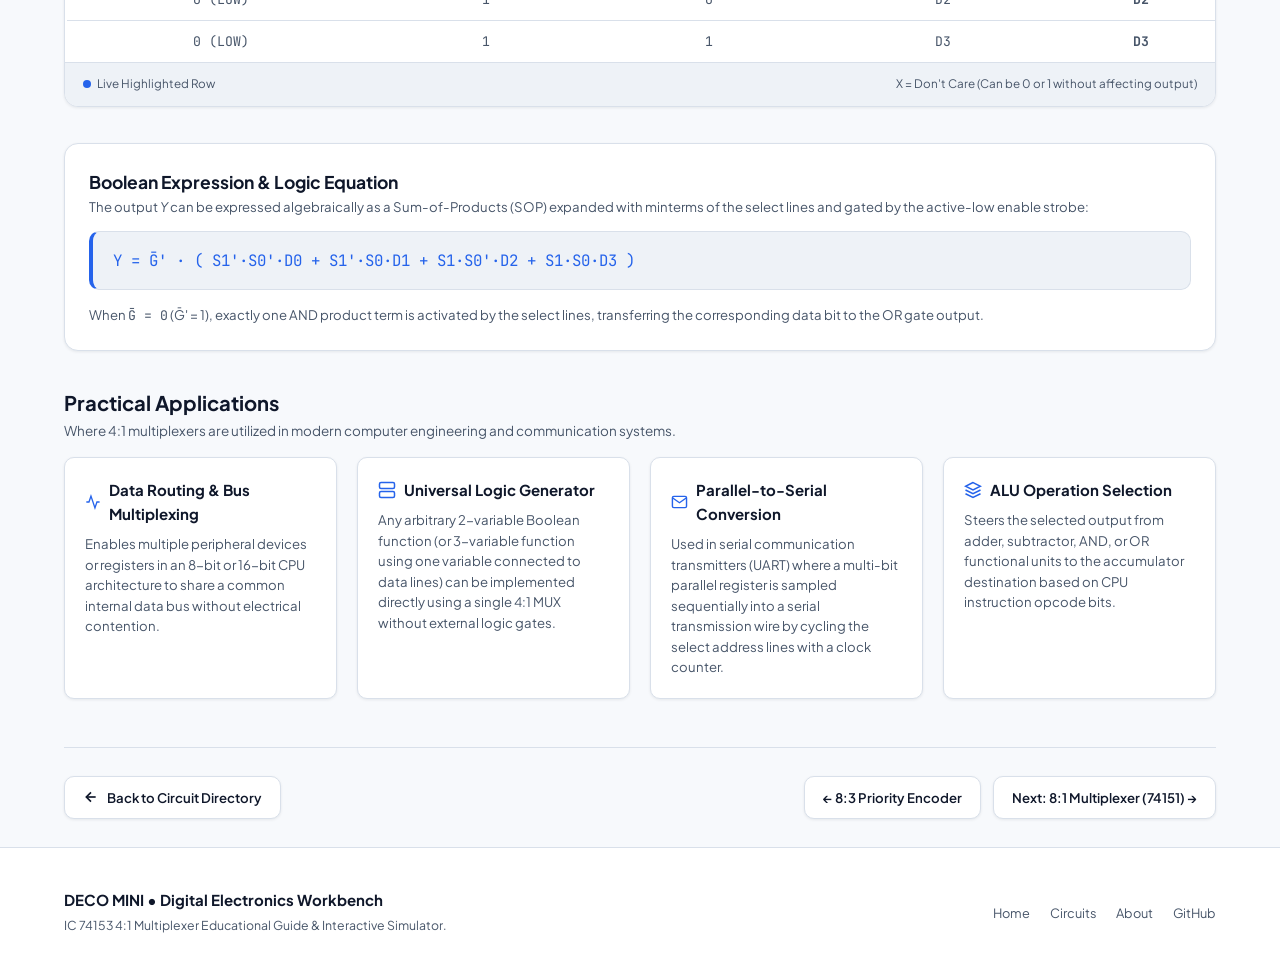
<file: pages/mux-4-1.html>
<!DOCTYPE html>
<html lang="en">
<head>
  <meta charset="UTF-8" />
  <meta name="viewport" content="width=device-width, initial-scale=1.0" />
  <title>4:1 Multiplexer (IC 74153) — DECO MINI</title>
  <meta name="description" content="Interactive 4:1 Multiplexer simulation, logic equations, truth table, and pinout details for IC 74153." />
  
  <link rel="preconnect" href="https://fonts.googleapis.com" />
  <link rel="preconnect" href="https://fonts.gstatic.com" crossorigin />
  <link href="https://fonts.googleapis.com/css2?family=JetBrains+Mono:wght@400;500;600;700&family=Plus+Jakarta+Sans:wght@400;500;600;700;800&display=swap" rel="stylesheet" />

  <link rel="stylesheet" href="../css/style.css" />
  <link rel="icon" type="image/svg+xml" href="../assets/logo.svg" />
</head>
<body>

  <!-- Top Navigation Bar -->
  <header class="site-header">
    <div class="container nav-container">
      <a href="../index.html" class="brand">
        <img src="../assets/logo.svg" alt="DECO MINI Logo" />
        <div class="brand-meta">
          <span class="brand-name">
            DECO MINI
            <span class="brand-badge">IC 74153</span>
          </span>
          <span class="brand-tagline">Combinational Logic Workbench</span>
        </div>
      </a>

      <button class="mobile-menu-toggle" aria-label="Toggle navigation menu" aria-expanded="false">
        <svg width="24" height="24" viewBox="0 0 24 24" fill="none" stroke="currentColor" stroke-width="2" stroke-linecap="round" stroke-linejoin="round">
          <line x1="3" y1="12" x2="21" y2="12"></line>
          <line x1="3" y1="6" x2="21" y2="6"></line>
          <line x1="3" y1="18" x2="21" y2="18"></line>
        </svg>
      </button>

      <nav class="main-nav">
        <a href="../index.html" class="nav-link">Home</a>
        <a href="../index.html#circuits" class="nav-link active">Circuits</a>
        <a href="../index.html#about" class="nav-link">About</a>
        <a href="https://github.com/annanyaa03/deco" target="_blank" rel="noopener noreferrer" class="nav-btn">
          GitHub
        </a>
      </nav>
    </div>
  </header>

  <!-- Breadcrumbs -->
  <div class="breadcrumb-wrap">
    <div class="container breadcrumbs">
      <a href="../index.html">Home</a>
      <span class="separator">/</span>
      <a href="../index.html#circuits">Circuits</a>
      <span class="separator">/</span>
      <span class="current">4:1 Multiplexer (74153)</span>
    </div>
  </div>

  <main class="container">
    <!-- 1. Title and IC Number & 2. Introduction and Working Principle -->
    <section class="circuit-header">
      <div class="circuit-header-top">
        <span class="ic-badge">IC 74153</span>
        <span class="badge-active-high">Dual 4-to-1 Data Selector</span>
      </div>
      <h1>4:1 Multiplexer</h1>
      <p class="circuit-principle">
        A <strong>4:1 Multiplexer</strong> (Data Selector) steers one of four binary data input channels (D0, D1, D2, D3) 
        to a single output channel (Y) under the control of a 2-bit binary address select bus (S1, S0). 
        The classic TTL IC <strong>74153</strong> contains two independent 4-line multiplexers on one chip, 
        each equipped with an active-low Strobe/Enable input (Ḡ). When the strobe is HIGH (1), the output is forced LOW (0) regardless of the data or select lines.
      </p>
    </section>

    <!-- 3. Input, Output, Select-line, and Enable-line Details -->
    <section class="pin-details-grid">
      <div class="pin-detail-card">
        <h4>Data Inputs <span class="badge-active-high">Active-High</span></h4>
        <div class="pin-title">D0, D1, D2, D3</div>
        <p>Four independent binary inputs carrying signal data to be selected.</p>
      </div>

      <div class="pin-detail-card">
        <h4>Address Select Lines <span class="badge-active-high">Binary Coded</span></h4>
        <div class="pin-title">S1 (MSB), S0 (LSB)</div>
        <p>2-bit binary control code addressing channel index 0 (00), 1 (01), 2 (10), or 3 (11).</p>
      </div>

      <div class="pin-detail-card">
        <h4>Enable Strobe <span class="badge-active-low">Active-Low</span></h4>
        <div class="pin-title">Ḡ (Pin 1 / 15)</div>
        <p>Active-low chip enable. When Ḡ = 0, the circuit is active. When Ḡ = 1, output Y = 0.</p>
      </div>

      <div class="pin-detail-card">
        <h4>Data Output <span class="badge-active-high">Non-Inverted</span></h4>
        <div class="pin-title">Y</div>
        <p>Routes the logical state of the addressed input line when Ḡ = 0.</p>
      </div>
    </section>

    <!-- 7. Interactive Simulation & 4. Logic Diagram -->
    <section class="sim-workspace">
      <div class="sim-header">
        <div class="sim-header-title">
          <h2>Interactive 4:1 MUX Simulator</h2>
          <span class="sim-status-pill">
            <span class="status-dot"></span>
            Real-Time Engine
          </span>
        </div>
        <button type="button" class="sim-btn-reset" onclick="resetMux41()">
          <svg width="14" height="14" viewBox="0 0 24 24" fill="none" stroke="currentColor" stroke-width="2.5">
            <path d="M3 12a9 9 0 1 0 9-9 9.75 9.75 0 0 0-6.74 2.74L3 8"></path>
            <path d="M3 3v5h5"></path>
          </svg>
          Reset Default (D0=1, S=00, Ḡ=0)
        </button>
      </div>

      <div class="sim-main-grid">
        <!-- Input & Select Controls Left -->
        <div class="sim-controls-panel">
          <div class="control-group">
            <div class="control-group-title">
              <span>Data Inputs (0 / 1)</span>
              <span style="font-size:0.7rem; color:var(--text-muted);">Channels D0–D3</span>
            </div>
            <div class="switches-row" id="mux41-data-switches"></div>
          </div>

          <div class="control-group">
            <div class="control-group-title">
              <span>Address Select Bus [S1, S0]</span>
              <span style="font-size:0.7rem; color:var(--text-muted);">2-bit Decoder Code</span>
            </div>
            <div class="switches-row" id="mux41-select-switches"></div>
          </div>

          <div class="control-group">
            <div class="control-group-title">
              <span>Enable Strobe Input Ḡ</span>
              <span class="badge-active-low">Active-Low</span>
            </div>
            <div class="switches-row" id="mux41-enable-switch"></div>
          </div>

          <!-- Outputs Display -->
          <div class="sim-outputs-panel">
            <div class="control-group-title">
              <span>Live Output Stage</span>
              <span id="mux41-sel-label" style="color:var(--accent-cyan); font-family:var(--font-mono);"></span>
            </div>
            <div class="outputs-display-grid">
              <div class="output-pill" id="mux41-out-pill">
                <span class="led-indicator" id="mux41-led-y"></span>
                <span class="out-name">Output Y:</span>
                <span class="out-val" id="mux41-val-y">0</span>
              </div>
            </div>
          </div>
        </div>

        <!-- Logic Schematic Diagram Right -->
        <div class="schematic-box">
          <div class="schematic-toolbar">
            <span class="schematic-title">Signal Flow &amp; Logic Diagram</span>
            <span style="font-size:0.72rem; color:var(--text-muted); font-family:var(--font-mono);">Cyan Wire = Logic 1</span>
          </div>
          <div class="schematic-svg-wrap" id="mux41-schematic-svg"></div>
        </div>
      </div>
    </section>

    <!-- 5. Truth Table -->
    <section class="panel-section">
      <div class="panel-header">
        <h3>Truth Table (IC 74153 Function Table)</h3>
        <p>The row matching the current input and select state is highlighted in real-time.</p>
      </div>
      <div class="table-responsive">
        <table class="truth-table" id="mux41-table">
          <thead>
            <tr>
              <th>Strobe Ḡ (Active-Low)</th>
              <th>Select S1</th>
              <th>Select S0</th>
              <th>Selected Input</th>
              <th>Output Y</th>
            </tr>
          </thead>
          <tbody>
            <tr>
              <td>1 (HIGH)</td>
              <td>X (Don't Care)</td>
              <td>X (Don't Care)</td>
              <td>None (Inhibited)</td>
              <td><strong>0</strong></td>
            </tr>
            <tr>
              <td>0 (LOW)</td>
              <td>0</td>
              <td>0</td>
              <td>D0</td>
              <td><strong>D0</strong></td>
            </tr>
            <tr>
              <td>0 (LOW)</td>
              <td>0</td>
              <td>1</td>
              <td>D1</td>
              <td><strong>D1</strong></td>
            </tr>
            <tr>
              <td>0 (LOW)</td>
              <td>1</td>
              <td>0</td>
              <td>D2</td>
              <td><strong>D2</strong></td>
            </tr>
            <tr>
              <td>0 (LOW)</td>
              <td>1</td>
              <td>1</td>
              <td>D3</td>
              <td><strong>D3</strong></td>
            </tr>
          </tbody>
        </table>
        <div class="table-legend">
          <span><span class="legend-dot"></span> Live Highlighted Row</span>
          <span style="margin-left:auto;">X = Don't Care (Can be 0 or 1 without affecting output)</span>
        </div>
      </div>
    </section>

    <!-- 6. Boolean Expression -->
    <section class="panel-section">
      <div class="equation-card">
        <h3>Boolean Expression &amp; Logic Equation</h3>
        <p class="equation-note">
          The output <em>Y</em> can be expressed algebraically as a Sum-of-Products (SOP) expanded with minterms of the select lines and gated by the active-low enable strobe:
        </p>
        <div class="equation-box">
          Y = Ḡ' · ( S1'·S0'·D0 + S1'·S0·D1 + S1·S0'·D2 + S1·S0·D3 )
        </div>
        <p class="equation-note">
          When <code>Ḡ = 0</code> (Ḡ' = 1), exactly one AND product term is activated by the select lines, transferring the corresponding data bit to the OR gate output.
        </p>
      </div>
    </section>

    <!-- 8. Practical Applications -->
    <section class="panel-section">
      <div class="panel-header">
        <h3>Practical Applications</h3>
        <p>Where 4:1 multiplexers are utilized in modern computer engineering and communication systems.</p>
      </div>
      <div class="apps-grid">
        <div class="app-card">
          <h4>
            <svg width="18" height="18" viewBox="0 0 24 24" fill="none" stroke="currentColor" stroke-width="2">
              <polyline points="22 12 18 12 15 21 9 3 6 12 2 12"></polyline>
            </svg>
            Data Routing &amp; Bus Multiplexing
          </h4>
          <p>Enables multiple peripheral devices or registers in an 8-bit or 16-bit CPU architecture to share a common internal data bus without electrical contention.</p>
        </div>

        <div class="app-card">
          <h4>
            <svg width="18" height="18" viewBox="0 0 24 24" fill="none" stroke="currentColor" stroke-width="2">
              <rect x="2" y="2" width="20" height="8" rx="2" ry="2"></rect>
              <rect x="2" y="14" width="20" height="8" rx="2" ry="2"></rect>
              <line x1="6" y1="6" x2="6.01" y2="6"></line>
              <line x1="6" y1="18" x2="6.01" y2="18"></line>
            </svg>
            Universal Logic Generator
          </h4>
          <p>Any arbitrary 2-variable Boolean function (or 3-variable function using one variable connected to data lines) can be implemented directly using a single 4:1 MUX without external logic gates.</p>
        </div>

        <div class="app-card">
          <h4>
            <svg width="18" height="18" viewBox="0 0 24 24" fill="none" stroke="currentColor" stroke-width="2">
              <path d="M4 4h16c1.1 0 2 .9 2 2v12c0 1.1-.9 2-2 2H4c-1.1 0-2-.9-2-2V6c0-1.1.9-2 2-2z"></path>
              <polyline points="22,6 12,13 2,6"></polyline>
            </svg>
            Parallel-to-Serial Conversion
          </h4>
          <p>Used in serial communication transmitters (UART) where a multi-bit parallel register is sampled sequentially into a serial transmission wire by cycling the select address lines with a clock counter.</p>
        </div>

        <div class="app-card">
          <h4>
            <svg width="18" height="18" viewBox="0 0 24 24" fill="none" stroke="currentColor" stroke-width="2">
              <polygon points="12 2 2 7 12 12 22 7 12 2"></polygon>
              <polyline points="2 17 12 22 22 17"></polyline>
              <polyline points="2 12 12 17 22 12"></polyline>
            </svg>
            ALU Operation Selection
          </h4>
          <p>Steers the selected output from adder, subtractor, AND, or OR functional units to the accumulator destination based on CPU instruction opcode bits.</p>
        </div>
      </div>
    </section>

    <!-- 9. Navigation Back to Directory & Next Circuit -->
    <nav class="circuit-nav-bar">
      <a href="../index.html#circuits" class="circuit-nav-link">
        <svg width="16" height="16" viewBox="0 0 24 24" fill="none" stroke="currentColor" stroke-width="2.5">
          <line x1="19" y1="12" x2="5" y2="12"></line>
          <polyline points="12 19 5 12 12 5"></polyline>
        </svg>
        Back to Circuit Directory
      </a>

      <div style="display:flex; gap:12px; flex-wrap:wrap;">
        <a href="encoder-8-3.html" class="circuit-nav-link">
          ← 8:3 Priority Encoder
        </a>
        <a href="mux-8-1.html" class="circuit-nav-link">
          Next: 8:1 Multiplexer (74151) →
        </a>
      </div>
    </nav>
  </main>

  <!-- Footer -->
  <footer class="site-footer">
    <div class="container footer-content">
      <div>
        <div class="footer-brand">DECO MINI • Digital Electronics Workbench</div>
        <div class="footer-desc">IC 74153 4:1 Multiplexer Educational Guide &amp; Interactive Simulator.</div>
      </div>
      <ul class="footer-links">
        <li><a href="../index.html">Home</a></li>
        <li><a href="../index.html#circuits">Circuits</a></li>
        <li><a href="../index.html#about">About</a></li>
        <li><a href="https://github.com/annanyaa03/deco" target="_blank" rel="noopener noreferrer">GitHub</a></li>
      </ul>
    </div>
  </footer>

  <script src="../js/main.js"></script>
  <script src="../js/mux.js"></script>
  <script>
    document.addEventListener("DOMContentLoaded", () => {
      initMux41();
    });
  </script>
</body>
</html>
</file>
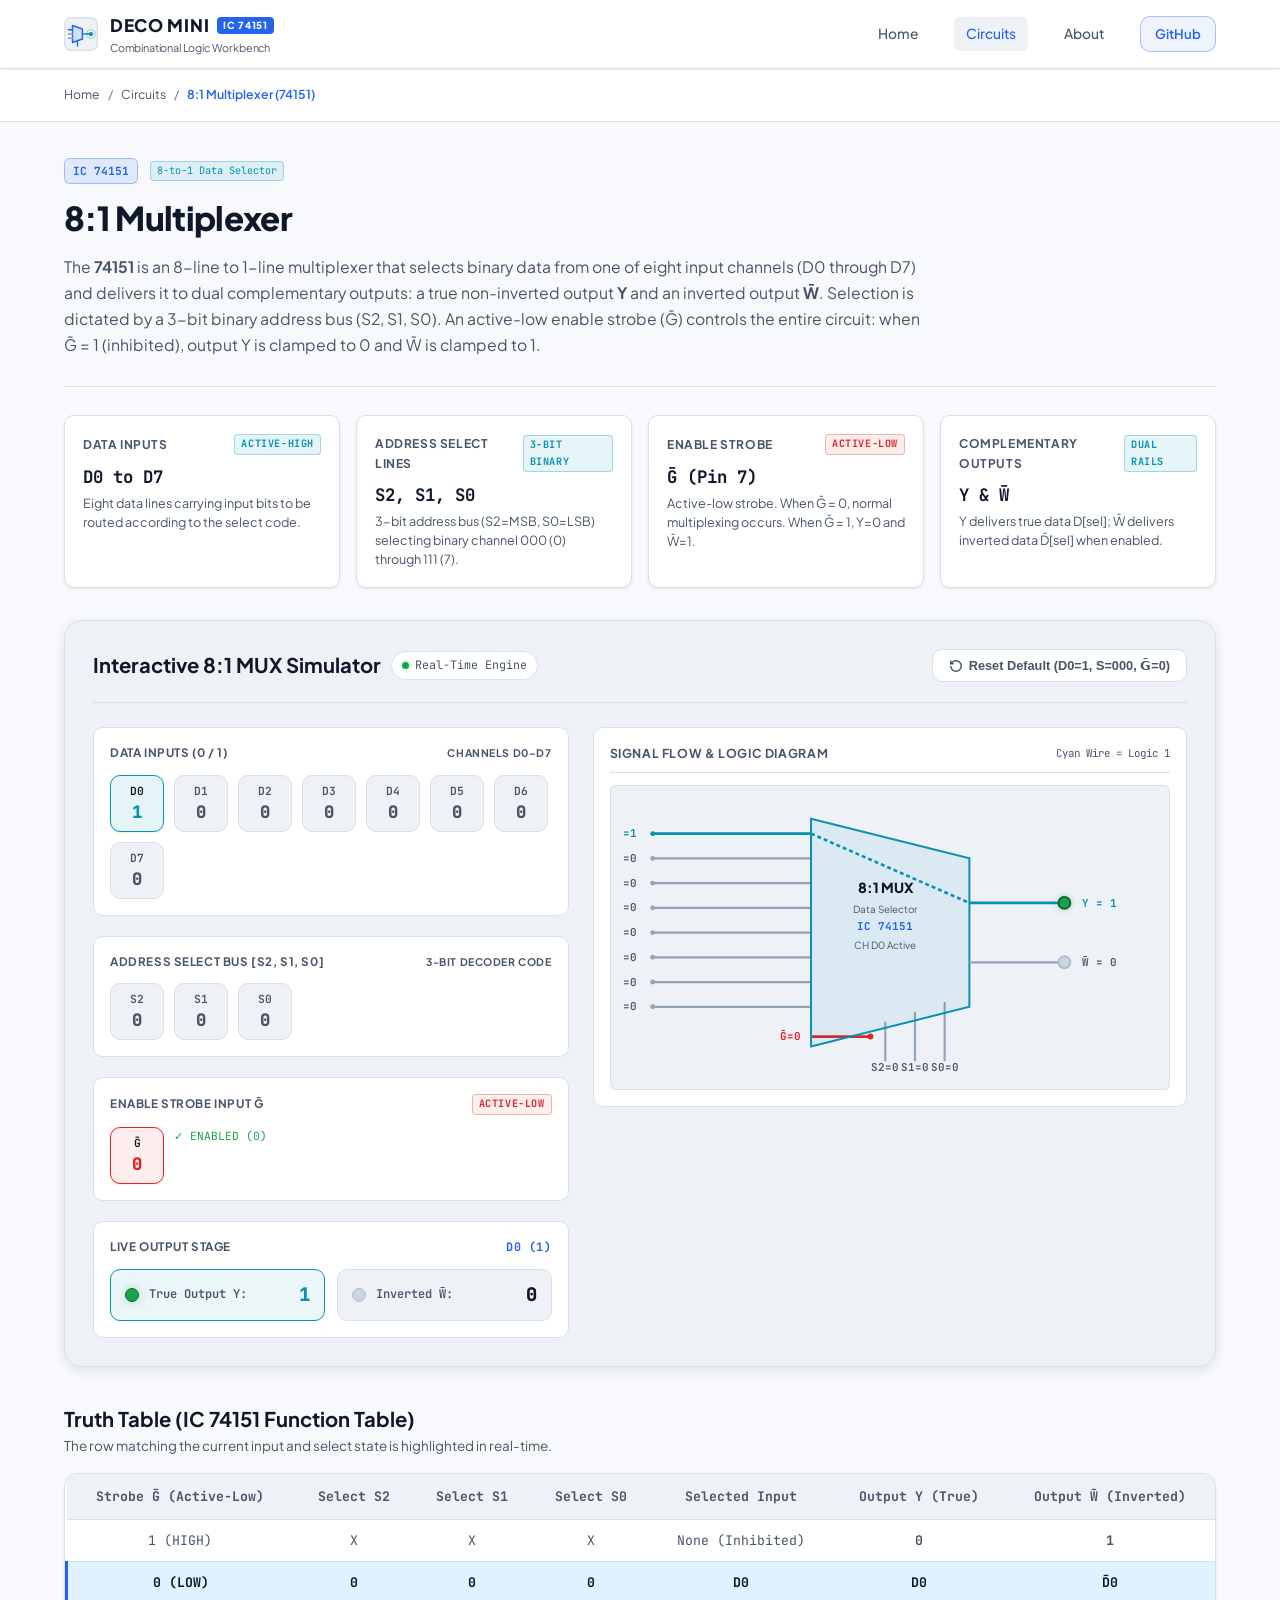
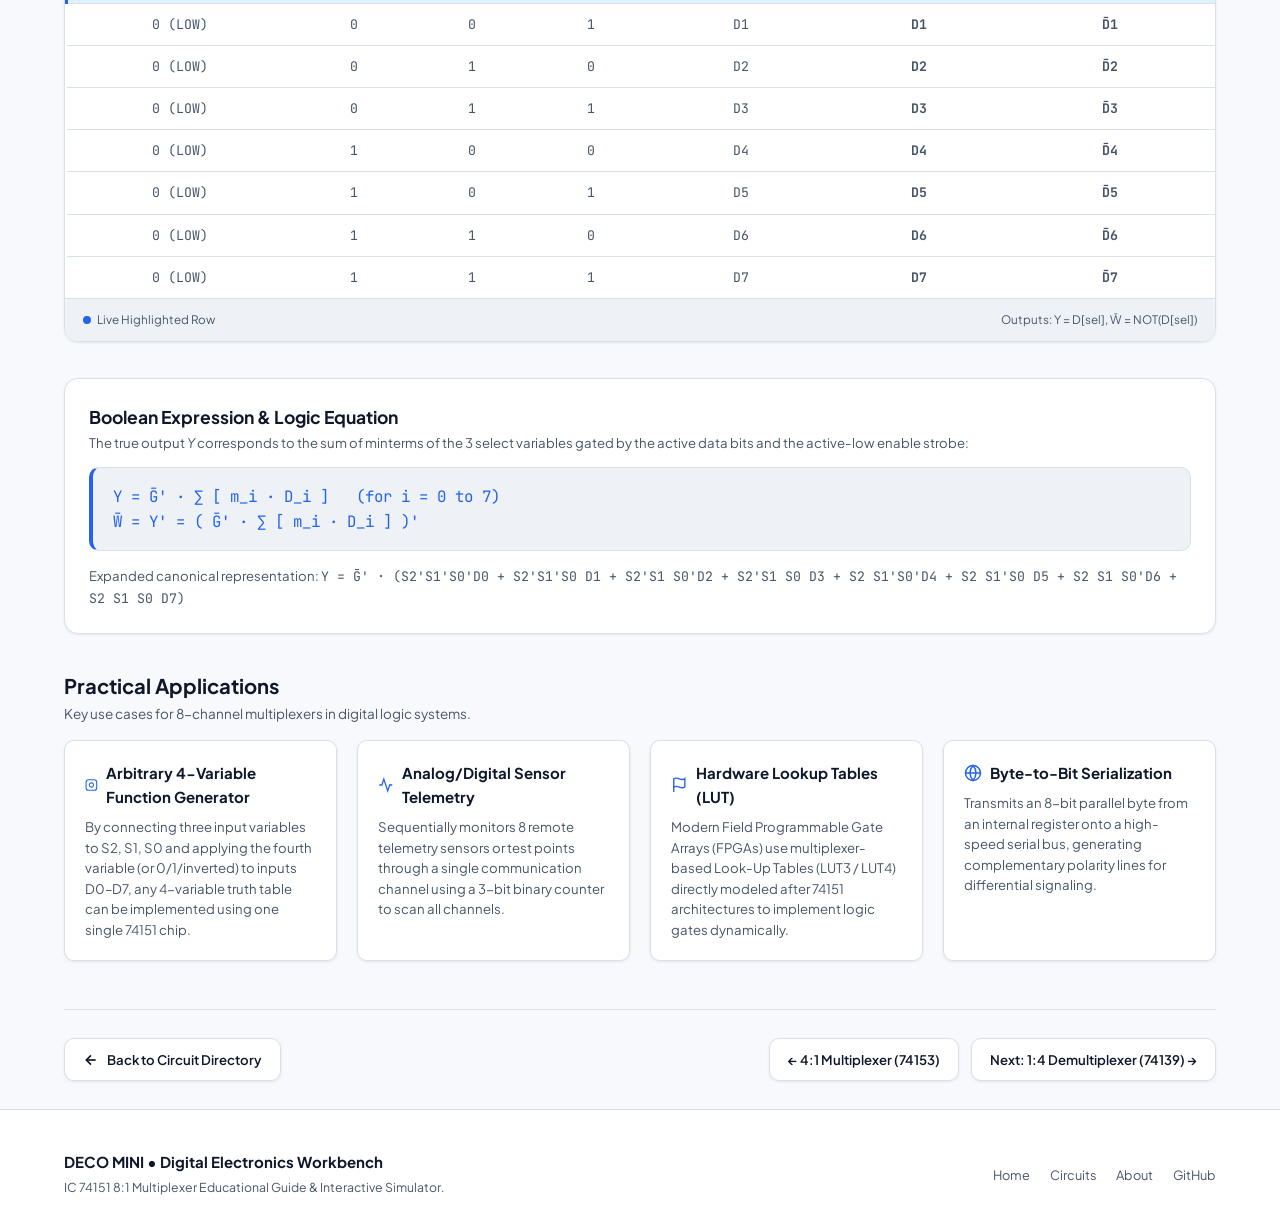
<file: pages/mux-8-1.html>
<!DOCTYPE html>
<html lang="en">
<head>
  <meta charset="UTF-8" />
  <meta name="viewport" content="width=device-width, initial-scale=1.0" />
  <title>8:1 Multiplexer (IC 74151) — DECO MINI</title>
  <meta name="description" content="Interactive 8:1 Multiplexer simulation, logic equations, truth table, and pinout details for IC 74151." />
  
  <link rel="preconnect" href="https://fonts.googleapis.com" />
  <link rel="preconnect" href="https://fonts.gstatic.com" crossorigin />
  <link href="https://fonts.googleapis.com/css2?family=JetBrains+Mono:wght@400;500;600;700&family=Plus+Jakarta+Sans:wght@400;500;600;700;800&display=swap" rel="stylesheet" />

  <link rel="stylesheet" href="../css/style.css" />
  <link rel="icon" type="image/svg+xml" href="../assets/logo.svg" />
</head>
<body>

  <!-- Top Navigation Bar -->
  <header class="site-header">
    <div class="container nav-container">
      <a href="../index.html" class="brand">
        <img src="../assets/logo.svg" alt="DECO MINI Logo" />
        <div class="brand-meta">
          <span class="brand-name">
            DECO MINI
            <span class="brand-badge">IC 74151</span>
          </span>
          <span class="brand-tagline">Combinational Logic Workbench</span>
        </div>
      </a>

      <button class="mobile-menu-toggle" aria-label="Toggle navigation menu" aria-expanded="false">
        <svg width="24" height="24" viewBox="0 0 24 24" fill="none" stroke="currentColor" stroke-width="2" stroke-linecap="round" stroke-linejoin="round">
          <line x1="3" y1="12" x2="21" y2="12"></line>
          <line x1="3" y1="6" x2="21" y2="6"></line>
          <line x1="3" y1="18" x2="21" y2="18"></line>
        </svg>
      </button>

      <nav class="main-nav">
        <a href="../index.html" class="nav-link">Home</a>
        <a href="../index.html#circuits" class="nav-link active">Circuits</a>
        <a href="../index.html#about" class="nav-link">About</a>
        <a href="https://github.com/annanyaa03/deco" target="_blank" rel="noopener noreferrer" class="nav-btn">
          GitHub
        </a>
      </nav>
    </div>
  </header>

  <!-- Breadcrumbs -->
  <div class="breadcrumb-wrap">
    <div class="container breadcrumbs">
      <a href="../index.html">Home</a>
      <span class="separator">/</span>
      <a href="../index.html#circuits">Circuits</a>
      <span class="separator">/</span>
      <span class="current">8:1 Multiplexer (74151)</span>
    </div>
  </div>

  <main class="container">
    <!-- 1. Title and IC Number & 2. Introduction and Working Principle -->
    <section class="circuit-header">
      <div class="circuit-header-top">
        <span class="ic-badge">IC 74151</span>
        <span class="badge-active-high">8-to-1 Data Selector</span>
      </div>
      <h1>8:1 Multiplexer</h1>
      <p class="circuit-principle">
        The <strong>74151</strong> is an 8-line to 1-line multiplexer that selects binary data from one of eight input channels (D0 through D7) 
        and delivers it to dual complementary outputs: a true non-inverted output <strong>Y</strong> and an inverted output <strong>W̄</strong>. 
        Selection is dictated by a 3-bit binary address bus (S2, S1, S0). An active-low enable strobe (Ḡ) controls the entire circuit: 
        when Ḡ = 1 (inhibited), output Y is clamped to 0 and W̄ is clamped to 1.
      </p>
    </section>

    <!-- 3. Input, Output, Select-line, and Enable-line Details -->
    <section class="pin-details-grid">
      <div class="pin-detail-card">
        <h4>Data Inputs <span class="badge-active-high">Active-High</span></h4>
        <div class="pin-title">D0 to D7</div>
        <p>Eight data lines carrying input bits to be routed according to the select code.</p>
      </div>

      <div class="pin-detail-card">
        <h4>Address Select Lines <span class="badge-active-high">3-bit Binary</span></h4>
        <div class="pin-title">S2, S1, S0</div>
        <p>3-bit address bus (S2=MSB, S0=LSB) selecting binary channel 000 (0) through 111 (7).</p>
      </div>

      <div class="pin-detail-card">
        <h4>Enable Strobe <span class="badge-active-low">Active-Low</span></h4>
        <div class="pin-title">Ḡ (Pin 7)</div>
        <p>Active-low strobe. When Ḡ = 0, normal multiplexing occurs. When Ḡ = 1, Y=0 and W̄=1.</p>
      </div>

      <div class="pin-detail-card">
        <h4>Complementary Outputs <span class="badge-active-high">Dual Rails</span></h4>
        <div class="pin-title">Y &amp; W̄</div>
        <p>Y delivers true data D[sel]; W̄ delivers inverted data D̄[sel] when enabled.</p>
      </div>
    </section>

    <!-- 7. Interactive Simulation & 4. Logic Diagram -->
    <section class="sim-workspace">
      <div class="sim-header">
        <div class="sim-header-title">
          <h2>Interactive 8:1 MUX Simulator</h2>
          <span class="sim-status-pill">
            <span class="status-dot"></span>
            Real-Time Engine
          </span>
        </div>
        <button type="button" class="sim-btn-reset" onclick="resetMux81()">
          <svg width="14" height="14" viewBox="0 0 24 24" fill="none" stroke="currentColor" stroke-width="2.5">
            <path d="M3 12a9 9 0 1 0 9-9 9.75 9.75 0 0 0-6.74 2.74L3 8"></path>
            <path d="M3 3v5h5"></path>
          </svg>
          Reset Default (D0=1, S=000, Ḡ=0)
        </button>
      </div>

      <div class="sim-main-grid">
        <!-- Input & Select Controls Left -->
        <div class="sim-controls-panel">
          <div class="control-group">
            <div class="control-group-title">
              <span>Data Inputs (0 / 1)</span>
              <span style="font-size:0.7rem; color:var(--text-muted);">Channels D0–D7</span>
            </div>
            <div class="switches-row" id="mux81-data-switches"></div>
          </div>

          <div class="control-group">
            <div class="control-group-title">
              <span>Address Select Bus [S2, S1, S0]</span>
              <span style="font-size:0.7rem; color:var(--text-muted);">3-bit Decoder Code</span>
            </div>
            <div class="switches-row" id="mux81-select-switches"></div>
          </div>

          <div class="control-group">
            <div class="control-group-title">
              <span>Enable Strobe Input Ḡ</span>
              <span class="badge-active-low">Active-Low</span>
            </div>
            <div class="switches-row" id="mux81-enable-switch"></div>
          </div>

          <!-- Outputs Display -->
          <div class="sim-outputs-panel">
            <div class="control-group-title">
              <span>Live Output Stage</span>
              <span id="mux81-sel-label" style="color:var(--accent-cyan); font-family:var(--font-mono);"></span>
            </div>
            <div class="outputs-display-grid">
              <div class="output-pill" id="mux81-out-pill-y">
                <span class="led-indicator" id="mux81-led-y"></span>
                <span class="out-name">True Output Y:</span>
                <span class="out-val" id="mux81-val-y">0</span>
              </div>
              <div class="output-pill" id="mux81-out-pill-w">
                <span class="led-indicator" id="mux81-led-w"></span>
                <span class="out-name">Inverted W̄:</span>
                <span class="out-val" id="mux81-val-w">1</span>
              </div>
            </div>
          </div>
        </div>

        <!-- Logic Schematic Diagram Right -->
        <div class="schematic-box">
          <div class="schematic-toolbar">
            <span class="schematic-title">Signal Flow &amp; Logic Diagram</span>
            <span style="font-size:0.72rem; color:var(--text-muted); font-family:var(--font-mono);">Cyan Wire = Logic 1</span>
          </div>
          <div class="schematic-svg-wrap" id="mux81-schematic-svg"></div>
        </div>
      </div>
    </section>

    <!-- 5. Truth Table -->
    <section class="panel-section">
      <div class="panel-header">
        <h3>Truth Table (IC 74151 Function Table)</h3>
        <p>The row matching the current input and select state is highlighted in real-time.</p>
      </div>
      <div class="table-responsive">
        <table class="truth-table" id="mux81-table">
          <thead>
            <tr>
              <th>Strobe Ḡ (Active-Low)</th>
              <th>Select S2</th>
              <th>Select S1</th>
              <th>Select S0</th>
              <th>Selected Input</th>
              <th>Output Y (True)</th>
              <th>Output W̄ (Inverted)</th>
            </tr>
          </thead>
          <tbody>
            <tr>
              <td>1 (HIGH)</td>
              <td>X</td>
              <td>X</td>
              <td>X</td>
              <td>None (Inhibited)</td>
              <td><strong>0</strong></td>
              <td><strong>1</strong></td>
            </tr>
            <tr>
              <td>0 (LOW)</td>
              <td>0</td>
              <td>0</td>
              <td>0</td>
              <td>D0</td>
              <td><strong>D0</strong></td>
              <td><strong>D̄0</strong></td>
            </tr>
            <tr>
              <td>0 (LOW)</td>
              <td>0</td>
              <td>0</td>
              <td>1</td>
              <td>D1</td>
              <td><strong>D1</strong></td>
              <td><strong>D̄1</strong></td>
            </tr>
            <tr>
              <td>0 (LOW)</td>
              <td>0</td>
              <td>1</td>
              <td>0</td>
              <td>D2</td>
              <td><strong>D2</strong></td>
              <td><strong>D̄2</strong></td>
            </tr>
            <tr>
              <td>0 (LOW)</td>
              <td>0</td>
              <td>1</td>
              <td>1</td>
              <td>D3</td>
              <td><strong>D3</strong></td>
              <td><strong>D̄3</strong></td>
            </tr>
            <tr>
              <td>0 (LOW)</td>
              <td>1</td>
              <td>0</td>
              <td>0</td>
              <td>D4</td>
              <td><strong>D4</strong></td>
              <td><strong>D̄4</strong></td>
            </tr>
            <tr>
              <td>0 (LOW)</td>
              <td>1</td>
              <td>0</td>
              <td>1</td>
              <td>D5</td>
              <td><strong>D5</strong></td>
              <td><strong>D̄5</strong></td>
            </tr>
            <tr>
              <td>0 (LOW)</td>
              <td>1</td>
              <td>1</td>
              <td>0</td>
              <td>D6</td>
              <td><strong>D6</strong></td>
              <td><strong>D̄6</strong></td>
            </tr>
            <tr>
              <td>0 (LOW)</td>
              <td>1</td>
              <td>1</td>
              <td>1</td>
              <td>D7</td>
              <td><strong>D7</strong></td>
              <td><strong>D̄7</strong></td>
            </tr>
          </tbody>
        </table>
        <div class="table-legend">
          <span><span class="legend-dot"></span> Live Highlighted Row</span>
          <span style="margin-left:auto;">Outputs: Y = D[sel], W̄ = NOT(D[sel])</span>
        </div>
      </div>
    </section>

    <!-- 6. Boolean Expression -->
    <section class="panel-section">
      <div class="equation-card">
        <h3>Boolean Expression &amp; Logic Equation</h3>
        <p class="equation-note">
          The true output <em>Y</em> corresponds to the sum of minterms of the 3 select variables gated by the active data bits and the active-low enable strobe:
        </p>
        <div class="equation-box">
          Y = Ḡ' · ∑ [ m_i · D_i ] &nbsp;&nbsp;(for i = 0 to 7)<br />
          W̄ = Y' = ( Ḡ' · ∑ [ m_i · D_i ] )'
        </div>
        <p class="equation-note">
          Expanded canonical representation: 
          <code>Y = Ḡ' · (S2'S1'S0'D0 + S2'S1'S0 D1 + S2'S1 S0'D2 + S2'S1 S0 D3 + S2 S1'S0'D4 + S2 S1'S0 D5 + S2 S1 S0'D6 + S2 S1 S0 D7)</code>
        </p>
      </div>
    </section>

    <!-- 8. Practical Applications -->
    <section class="panel-section">
      <div class="panel-header">
        <h3>Practical Applications</h3>
        <p>Key use cases for 8-channel multiplexers in digital logic systems.</p>
      </div>
      <div class="apps-grid">
        <div class="app-card">
          <h4>
            <svg width="18" height="18" viewBox="0 0 24 24" fill="none" stroke="currentColor" stroke-width="2">
              <rect x="2" y="2" width="20" height="20" rx="5" ry="5"></rect>
              <path d="M16 11.37A4 4 0 1 1 12.63 8 4 4 0 0 1 16 11.37z"></path>
              <line x1="17.5" y1="6.5" x2="17.51" y2="6.5"></line>
            </svg>
            Arbitrary 4-Variable Function Generator
          </h4>
          <p>By connecting three input variables to S2, S1, S0 and applying the fourth variable (or 0/1/inverted) to inputs D0–D7, any 4-variable truth table can be implemented using one single 74151 chip.</p>
        </div>

        <div class="app-card">
          <h4>
            <svg width="18" height="18" viewBox="0 0 24 24" fill="none" stroke="currentColor" stroke-width="2">
              <path d="M22 12h-4l-3 9L9 3l-3 9H2"></path>
            </svg>
            Analog/Digital Sensor Telemetry
          </h4>
          <p>Sequentially monitors 8 remote telemetry sensors or test points through a single communication channel using a 3-bit binary counter to scan all channels.</p>
        </div>

        <div class="app-card">
          <h4>
            <svg width="18" height="18" viewBox="0 0 24 24" fill="none" stroke="currentColor" stroke-width="2">
              <path d="M4 15s1-1 4-1 5 2 8 2 4-1 4-1V3s-1 1-4 1-5-2-8-2-4 1-4 1z"></path>
              <line x1="4" y1="22" x2="4" y2="15"></line>
            </svg>
            Hardware Lookup Tables (LUT)
          </h4>
          <p>Modern Field Programmable Gate Arrays (FPGAs) use multiplexer-based Look-Up Tables (LUT3 / LUT4) directly modeled after 74151 architectures to implement logic gates dynamically.</p>
        </div>

        <div class="app-card">
          <h4>
            <svg width="18" height="18" viewBox="0 0 24 24" fill="none" stroke="currentColor" stroke-width="2">
              <circle cx="12" cy="12" r="10"></circle>
              <line x1="2" y1="12" x2="22" y2="12"></line>
              <path d="M12 2a15.3 15.3 0 0 1 4 10 15.3 15.3 0 0 1-4 10 15.3 15.3 0 0 1-4-10 15.3 15.3 0 0 1 4-10z"></path>
            </svg>
            Byte-to-Bit Serialization
          </h4>
          <p>Transmits an 8-bit parallel byte from an internal register onto a high-speed serial bus, generating complementary polarity lines for differential signaling.</p>
        </div>
      </div>
    </section>

    <!-- 9. Navigation Back to Directory & Next Circuit -->
    <nav class="circuit-nav-bar">
      <a href="../index.html#circuits" class="circuit-nav-link">
        <svg width="16" height="16" viewBox="0 0 24 24" fill="none" stroke="currentColor" stroke-width="2.5">
          <line x1="19" y1="12" x2="5" y2="12"></line>
          <polyline points="12 19 5 12 12 5"></polyline>
        </svg>
        Back to Circuit Directory
      </a>

      <div style="display:flex; gap:12px; flex-wrap:wrap;">
        <a href="mux-4-1.html" class="circuit-nav-link">
          ← 4:1 Multiplexer (74153)
        </a>
        <a href="demux-1-4.html" class="circuit-nav-link">
          Next: 1:4 Demultiplexer (74139) →
        </a>
      </div>
    </nav>
  </main>

  <!-- Footer -->
  <footer class="site-footer">
    <div class="container footer-content">
      <div>
        <div class="footer-brand">DECO MINI • Digital Electronics Workbench</div>
        <div class="footer-desc">IC 74151 8:1 Multiplexer Educational Guide &amp; Interactive Simulator.</div>
      </div>
      <ul class="footer-links">
        <li><a href="../index.html">Home</a></li>
        <li><a href="../index.html#circuits">Circuits</a></li>
        <li><a href="../index.html#about">About</a></li>
        <li><a href="https://github.com/annanyaa03/deco" target="_blank" rel="noopener noreferrer">GitHub</a></li>
      </ul>
    </div>
  </footer>

  <script src="../js/main.js"></script>
  <script src="../js/mux.js"></script>
  <script>
    document.addEventListener("DOMContentLoaded", () => {
      initMux81();
    });
  </script>
</body>
</html>
</file>
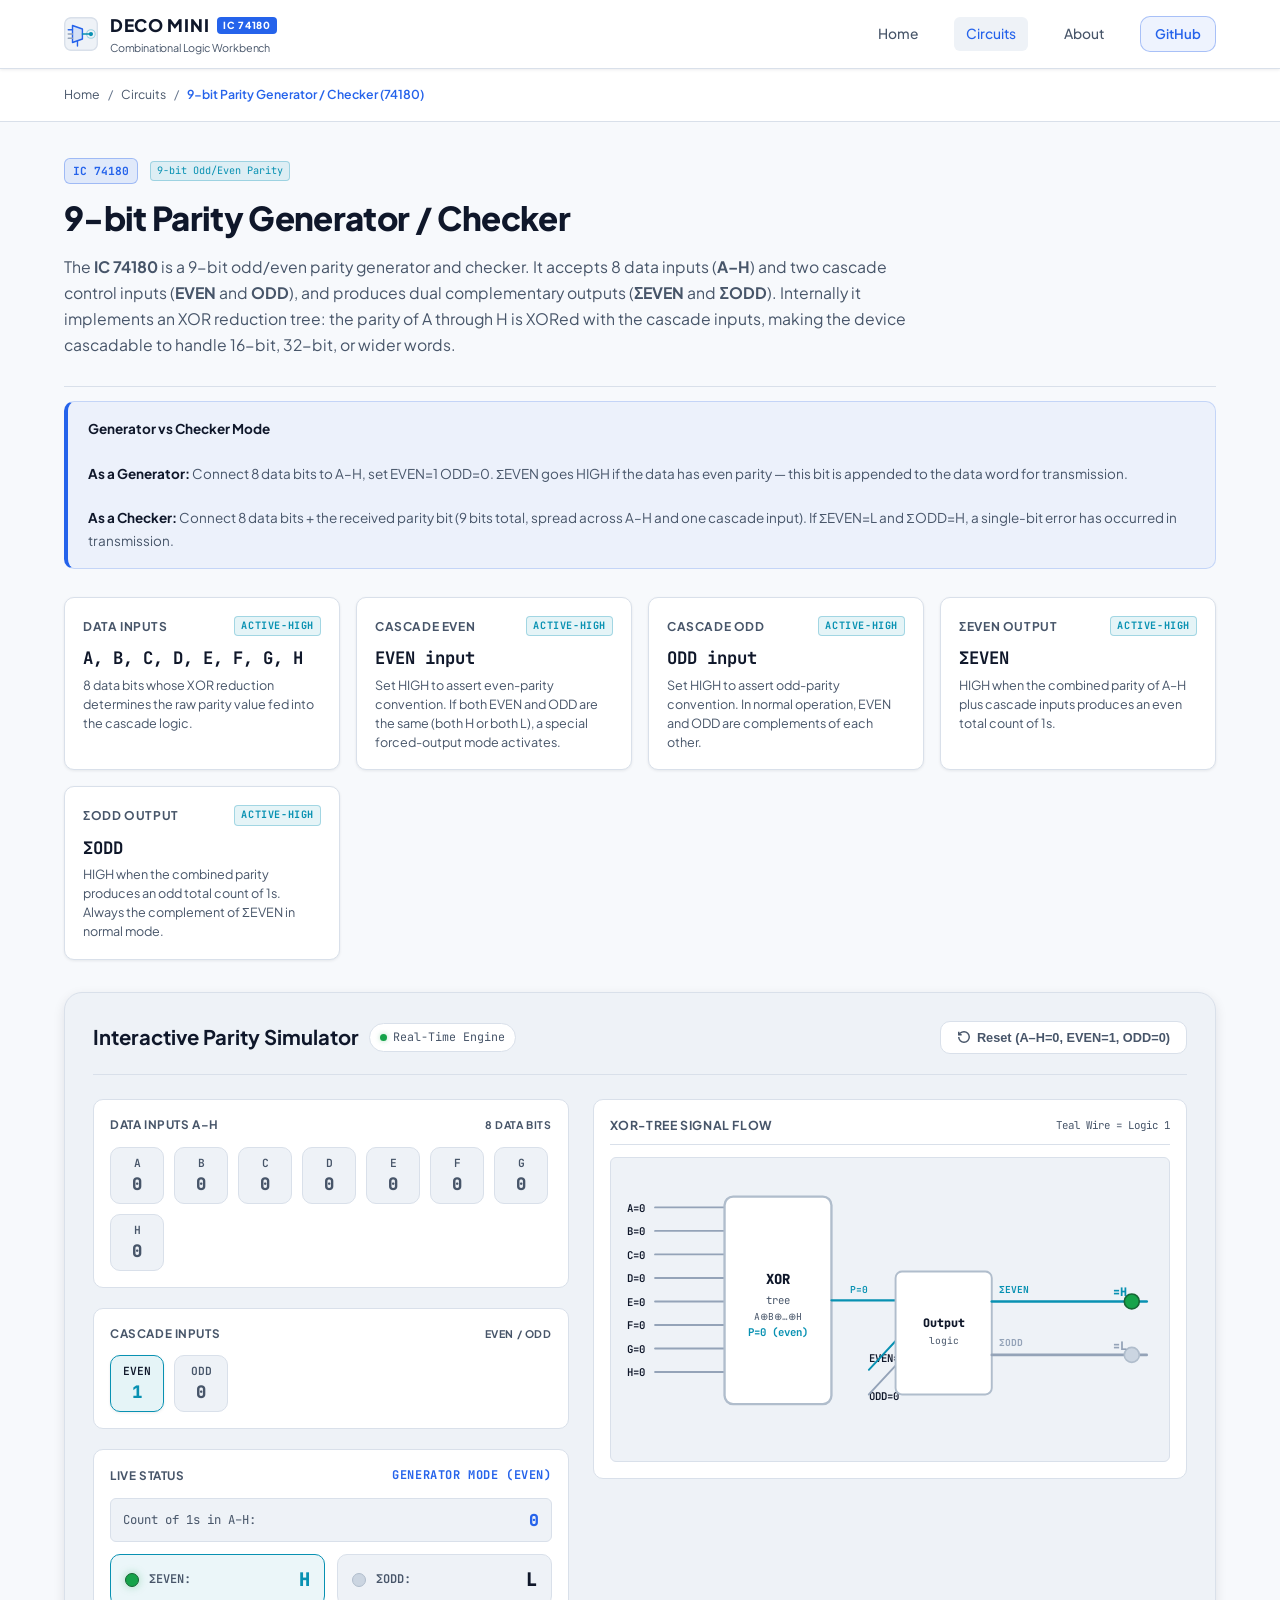
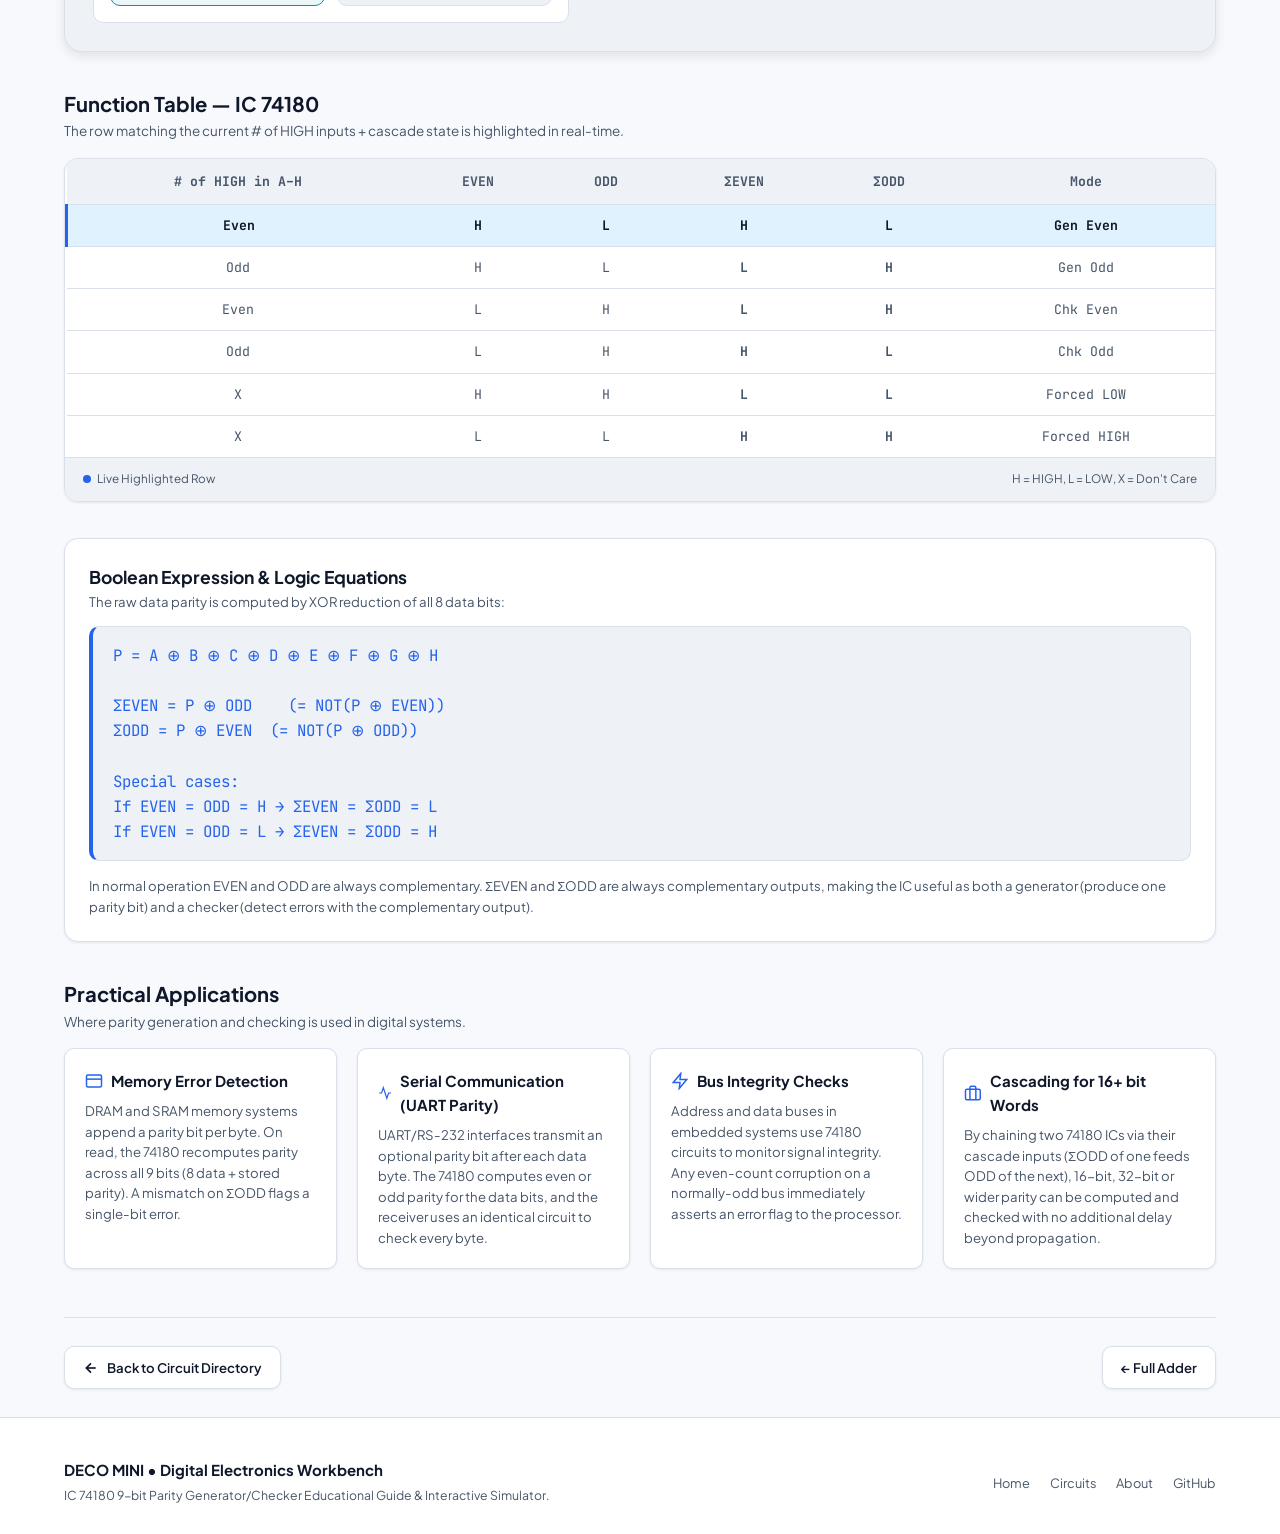
<file: pages/parity-gen-check.html>
<!DOCTYPE html>
<html lang="en">
<head>
  <meta charset="UTF-8" />
  <meta name="viewport" content="width=device-width, initial-scale=1.0" />
  <title>Parity Generator / Checker (IC 74180) — DECO MINI</title>
  <meta name="description" content="Interactive 9-bit Parity Generator and Checker simulation using IC 74180. Live XOR-tree SVG, function table, mode explainer, and Boolean equations." />

  <link rel="preconnect" href="https://fonts.googleapis.com" />
  <link rel="preconnect" href="https://fonts.gstatic.com" crossorigin />
  <link href="https://fonts.googleapis.com/css2?family=JetBrains+Mono:wght@400;500;600;700&family=Plus+Jakarta+Sans:wght@400;500;600;700;800&display=swap" rel="stylesheet" />

  <link rel="stylesheet" href="../css/style.css" />
  <link rel="icon" type="image/svg+xml" href="../assets/logo.svg" />
</head>
<body>

  <!-- Top Navigation Bar -->
  <header class="site-header">
    <div class="container nav-container">
      <a href="../index.html" class="brand">
        <img src="../assets/logo.svg" alt="DECO MINI Logo" />
        <div class="brand-meta">
          <span class="brand-name">
            DECO MINI
            <span class="brand-badge">IC 74180</span>
          </span>
          <span class="brand-tagline">Combinational Logic Workbench</span>
        </div>
      </a>

      <button class="mobile-menu-toggle" aria-label="Toggle navigation menu" aria-expanded="false">
        <svg width="24" height="24" viewBox="0 0 24 24" fill="none" stroke="currentColor" stroke-width="2" stroke-linecap="round" stroke-linejoin="round">
          <line x1="3" y1="12" x2="21" y2="12"></line>
          <line x1="3" y1="6" x2="21" y2="6"></line>
          <line x1="3" y1="18" x2="21" y2="18"></line>
        </svg>
      </button>

      <nav class="main-nav">
        <a href="../index.html" class="nav-link">Home</a>
        <a href="../index.html#circuits" class="nav-link active">Circuits</a>
        <a href="../index.html#about" class="nav-link">About</a>
        <a href="https://github.com/annanyaa03/deco" target="_blank" rel="noopener noreferrer" class="nav-btn">
          GitHub
        </a>
      </nav>
    </div>
  </header>

  <!-- Breadcrumbs -->
  <div class="breadcrumb-wrap">
    <div class="container breadcrumbs">
      <a href="../index.html">Home</a>
      <span class="separator">/</span>
      <a href="../index.html#circuits">Circuits</a>
      <span class="separator">/</span>
      <span class="current">9-bit Parity Generator / Checker (74180)</span>
    </div>
  </div>

  <main class="container">
    <!-- 1. Title & 2. Introduction -->
    <section class="circuit-header">
      <div class="circuit-header-top">
        <span class="ic-badge">IC 74180</span>
        <span class="badge-active-high">9-bit Odd/Even Parity</span>
      </div>
      <h1>9-bit Parity Generator / Checker</h1>
      <p class="circuit-principle">
        The <strong>IC 74180</strong> is a 9-bit odd/even parity generator and checker.
        It accepts 8 data inputs (<strong>A–H</strong>) and two cascade control inputs
        (<strong>EVEN</strong> and <strong>ODD</strong>), and produces dual complementary outputs
        (<strong>ΣEVEN</strong> and <strong>ΣODD</strong>). Internally it implements an XOR
        reduction tree: the parity of A through H is XORed with the cascade inputs, making the
        device cascadable to handle 16-bit, 32-bit, or wider words.
      </p>
    </section>

    <!-- Generator vs Checker Explainer -->
    <div class="info-box">
      <strong>Generator vs Checker Mode</strong><br /><br />
      <strong>As a Generator:</strong> Connect 8 data bits to A–H, set EVEN=1 ODD=0. ΣEVEN goes HIGH if the data has even parity — this bit is appended to the data word for transmission.<br /><br />
      <strong>As a Checker:</strong> Connect 8 data bits + the received parity bit (9 bits total, spread across A–H and one cascade input). If ΣEVEN=L and ΣODD=H, a single-bit error has occurred in transmission.
    </div>

    <!-- 3. Pin Details -->
    <section class="pin-details-grid">
      <div class="pin-detail-card">
        <h4>Data Inputs <span class="badge-active-high">Active-High</span></h4>
        <div class="pin-title">A, B, C, D, E, F, G, H</div>
        <p>8 data bits whose XOR reduction determines the raw parity value fed into the cascade logic.</p>
      </div>

      <div class="pin-detail-card">
        <h4>Cascade EVEN <span class="badge-active-high">Active-High</span></h4>
        <div class="pin-title">EVEN input</div>
        <p>Set HIGH to assert even-parity convention. If both EVEN and ODD are the same (both H or both L), a special forced-output mode activates.</p>
      </div>

      <div class="pin-detail-card">
        <h4>Cascade ODD <span class="badge-active-high">Active-High</span></h4>
        <div class="pin-title">ODD input</div>
        <p>Set HIGH to assert odd-parity convention. In normal operation, EVEN and ODD are complements of each other.</p>
      </div>

      <div class="pin-detail-card">
        <h4>ΣEVEN Output <span class="badge-active-high">Active-High</span></h4>
        <div class="pin-title">ΣEVEN</div>
        <p>HIGH when the combined parity of A–H plus cascade inputs produces an even total count of 1s.</p>
      </div>

      <div class="pin-detail-card">
        <h4>ΣODD Output <span class="badge-active-high">Active-High</span></h4>
        <div class="pin-title">ΣODD</div>
        <p>HIGH when the combined parity produces an odd total count of 1s. Always the complement of ΣEVEN in normal mode.</p>
      </div>
    </section>

    <!-- 7. Interactive Simulation & 4. Logic Diagram -->
    <section class="sim-workspace">
      <div class="sim-header">
        <div class="sim-header-title">
          <h2>Interactive Parity Simulator</h2>
          <span class="sim-status-pill">
            <span class="status-dot"></span>
            Real-Time Engine
          </span>
        </div>
        <button type="button" class="sim-btn-reset" onclick="resetParity()">
          <svg width="14" height="14" viewBox="0 0 24 24" fill="none" stroke="currentColor" stroke-width="2.5">
            <path d="M3 12a9 9 0 1 0 9-9 9.75 9.75 0 0 0-6.74 2.74L3 8"></path>
            <path d="M3 3v5h5"></path>
          </svg>
          Reset (A–H=0, EVEN=1, ODD=0)
        </button>
      </div>

      <div class="sim-main-grid">
        <!-- Controls Left -->
        <div class="sim-controls-panel">
          <div class="control-group">
            <div class="control-group-title">
              <span>Data Inputs A–H</span>
              <span style="font-size:0.7rem; color:var(--text-muted);">8 data bits</span>
            </div>
            <div class="switches-row" id="par-data-switches"></div>
          </div>

          <div class="control-group">
            <div class="control-group-title">
              <span>Cascade Inputs</span>
              <span style="font-size:0.7rem; color:var(--text-muted);">EVEN / ODD</span>
            </div>
            <div class="switches-row" id="par-cascade-switches"></div>
          </div>

          <!-- Live Status -->
          <div class="sim-outputs-panel">
            <div class="control-group-title">
              <span>Live Status</span>
              <span id="par-mode-label" style="color:var(--primary); font-family:var(--font-mono); font-size:0.8rem;"></span>
            </div>
            <div style="display:flex; gap:8px; align-items:center; margin-bottom:12px; padding:8px 12px; background:var(--surface-alt); border-radius:var(--radius-sm); border:1px solid var(--border);">
              <span style="font-family:var(--font-mono); font-size:0.82rem; color:var(--text-muted);">Count of 1s in A–H:</span>
              <span id="par-count" style="font-family:var(--font-mono); font-size:1.1rem; font-weight:800; color:var(--text); margin-left:auto;">0</span>
            </div>
            <div class="outputs-display-grid">
              <div class="output-pill" id="par-out-pill-even">
                <span class="led-indicator" id="par-led-even"></span>
                <span class="out-name">ΣEVEN:</span>
                <span class="out-val" id="par-val-even">0</span>
              </div>
              <div class="output-pill" id="par-out-pill-odd">
                <span class="led-indicator" id="par-led-odd"></span>
                <span class="out-name">ΣODD:</span>
                <span class="out-val" id="par-val-odd">0</span>
              </div>
            </div>
          </div>
        </div>

        <!-- Logic Schematic Diagram Right -->
        <div class="schematic-box">
          <div class="schematic-toolbar">
            <span class="schematic-title">XOR-Tree Signal Flow</span>
            <span style="font-size:0.72rem; color:var(--text-muted); font-family:var(--font-mono);">Teal Wire = Logic 1</span>
          </div>
          <div class="schematic-svg-wrap" id="par-schematic-svg"></div>
        </div>
      </div>
    </section>

    <!-- 5. Function Table -->
    <section class="panel-section">
      <div class="panel-header">
        <h3>Function Table — IC 74180</h3>
        <p>The row matching the current # of HIGH inputs + cascade state is highlighted in real-time.</p>
      </div>
      <div class="table-responsive">
        <table class="truth-table" id="par-table">
          <thead>
            <tr>
              <th># of HIGH in A–H</th>
              <th>EVEN</th>
              <th>ODD</th>
              <th>ΣEVEN</th>
              <th>ΣODD</th>
              <th>Mode</th>
            </tr>
          </thead>
          <tbody>
            <!-- Row 0: Even count, EVEN=H ODD=L -->
            <tr><td>Even</td><td>H</td><td>L</td><td><strong>H</strong></td><td><strong>L</strong></td><td>Gen Even</td></tr>
            <!-- Row 1: Odd count, EVEN=H ODD=L -->
            <tr><td>Odd</td> <td>H</td><td>L</td><td><strong>L</strong></td><td><strong>H</strong></td><td>Gen Odd</td></tr>
            <!-- Row 2: Even count, EVEN=L ODD=H -->
            <tr><td>Even</td><td>L</td><td>H</td><td><strong>L</strong></td><td><strong>H</strong></td><td>Chk Even</td></tr>
            <!-- Row 3: Odd count, EVEN=L ODD=H -->
            <tr><td>Odd</td> <td>L</td><td>H</td><td><strong>H</strong></td><td><strong>L</strong></td><td>Chk Odd</td></tr>
            <!-- Row 4: Both H (forced) -->
            <tr><td>X</td>   <td>H</td><td>H</td><td><strong>L</strong></td><td><strong>L</strong></td><td>Forced LOW</td></tr>
            <!-- Row 5: Both L (forced) -->
            <tr><td>X</td>   <td>L</td><td>L</td><td><strong>H</strong></td><td><strong>H</strong></td><td>Forced HIGH</td></tr>
          </tbody>
        </table>
        <div class="table-legend">
          <span><span class="legend-dot"></span> Live Highlighted Row</span>
          <span style="margin-left:auto;">H = HIGH, L = LOW, X = Don't Care</span>
        </div>
      </div>
    </section>

    <!-- 6. Boolean Expression -->
    <section class="panel-section">
      <div class="equation-card">
        <h3>Boolean Expression &amp; Logic Equations</h3>
        <p class="equation-note">
          The raw data parity is computed by XOR reduction of all 8 data bits:
        </p>
        <div class="equation-box">
          P = A ⊕ B ⊕ C ⊕ D ⊕ E ⊕ F ⊕ G ⊕ H<br /><br />
          ΣEVEN = P ⊕ ODD &nbsp;&nbsp; (= NOT(P ⊕ EVEN))<br />
          ΣODD  = P ⊕ EVEN &nbsp;(= NOT(P ⊕ ODD))<br /><br />
          Special cases:<br />
          If EVEN = ODD = H → ΣEVEN = ΣODD = L<br />
          If EVEN = ODD = L → ΣEVEN = ΣODD = H
        </div>
        <p class="equation-note">
          In normal operation EVEN and ODD are always complementary. ΣEVEN and ΣODD are always complementary outputs,
          making the IC useful as both a generator (produce one parity bit) and a checker (detect errors with the complementary output).
        </p>
      </div>
    </section>

    <!-- 8. Practical Applications -->
    <section class="panel-section">
      <div class="panel-header">
        <h3>Practical Applications</h3>
        <p>Where parity generation and checking is used in digital systems.</p>
      </div>
      <div class="apps-grid">
        <div class="app-card">
          <h4>
            <svg width="18" height="18" viewBox="0 0 24 24" fill="none" stroke="currentColor" stroke-width="2">
              <rect x="2" y="4" width="20" height="16" rx="2"></rect>
              <path d="M7 15h0M2 9.5h20"></path>
            </svg>
            Memory Error Detection
          </h4>
          <p>DRAM and SRAM memory systems append a parity bit per byte. On read, the 74180 recomputes parity across all 9 bits (8 data + stored parity). A mismatch on ΣODD flags a single-bit error.</p>
        </div>

        <div class="app-card">
          <h4>
            <svg width="18" height="18" viewBox="0 0 24 24" fill="none" stroke="currentColor" stroke-width="2">
              <path d="M22 12h-4l-3 9L9 3l-3 9H2"></path>
            </svg>
            Serial Communication (UART Parity)
          </h4>
          <p>UART/RS-232 interfaces transmit an optional parity bit after each data byte. The 74180 computes even or odd parity for the data bits, and the receiver uses an identical circuit to check every byte.</p>
        </div>

        <div class="app-card">
          <h4>
            <svg width="18" height="18" viewBox="0 0 24 24" fill="none" stroke="currentColor" stroke-width="2">
              <polygon points="13 2 3 14 12 14 11 22 21 10 12 10 13 2"></polygon>
            </svg>
            Bus Integrity Checks
          </h4>
          <p>Address and data buses in embedded systems use 74180 circuits to monitor signal integrity. Any even-count corruption on a normally-odd bus immediately asserts an error flag to the processor.</p>
        </div>

        <div class="app-card">
          <h4>
            <svg width="18" height="18" viewBox="0 0 24 24" fill="none" stroke="currentColor" stroke-width="2">
              <rect x="2" y="7" width="20" height="14" rx="2" ry="2"></rect>
              <path d="M16 21V5a2 2 0 0 0-2-2h-4a2 2 0 0 0-2 2v16"></path>
            </svg>
            Cascading for 16+ bit Words
          </h4>
          <p>By chaining two 74180 ICs via their cascade inputs (ΣODD of one feeds ODD of the next), 16-bit, 32-bit or wider parity can be computed and checked with no additional delay beyond propagation.</p>
        </div>
      </div>
    </section>

    <!-- 9. Navigation -->
    <nav class="circuit-nav-bar">
      <a href="../index.html#circuits" class="circuit-nav-link">
        <svg width="16" height="16" viewBox="0 0 24 24" fill="none" stroke="currentColor" stroke-width="2.5">
          <line x1="19" y1="12" x2="5" y2="12"></line>
          <polyline points="12 19 5 12 12 5"></polyline>
        </svg>
        Back to Circuit Directory
      </a>

      <a href="full-adder.html" class="circuit-nav-link">
        ← Full Adder
      </a>
    </nav>
  </main>

  <!-- Footer -->
  <footer class="site-footer">
    <div class="container footer-content">
      <div>
        <div class="footer-brand">DECO MINI • Digital Electronics Workbench</div>
        <div class="footer-desc">IC 74180 9-bit Parity Generator/Checker Educational Guide &amp; Interactive Simulator.</div>
      </div>
      <ul class="footer-links">
        <li><a href="../index.html">Home</a></li>
        <li><a href="../index.html#circuits">Circuits</a></li>
        <li><a href="../index.html#about">About</a></li>
        <li><a href="https://github.com/annanyaa03/deco" target="_blank" rel="noopener noreferrer">GitHub</a></li>
      </ul>
    </div>
  </footer>

  <script src="../js/main.js"></script>
  <script src="../js/parity.js"></script>
  <script>
    document.addEventListener("DOMContentLoaded", () => {
      initParity();
    });
  </script>
</body>
</html>
</file>
<file: css/style.css>
/* ==========================================================================
   DECO MINI - Design System & Stylesheet
   Light engineering theme – crisp blue/teal accent on white
   ========================================================================== */

:root {
  /* ── Core Surface Colors ─────────────────────────────────────────────── */
  --bg:            #F7F9FC;   /* page background                            */
  --surface:       #FFFFFF;   /* cards, panels                              */
  --surface-alt:   #EEF2F7;   /* table header, code blocks, sim panel       */
  --border:        #D9E0EA;   /* all borders                                */

  /* ── Typography ──────────────────────────────────────────────────────── */
  --text:          #0F172A;   /* headings / body                            */
  --text-muted:    #475569;   /* secondary labels                           */

  /* ── Primary Brand / Action ─────────────────────────────────────────── */
  --primary:       #2563EB;   /* links, buttons, IC badges                  */
  --primary-hover: #1D4ED8;

  /* ── Logic Signal Colors ─────────────────────────────────────────────── */
  --logic-1:       #0891B2;   /* active wire / HIGH – dark cyan             */
  --logic-0:       #94A3B8;   /* inactive wire / LOW                        */

  /* ── LED States ──────────────────────────────────────────────────────── */
  --led-on:        #16A34A;
  --led-on-glow:   rgba(22, 163, 74, .35);
  --led-off:       #CBD5E1;

  /* ── Active-Low / Warning ────────────────────────────────────────────── */
  --active-low:    #DC2626;

  /* ── Truth-Table Highlight ───────────────────────────────────────────── */
  --row-highlight: #E0F2FE;

  /* ── Toggle States ───────────────────────────────────────────────────── */
  --toggle-on:     #2563EB;
  --toggle-off:    #E2E8F0;

  /* ── Legacy aliases (keep for JS-driven classes) ─────────────────────── */
  --bg-base:         var(--bg);
  --bg-surface:      var(--surface);
  --bg-card:         var(--surface);
  --bg-card-hover:   var(--surface-alt);
  --bg-input:        var(--surface-alt);
  --bg-chip:         var(--surface-alt);

  --border-subtle:   var(--border);
  --border-default:  var(--border);
  --border-strong:   #B0BDCc;
  --border-accent:   rgba(37, 99, 235, .35);

  --text-primary:    var(--text);
  --text-secondary:  var(--text-muted);
  --text-dim:        #64748B;

  --accent-cyan:      var(--primary);
  --accent-cyan-dark: var(--primary-hover);
  --accent-glow:      rgba(37, 99, 235, .15);

  --sig-high:         var(--logic-1);
  --sig-high-bg:      rgba(8, 145, 178, .10);
  --sig-high-glow:    0 1px 3px rgba(15, 23, 42, .08);

  --sig-low:          var(--logic-0);
  --sig-low-bg:       rgba(148, 163, 184, .15);

  --sig-active-low:   var(--active-low);
  --sig-active-low-bg: rgba(220, 38, 38, .08);

  --sig-success:      var(--led-on);
  --sig-success-bg:   rgba(22, 163, 74, .10);

  /* ── Typography ──────────────────────────────────────────────────────── */
  --font-sans: "Plus Jakarta Sans", -apple-system, BlinkMacSystemFont, "Segoe UI", Roboto, sans-serif;
  --font-mono: "JetBrains Mono", Consolas, "Courier New", monospace;

  /* ── Radii & Shadows ─────────────────────────────────────────────────── */
  --radius-sm: 6px;
  --radius-md: 10px;
  --radius-lg: 14px;
  --radius-xl: 18px;

  --shadow-sm: 0 1px 3px rgba(15, 23, 42, .08);
  --shadow-md: 0 4px 12px rgba(15, 23, 42, .10);
  --shadow-lg: 0 10px 25px rgba(15, 23, 42, .12);

  --transition: all 0.2s cubic-bezier(0.4, 0, 0.2, 1);
  --container-max: 1200px;
}

/* Reset & Basics */
*, *::before, *::after {
  box-sizing: border-box;
  margin: 0;
  padding: 0;
}

html {
  font-size: 15px;
  scroll-behavior: smooth;
}

body {
  background-color: var(--bg);
  color: var(--text);
  font-family: var(--font-sans);
  line-height: 1.6;
  -webkit-font-smoothing: antialiased;
  min-height: 100vh;
  display: flex;
  flex-direction: column;
}

a {
  color: var(--primary);
  text-decoration: none;
  transition: var(--transition);
}

a:hover {
  color: var(--primary-hover);
}

code, .mono {
  font-family: var(--font-mono);
}

/* Layout Container */
.container {
  width: 100%;
  max-width: var(--container-max);
  margin: 0 auto;
  padding: 0 24px;
}

/* Header & Navigation */
header.site-header {
  background: var(--surface);
  border-bottom: 1px solid var(--border);
  position: sticky;
  top: 0;
  z-index: 100;
  backdrop-filter: blur(8px);
  box-shadow: var(--shadow-sm);
}

.nav-container {
  display: flex;
  align-items: center;
  justify-content: space-between;
  height: 68px;
}

.brand {
  display: flex;
  align-items: center;
  gap: 12px;
  font-weight: 700;
  font-size: 1.15rem;
  letter-spacing: -0.01em;
  color: var(--text);
}

.brand img, .brand svg {
  width: 34px;
  height: 34px;
  border-radius: var(--radius-sm);
}

.brand .brand-meta {
  display: flex;
  flex-direction: column;
}

.brand .brand-name {
  font-weight: 800;
  letter-spacing: 0.04em;
  color: var(--text);
  display: flex;
  align-items: center;
  gap: 8px;
}

.brand .brand-badge {
  font-size: 0.65rem;
  background: var(--primary);
  color: #fff;
  padding: 1px 6px;
  border-radius: 4px;
  font-weight: 800;
  text-transform: uppercase;
}

.brand .brand-tagline {
  font-size: 0.72rem;
  font-weight: 400;
  color: var(--text-muted);
}

nav.main-nav {
  display: flex;
  align-items: center;
  gap: 24px;
}

.nav-link {
  color: var(--text-muted);
  font-size: 0.92rem;
  font-weight: 500;
  padding: 6px 12px;
  border-radius: var(--radius-sm);
  transition: var(--transition);
}

.nav-link:hover, .nav-link.active {
  color: var(--text);
  background: var(--surface-alt);
}

.nav-link.active {
  color: var(--primary);
}

.nav-btn {
  background: rgba(37, 99, 235, .08);
  color: var(--primary);
  border: 1px solid var(--border-accent);
  padding: 6px 14px;
  border-radius: var(--radius-md);
  font-size: 0.88rem;
  font-weight: 600;
  display: inline-flex;
  align-items: center;
  gap: 6px;
}

.nav-btn:hover {
  background: var(--primary);
  color: #fff;
}

.mobile-menu-toggle {
  display: none;
  background: transparent;
  border: none;
  color: var(--text);
  cursor: pointer;
  padding: 8px;
}

/* Hero Section */
.hero {
  padding: 64px 0 54px;
  background: linear-gradient(180deg, var(--surface) 0%, var(--bg) 100%);
  border-bottom: 1px solid var(--border);
  text-align: center;
}

.hero-content {
  max-width: 820px;
  margin: 0 auto;
}

.hero-pill {
  display: inline-flex;
  align-items: center;
  gap: 8px;
  padding: 4px 14px;
  background: var(--surface-alt);
  border: 1px solid var(--border);
  border-radius: 999px;
  font-size: 0.8rem;
  color: var(--primary);
  font-weight: 600;
  margin-bottom: 20px;
}

.hero-title {
  font-size: 2.75rem;
  font-weight: 800;
  line-height: 1.2;
  letter-spacing: -0.02em;
  margin-bottom: 18px;
  color: var(--text);
}

.hero-title .highlight {
  color: var(--primary);
}

.hero-desc {
  font-size: 1.12rem;
  color: var(--text-muted);
  line-height: 1.7;
  margin-bottom: 32px;
}

.hero-actions {
  display: flex;
  gap: 16px;
  justify-content: center;
  flex-wrap: wrap;
  margin-bottom: 40px;
}

.btn-primary {
  background: var(--primary);
  color: #fff;
  font-weight: 700;
  font-size: 0.95rem;
  padding: 12px 24px;
  border-radius: var(--radius-md);
  border: none;
  cursor: pointer;
  display: inline-flex;
  align-items: center;
  gap: 8px;
  transition: var(--transition);
}

.btn-primary:hover {
  background: var(--primary-hover);
  color: #fff;
  transform: translateY(-1px);
  box-shadow: 0 4px 16px rgba(37, 99, 235, .25);
}

.btn-secondary {
  background: var(--surface);
  color: var(--text);
  font-weight: 600;
  font-size: 0.95rem;
  padding: 12px 24px;
  border-radius: var(--radius-md);
  border: 1px solid var(--border);
  cursor: pointer;
  display: inline-flex;
  align-items: center;
  gap: 8px;
  transition: var(--transition);
}

.btn-secondary:hover {
  background: var(--surface-alt);
  border-color: var(--border-strong);
  color: var(--primary);
}

.features-strip {
  display: grid;
  grid-template-columns: repeat(auto-fit, minmax(200px, 1fr));
  gap: 16px;
  padding-top: 24px;
  border-top: 1px solid var(--border);
  max-width: 900px;
  margin: 0 auto;
}

.feature-pill {
  display: flex;
  align-items: center;
  gap: 10px;
  font-size: 0.85rem;
  color: var(--text-muted);
  justify-content: center;
}

.feature-pill svg {
  color: var(--primary);
  flex-shrink: 0;
}

/* Sections */
.section-wrap {
  padding: 64px 0;
}

.section-head {
  text-align: center;
  max-width: 680px;
  margin: 0 auto 48px;
}

.section-tag {
  font-size: 0.75rem;
  text-transform: uppercase;
  letter-spacing: 0.1em;
  color: var(--primary);
  font-weight: 700;
  margin-bottom: 8px;
}

.section-title {
  font-size: 2rem;
  font-weight: 700;
  color: var(--text);
  margin-bottom: 12px;
}

.section-subtitle {
  font-size: 0.98rem;
  color: var(--text-muted);
}

/* Sub-section heading for new circuit categories */
.subsection-label {
  font-size: 0.78rem;
  text-transform: uppercase;
  letter-spacing: 0.08em;
  color: var(--text-muted);
  font-weight: 700;
  margin: 40px 0 20px;
  padding-bottom: 8px;
  border-bottom: 1px solid var(--border);
}

/* Circuit Directory Grid */
.circuit-grid {
  display: grid;
  grid-template-columns: repeat(auto-fill, minmax(330px, 1fr));
  gap: 24px;
}

.circuit-card {
  background: var(--surface);
  border: 1px solid var(--border);
  border-radius: var(--radius-lg);
  padding: 24px;
  display: flex;
  flex-direction: column;
  transition: var(--transition);
  position: relative;
  overflow: hidden;
  box-shadow: var(--shadow-sm);
}

.circuit-card:hover {
  border-color: rgba(37, 99, 235, .4);
  background: var(--surface-alt);
  transform: translateY(-3px);
  box-shadow: var(--shadow-md);
}

.card-top {
  display: flex;
  align-items: flex-start;
  justify-content: space-between;
  margin-bottom: 14px;
}

.ic-badge {
  font-family: var(--font-mono);
  font-size: 0.75rem;
  font-weight: 700;
  background: rgba(37, 99, 235, .10);
  color: var(--primary);
  border: 1px solid var(--border-accent);
  padding: 3px 8px;
  border-radius: var(--radius-sm);
  display: inline-block;
}

.circuit-card h3 {
  font-size: 1.25rem;
  font-weight: 700;
  margin-bottom: 8px;
  color: var(--text);
}

.circuit-card p {
  font-size: 0.9rem;
  color: var(--text-muted);
  line-height: 1.6;
  margin-bottom: 16px;
  flex-grow: 1;
}

.card-preview {
  background: var(--surface-alt);
  border: 1px solid var(--border);
  border-radius: var(--radius-md);
  padding: 12px;
  margin-bottom: 16px;
  display: flex;
  align-items: center;
  justify-content: center;
  height: 120px;
}

.card-preview svg {
  max-width: 100%;
  max-height: 100%;
}

.card-specs {
  display: flex;
  flex-wrap: wrap;
  gap: 8px;
  margin-bottom: 18px;
}

.spec-tag {
  font-size: 0.75rem;
  font-family: var(--font-mono);
  background: var(--surface-alt);
  border: 1px solid var(--border);
  color: var(--text-muted);
  padding: 2px 7px;
  border-radius: 4px;
}

.card-btn {
  display: flex;
  align-items: center;
  justify-content: space-between;
  padding: 10px 16px;
  background: var(--surface-alt);
  border: 1px solid var(--border);
  border-radius: var(--radius-md);
  font-weight: 600;
  font-size: 0.88rem;
  color: var(--text);
  transition: var(--transition);
}

.circuit-card:hover .card-btn {
  background: var(--primary);
  color: #fff;
  border-color: var(--primary);
}

/* About Section */
.about-grid {
  display: grid;
  grid-template-columns: repeat(auto-fit, minmax(300px, 1fr));
  gap: 24px;
}

.about-card {
  background: var(--surface);
  border: 1px solid var(--border);
  border-radius: var(--radius-lg);
  padding: 28px;
  box-shadow: var(--shadow-sm);
}

.about-card-icon {
  width: 44px;
  height: 44px;
  background: rgba(37, 99, 235, .08);
  border-radius: var(--radius-md);
  display: flex;
  align-items: center;
  justify-content: center;
  color: var(--primary);
  margin-bottom: 18px;
}

.about-card h3 {
  font-size: 1.2rem;
  font-weight: 700;
  margin-bottom: 12px;
  color: var(--text);
}

.about-card p {
  color: var(--text-muted);
  font-size: 0.92rem;
  line-height: 1.65;
}

.about-list {
  list-style: none;
  margin-top: 14px;
}

.about-list li {
  position: relative;
  padding-left: 20px;
  margin-bottom: 8px;
  font-size: 0.88rem;
  color: var(--text-muted);
}

.about-list li::before {
  content: "•";
  position: absolute;
  left: 4px;
  color: var(--primary);
  font-weight: 700;
}

/* ==========================================================================
   CIRCUIT INDIVIDUAL PAGE STYLES (Standard Layout)
   ========================================================================== */

/* Breadcrumbs */
.breadcrumb-wrap {
  padding: 16px 0;
  border-bottom: 1px solid var(--border);
  background: var(--surface);
}

.breadcrumbs {
  display: flex;
  align-items: center;
  gap: 8px;
  font-size: 0.82rem;
  color: var(--text-muted);
}

.breadcrumbs a {
  color: var(--text-muted);
}

.breadcrumbs a:hover {
  color: var(--primary);
}

.breadcrumbs .separator {
  color: var(--text-dim);
}

.breadcrumbs .current {
  color: var(--primary);
  font-weight: 600;
}

/* Circuit Page Header */
.circuit-header {
  padding: 36px 0 28px;
  border-bottom: 1px solid var(--border);
}

.circuit-header-top {
  display: flex;
  align-items: center;
  gap: 12px;
  margin-bottom: 8px;
}

.circuit-header h1 {
  font-size: 2.2rem;
  font-weight: 800;
  letter-spacing: -0.02em;
  color: var(--text);
}

.circuit-principle {
  font-size: 1.05rem;
  color: var(--text-muted);
  max-width: 860px;
  line-height: 1.65;
  margin-top: 10px;
}

/* Technical Details Grid (Inputs, Outputs, Enables) */
.pin-details-grid {
  display: grid;
  grid-template-columns: repeat(auto-fit, minmax(220px, 1fr));
  gap: 16px;
  margin: 28px 0;
}

.pin-detail-card {
  background: var(--surface);
  border: 1px solid var(--border);
  border-radius: var(--radius-md);
  padding: 18px;
  box-shadow: var(--shadow-sm);
}

.pin-detail-card h4 {
  font-size: 0.8rem;
  text-transform: uppercase;
  letter-spacing: 0.05em;
  color: var(--text-muted);
  margin-bottom: 8px;
  display: flex;
  align-items: center;
  justify-content: space-between;
}

.pin-detail-card .pin-title {
  font-family: var(--font-mono);
  font-size: 1.15rem;
  font-weight: 700;
  color: var(--text);
  margin-bottom: 4px;
}

.pin-detail-card p {
  font-size: 0.84rem;
  color: var(--text-muted);
  line-height: 1.5;
}

.badge-active-low {
  font-size: 0.68rem;
  background: rgba(220, 38, 38, .08);
  color: var(--active-low);
  border: 1px solid rgba(220, 38, 38, .3);
  padding: 1px 6px;
  border-radius: 4px;
  font-family: var(--font-mono);
}

.badge-active-high {
  font-size: 0.68rem;
  background: rgba(8, 145, 178, .10);
  color: var(--logic-1);
  border: 1px solid rgba(8, 145, 178, .3);
  padding: 1px 6px;
  border-radius: 4px;
  font-family: var(--font-mono);
}

/* Interactive Simulation Workspace */
.sim-workspace {
  background: var(--surface-alt);
  border: 1px solid var(--border);
  border-radius: var(--radius-xl);
  padding: 28px;
  margin: 32px 0;
  box-shadow: var(--shadow-md);
}

.sim-header {
  display: flex;
  align-items: center;
  justify-content: space-between;
  padding-bottom: 20px;
  border-bottom: 1px solid var(--border);
  margin-bottom: 24px;
  flex-wrap: wrap;
  gap: 16px;
}

.sim-header-title {
  display: flex;
  align-items: center;
  gap: 10px;
}

.sim-header-title h2 {
  font-size: 1.35rem;
  font-weight: 700;
  color: var(--text);
}

.sim-status-pill {
  display: inline-flex;
  align-items: center;
  gap: 6px;
  font-size: 0.78rem;
  font-family: var(--font-mono);
  background: var(--surface);
  border: 1px solid var(--border);
  padding: 4px 10px;
  border-radius: 999px;
  color: var(--text-muted);
}

.sim-status-pill .status-dot {
  width: 7px;
  height: 7px;
  border-radius: 50%;
  background: var(--led-on);
  box-shadow: 0 0 5px var(--led-on-glow);
}

.sim-btn-reset {
  background: var(--surface);
  color: var(--text-muted);
  border: 1px solid var(--border);
  border-radius: var(--radius-md);
  padding: 8px 16px;
  font-size: 0.85rem;
  font-weight: 600;
  cursor: pointer;
  display: inline-flex;
  align-items: center;
  gap: 6px;
  transition: var(--transition);
}

.sim-btn-reset:hover {
  background: var(--surface-alt);
  color: var(--primary);
  border-color: var(--primary);
}

/* Simulator Grid: Controls Left, Live Diagram Right */
.sim-main-grid {
  display: grid;
  grid-template-columns: 1fr 1.25fr;
  gap: 24px;
  align-items: start;
}

@media (max-width: 900px) {
  .sim-main-grid {
    grid-template-columns: 1fr;
  }
}

.sim-controls-panel {
  display: flex;
  flex-direction: column;
  gap: 20px;
}

.control-group {
  background: var(--surface);
  border: 1px solid var(--border);
  border-radius: var(--radius-md);
  padding: 16px;
}

.control-group-title {
  font-size: 0.78rem;
  text-transform: uppercase;
  letter-spacing: 0.05em;
  color: var(--text-muted);
  font-weight: 700;
  margin-bottom: 12px;
  display: flex;
  justify-content: space-between;
  align-items: center;
}

.switches-row {
  display: flex;
  flex-wrap: wrap;
  gap: 10px;
}

/* Tactile 0/1 Switch Buttons */
.switch-btn {
  background: var(--surface-alt);
  border: 1px solid var(--border);
  border-radius: var(--radius-md);
  padding: 8px 12px;
  cursor: pointer;
  display: flex;
  flex-direction: column;
  align-items: center;
  justify-content: center;
  min-width: 54px;
  min-height: 52px;
  transition: var(--transition);
  user-select: none;
}

.switch-btn:hover {
  border-color: var(--border-strong);
  background: #E2E8F0;
}

.switch-btn .switch-name {
  font-family: var(--font-mono);
  font-size: 0.75rem;
  color: var(--text-muted);
  font-weight: 600;
  margin-bottom: 2px;
}

.switch-btn .switch-val {
  font-family: var(--font-mono);
  font-size: 1.15rem;
  font-weight: 800;
  color: var(--text-muted);
}

/* Switch Active High state */
.switch-btn.high {
  background: rgba(8, 145, 178, .10);
  border-color: var(--logic-1);
  box-shadow: var(--shadow-sm);
}

.switch-btn.high .switch-name {
  color: var(--text);
}

.switch-btn.high .switch-val {
  color: var(--logic-1);
}

/* Switch Active Low state (emphasizing 0 as active) */
.switch-btn.active-low-active {
  background: rgba(220, 38, 38, .08);
  border-color: var(--active-low);
  box-shadow: var(--shadow-sm);
}

.switch-btn.active-low-active .switch-name {
  color: var(--text);
}

.switch-btn.active-low-active .switch-val {
  color: var(--active-low);
}

/* Live Outputs Panel */
.sim-outputs-panel {
  background: var(--surface);
  border: 1px solid var(--border);
  border-radius: var(--radius-md);
  padding: 16px;
}

.outputs-display-grid {
  display: flex;
  flex-wrap: wrap;
  gap: 12px;
}

.output-pill {
  background: var(--surface-alt);
  border: 1px solid var(--border);
  border-radius: var(--radius-md);
  padding: 10px 14px;
  display: flex;
  align-items: center;
  gap: 10px;
  flex: 1;
  min-width: 110px;
}

.output-pill.active {
  border-color: var(--logic-1);
  background: rgba(8, 145, 178, .08);
}

.output-pill.active-low-asserted {
  border-color: var(--active-low);
  background: rgba(220, 38, 38, .06);
}

.led-indicator {
  width: 14px;
  height: 14px;
  border-radius: 50%;
  background: var(--led-off);
  border: 1px solid var(--border-strong);
  transition: var(--transition);
}

.led-indicator.lit {
  background: var(--led-on);
  border-color: #166534;
  box-shadow: 0 0 8px var(--led-on-glow);
}

.led-indicator.lit-amber {
  background: var(--active-low);
  border-color: #991B1B;
  box-shadow: 0 0 8px rgba(220, 38, 38, .35);
}

.output-pill .out-name {
  font-family: var(--font-mono);
  font-size: 0.8rem;
  font-weight: 600;
  color: var(--text-muted);
}

.output-pill .out-val {
  font-family: var(--font-mono);
  font-size: 1.25rem;
  font-weight: 800;
  margin-left: auto;
  color: var(--text);
}

.output-pill.active .out-val {
  color: var(--logic-1);
}

.output-pill.active-low-asserted .out-val {
  color: var(--active-low);
}

/* SVG Schematic Diagram Box */
.schematic-box {
  background: var(--surface);
  border: 1px solid var(--border);
  border-radius: var(--radius-md);
  padding: 16px;
  display: flex;
  flex-direction: column;
  min-height: 380px;
}

.schematic-toolbar {
  display: flex;
  align-items: center;
  justify-content: space-between;
  margin-bottom: 12px;
  padding-bottom: 8px;
  border-bottom: 1px solid var(--border);
}

.schematic-title {
  font-size: 0.82rem;
  font-weight: 700;
  text-transform: uppercase;
  letter-spacing: 0.05em;
  color: var(--text-muted);
}

.schematic-svg-wrap {
  flex-grow: 1;
  display: flex;
  align-items: center;
  justify-content: center;
  overflow: hidden;
  background: var(--surface-alt);
  border-radius: var(--radius-sm);
  padding: 12px;
  border: 1px solid var(--border);
}

.circuit-svg {
  width: 100%;
  height: auto;
  max-height: 400px;
}

/* SVG Circuit Diagram Shared Styles */
.circuit-svg .wire {
  stroke: var(--logic-0);
  stroke-width: 2.2;
  transition: stroke 0.15s ease;
}

.circuit-svg .wire.high {
  stroke: var(--logic-1);
  stroke-width: 2.8;
}

.circuit-svg .wire.active-low {
  stroke: var(--active-low);
  stroke-width: 2.8;
}

.circuit-svg .wire-label {
  fill: var(--text-muted);
  font-family: var(--font-mono);
  font-size: 11px;
  font-weight: 600;
}

.circuit-svg .wire-label.high {
  fill: var(--logic-1);
  font-weight: 700;
}

.circuit-svg .wire-label.active-low {
  fill: var(--active-low);
  font-weight: 700;
}

.circuit-svg .gate-body {
  fill: var(--surface);
  stroke: var(--border-strong);
  stroke-width: 2;
  transition: var(--transition);
}

.circuit-svg .gate-body.active-block {
  stroke: var(--logic-1);
  fill: rgba(8, 145, 178, .08);
}

.circuit-svg .gate-title {
  fill: var(--text);
  font-size: 14px;
  font-weight: 800;
  text-anchor: middle;
}

.circuit-svg .gate-sub {
  fill: var(--text-muted);
  font-size: 10px;
  text-anchor: middle;
}

.circuit-svg .gate-ic {
  fill: var(--primary);
  font-family: var(--font-mono);
  font-size: 11px;
  font-weight: 700;
  text-anchor: middle;
}

.circuit-svg .led-node {
  fill: var(--led-off);
  stroke: var(--border-strong);
  stroke-width: 2;
  r: 6;
  transition: var(--transition);
}

.circuit-svg .led-node.lit {
  fill: var(--led-on);
  stroke: #166534;
  filter: drop-shadow(0 0 4px var(--led-on-glow));
}

.circuit-svg .led-node.lit-amber {
  fill: var(--active-low);
  stroke: #991B1B;
  filter: drop-shadow(0 0 4px rgba(220, 38, 38, .35));
}

/* ==========================================================================
   TRUTH TABLE & BOOLEAN EQUATIONS
   ========================================================================== */

.panel-section {
  margin: 36px 0;
}

.panel-header {
  margin-bottom: 16px;
}

.panel-header h3 {
  font-size: 1.35rem;
  font-weight: 700;
  color: var(--text);
}

.panel-header p {
  font-size: 0.9rem;
  color: var(--text-muted);
}

.table-responsive {
  width: 100%;
  overflow-x: auto;
  background: var(--surface);
  border: 1px solid var(--border);
  border-radius: var(--radius-lg);
  box-shadow: var(--shadow-sm);
}

table.truth-table {
  width: 100%;
  border-collapse: collapse;
  text-align: center;
  font-family: var(--font-mono);
  font-size: 0.88rem;
}

table.truth-table th {
  background: var(--surface-alt);
  color: var(--text-muted);
  font-weight: 700;
  padding: 12px 16px;
  border-bottom: 1px solid var(--border);
  white-space: nowrap;
}

table.truth-table td {
  padding: 10px 16px;
  border-bottom: 1px solid var(--border);
  color: var(--text-muted);
  transition: var(--transition);
}

table.truth-table tbody tr:last-child td {
  border-bottom: none;
}

table.truth-table tbody tr:hover td {
  background: var(--surface-alt);
  color: var(--text);
}

/* Live Active Row Highlighting */
table.truth-table tbody tr.active-row td {
  background: var(--row-highlight) !important;
  color: var(--text) !important;
  font-weight: 700;
}

table.truth-table tbody tr.active-row td:first-child {
  border-left: 3px solid var(--primary);
}

.table-legend {
  display: flex;
  align-items: center;
  gap: 16px;
  padding: 12px 18px;
  background: var(--surface-alt);
  border-top: 1px solid var(--border);
  font-size: 0.78rem;
  color: var(--text-muted);
}

.table-legend .legend-dot {
  width: 8px;
  height: 8px;
  border-radius: 50%;
  background: var(--primary);
  display: inline-block;
  margin-right: 4px;
}

/* Boolean Expression Card */
.equation-card {
  background: var(--surface);
  border: 1px solid var(--border);
  border-radius: var(--radius-lg);
  padding: 24px;
  box-shadow: var(--shadow-sm);
}

.equation-box {
  background: var(--surface-alt);
  border: 1px solid var(--border);
  border-left: 4px solid var(--primary);
  border-radius: var(--radius-md);
  padding: 16px 20px;
  margin: 14px 0;
  font-family: var(--font-mono);
  font-size: 1.05rem;
  color: var(--primary);
  overflow-x: auto;
}

.equation-note {
  font-size: 0.88rem;
  color: var(--text-muted);
  line-height: 1.6;
}

/* Applications Grid */
.apps-grid {
  display: grid;
  grid-template-columns: repeat(auto-fit, minmax(260px, 1fr));
  gap: 20px;
  margin-top: 16px;
}

.app-card {
  background: var(--surface);
  border: 1px solid var(--border);
  border-radius: var(--radius-md);
  padding: 20px;
  transition: var(--transition);
  box-shadow: var(--shadow-sm);
}

.app-card:hover {
  border-color: rgba(37, 99, 235, .4);
  transform: translateY(-2px);
  box-shadow: var(--shadow-md);
}

.app-card h4 {
  font-size: 1rem;
  font-weight: 700;
  color: var(--text);
  margin-bottom: 8px;
  display: flex;
  align-items: center;
  gap: 8px;
}

.app-card h4 svg {
  color: var(--primary);
}

.app-card p {
  font-size: 0.88rem;
  color: var(--text-muted);
  line-height: 1.55;
}

/* Circuit Navigation Bar (Prev / Directory / Next) */
.circuit-nav-bar {
  display: flex;
  justify-content: space-between;
  align-items: center;
  gap: 16px;
  padding: 28px 0;
  margin-top: 48px;
  border-top: 1px solid var(--border);
  flex-wrap: wrap;
}

.circuit-nav-link {
  display: inline-flex;
  align-items: center;
  gap: 8px;
  background: var(--surface);
  border: 1px solid var(--border);
  padding: 10px 18px;
  border-radius: var(--radius-md);
  color: var(--text);
  font-weight: 600;
  font-size: 0.88rem;
  transition: var(--transition);
  box-shadow: var(--shadow-sm);
}

.circuit-nav-link:hover {
  background: var(--surface-alt);
  border-color: var(--primary);
  color: var(--primary);
}

/* ── Explainer / info boxes ────────────────────────────────────────────── */
.info-box {
  background: rgba(37, 99, 235, .05);
  border: 1px solid rgba(37, 99, 235, .2);
  border-left: 4px solid var(--primary);
  border-radius: var(--radius-md);
  padding: 16px 20px;
  font-size: 0.9rem;
  color: var(--text-muted);
  line-height: 1.65;
  margin: 14px 0;
}

.info-box strong {
  color: var(--text);
}

/* Footer */
footer.site-footer {
  background: var(--surface);
  border-top: 1px solid var(--border);
  padding: 40px 0 28px;
  margin-top: auto;
}

.footer-content {
  display: flex;
  justify-content: space-between;
  align-items: center;
  flex-wrap: wrap;
  gap: 24px;
}

.footer-brand {
  font-weight: 700;
  font-size: 1rem;
  color: var(--text);
}

.footer-desc {
  font-size: 0.82rem;
  color: var(--text-muted);
  margin-top: 4px;
}

.footer-links {
  display: flex;
  gap: 20px;
  list-style: none;
}

.footer-links a {
  color: var(--text-muted);
  font-size: 0.85rem;
}

.footer-links a:hover {
  color: var(--primary);
}

/* Mobile Responsive */
@media (max-width: 768px) {
  .hero-title {
    font-size: 2rem;
  }

  .circuit-header h1 {
    font-size: 1.7rem;
  }

  .mobile-menu-toggle {
    display: block;
  }

  nav.main-nav {
    display: none;
    position: absolute;
    top: 68px;
    left: 0;
    width: 100%;
    background: var(--surface);
    border-bottom: 1px solid var(--border);
    flex-direction: column;
    padding: 16px 24px;
    gap: 12px;
    box-shadow: var(--shadow-lg);
  }

  nav.main-nav.open {
    display: flex;
  }

  .circuit-grid {
    grid-template-columns: 1fr;
  }

  .circuit-nav-bar {
    flex-direction: column;
    align-items: stretch;
  }

  .circuit-nav-link {
    justify-content: center;
  }
}

/* ==========================================================================
   PHASE 3 — INTERACTIVITY ENGINE STYLES
   ========================================================================== */

/* ── Control Bar ─────────────────────────────────────────────────────────── */
.deco-controlbar {
  display: flex;
  align-items: center;
  gap: 12px;
  flex-wrap: wrap;
  background: var(--surface);
  border: 1px solid var(--border);
  border-radius: var(--radius-md);
  padding: 10px 16px;
  margin-bottom: 16px;
  box-shadow: var(--shadow-sm);
}

.deco-cb-group {
  display: flex;
  align-items: center;
  gap: 6px;
}

.deco-cb-speed {
  gap: 8px;
}

.deco-cb-sep {
  width: 1px;
  height: 24px;
  background: var(--border);
  margin: 0 4px;
}

.deco-cb-label {
  font-size: 0.75rem;
  color: var(--text-muted);
  font-family: var(--font-mono);
  white-space: nowrap;
}

.deco-cb-btn {
  background: var(--surface-alt);
  border: 1px solid var(--border);
  border-radius: var(--radius-sm);
  padding: 6px 12px;
  font-size: 0.8rem;
  font-weight: 600;
  color: var(--text-muted);
  cursor: pointer;
  display: inline-flex;
  align-items: center;
  gap: 5px;
  transition: var(--transition);
  font-family: var(--font-sans);
}

.deco-cb-btn:hover {
  background: var(--surface);
  border-color: var(--border-strong);
  color: var(--text);
}

.deco-cb-btn.deco-cb-primary {
  background: var(--primary);
  color: #fff;
  border-color: var(--primary);
}

.deco-cb-btn.deco-cb-primary:hover {
  background: var(--primary-hover);
  border-color: var(--primary-hover);
  color: #fff;
}

.deco-cb-btn.deco-cb-icon {
  padding: 6px 8px;
}

.deco-speed-range {
  -webkit-appearance: none;
  appearance: none;
  width: 90px;
  height: 4px;
  border-radius: 2px;
  background: var(--border);
  outline: none;
  cursor: pointer;
}

.deco-speed-range::-webkit-slider-thumb {
  -webkit-appearance: none;
  width: 14px;
  height: 14px;
  border-radius: 50%;
  background: var(--primary);
  cursor: pointer;
  border: 2px solid #fff;
  box-shadow: var(--shadow-sm);
}

.deco-speed-range::-moz-range-thumb {
  width: 14px;
  height: 14px;
  border-radius: 50%;
  background: var(--primary);
  cursor: pointer;
  border: 2px solid #fff;
}

/* ── Live Number Display ─────────────────────────────────────────────────── */
.deco-numdisp {
  background: var(--surface);
  border: 1px solid var(--border);
  border-radius: var(--radius-md);
  padding: 14px 16px;
}

.deco-numdisp-grid {
  display: flex;
  flex-direction: column;
  gap: 4px;
  font-family: var(--font-mono);
  font-size: 0.82rem;
}

.deco-nd-header {
  display: grid;
  grid-template-columns: 38px 1fr 1fr 1fr;
  gap: 4px;
  padding-bottom: 4px;
  border-bottom: 1px solid var(--border);
  margin-bottom: 4px;
}

.deco-nd-tag {
  text-align: center;
  font-size: 0.7rem;
  font-weight: 700;
  color: var(--text-muted);
  text-transform: uppercase;
  letter-spacing: 0.05em;
}

.deco-nd-row {
  display: grid;
  grid-template-columns: 38px 1fr 1fr 1fr;
  gap: 4px;
  align-items: center;
}

.deco-nd-label {
  font-size: 0.72rem;
  font-weight: 700;
  color: var(--text-muted);
  text-transform: uppercase;
}

.deco-nd-cell {
  text-align: center;
  padding: 2px 4px;
  border-radius: 3px;
  font-weight: 600;
  color: var(--text);
}

.deco-nd-bin {
  background: rgba(8, 145, 178, .07);
  color: var(--logic-1);
  letter-spacing: 0.08em;
}

.deco-nd-dec {
  background: rgba(37, 99, 235, .07);
  color: var(--primary);
}

.deco-nd-hex {
  background: rgba(22, 163, 74, .07);
  color: var(--led-on);
  font-size: 0.78rem;
}

/* ── Timing Diagram ──────────────────────────────────────────────────────── */
.deco-timing-section {
  background: var(--surface);
  border: 1px solid var(--border);
  border-radius: var(--radius-lg);
  margin: 24px 0;
  overflow: hidden;
  box-shadow: var(--shadow-sm);
}

.deco-timing-header {
  display: flex;
  align-items: center;
  justify-content: space-between;
  padding: 14px 18px;
  border-bottom: 1px solid var(--border);
  background: var(--surface-alt);
  flex-wrap: wrap;
  gap: 10px;
}

.deco-timing-title {
  display: flex;
  align-items: center;
  gap: 8px;
  font-size: 0.88rem;
  font-weight: 700;
  color: var(--text);
}

.deco-timing-hint {
  font-size: 0.72rem;
  color: var(--text-muted);
  font-family: var(--font-mono);
  background: var(--surface);
  border: 1px solid var(--border);
  padding: 2px 8px;
  border-radius: 999px;
}

.deco-timing-actions {
  display: flex;
  gap: 8px;
}

.deco-timing-wrap {
  position: relative;
  padding: 16px;
  overflow-x: auto;
}

.deco-timing-canvas {
  display: block;
  width: 100%;
  min-width: 300px;
  border-radius: var(--radius-sm);
  border: 1px solid var(--border);
  background: var(--surface-alt);
  cursor: crosshair;
}

.deco-timing-tip {
  position: absolute;
  background: var(--surface);
  border: 1px solid var(--border);
  border-radius: var(--radius-sm);
  padding: 8px 12px;
  font-family: var(--font-mono);
  font-size: 0.78rem;
  color: var(--text);
  pointer-events: none;
  box-shadow: var(--shadow-md);
  z-index: 20;
  white-space: nowrap;
}

.deco-timing-tip-idx {
  font-size: 0.72rem;
  color: var(--text-muted);
  margin-bottom: 4px;
  font-weight: 700;
}

/* ── Hover Tooltip ───────────────────────────────────────────────────────── */
.deco-tooltip {
  position: fixed;
  z-index: 9999;
  background: var(--surface);
  border: 1px solid var(--border);
  border-radius: var(--radius-sm);
  padding: 7px 12px;
  font-size: 0.78rem;
  font-family: var(--font-mono);
  color: var(--text);
  pointer-events: none;
  box-shadow: var(--shadow-md);
  max-width: 220px;
  line-height: 1.5;
}

/* ── Live Boolean Evaluation ─────────────────────────────────────────────── */
.deco-live-bool {
  background: var(--surface-alt);
  border: 1px solid var(--border);
  border-left: 4px solid var(--logic-1);
  border-radius: var(--radius-md);
  padding: 14px 18px;
  margin: 14px 0 0;
  font-family: var(--font-mono);
  font-size: 0.95rem;
  color: var(--text);
  overflow-x: auto;
  line-height: 1.8;
}

.deco-live-bool .eq-name {
  color: var(--text-muted);
  font-weight: 600;
}

.deco-live-bool .eq-result {
  font-size: 1.15rem;
  font-weight: 800;
  padding: 0 4px;
}

.deco-live-bool .eq-result.eq-high {
  color: var(--logic-1);
}

.deco-live-bool .eq-result.eq-low {
  color: var(--logic-0);
}

.deco-live-bool .eq-term-active {
  background: rgba(8, 145, 178, .15);
  border-radius: 3px;
  padding: 1px 3px;
  color: var(--logic-1);
  font-weight: 700;
}

.deco-live-bool .eq-term-inactive {
  color: var(--text-muted);
  opacity: 0.6;
}

/* ── Keyboard Shortcuts Popover ─────────────────────────────────────────── */
.deco-kbd-popover {
  position: fixed;
  z-index: 9990;
  background: var(--surface);
  border: 1px solid var(--border);
  border-radius: var(--radius-lg);
  box-shadow: var(--shadow-lg);
  padding: 0;
  min-width: 300px;
  overflow: hidden;
}

.deco-kbd-header {
  display: flex;
  align-items: center;
  justify-content: space-between;
  padding: 14px 18px;
  background: var(--surface-alt);
  border-bottom: 1px solid var(--border);
  font-weight: 700;
  font-size: 0.9rem;
  color: var(--text);
}

.deco-kbd-close {
  background: none;
  border: none;
  cursor: pointer;
  color: var(--text-muted);
  font-size: 1rem;
  padding: 0 4px;
  line-height: 1;
}

.deco-kbd-close:hover { color: var(--text); }

.deco-kbd-grid {
  display: grid;
  grid-template-columns: auto 1fr;
  gap: 8px 16px;
  padding: 16px 18px;
  align-items: center;
}

.deco-kbd-grid kbd {
  display: inline-flex;
  align-items: center;
  justify-content: center;
  background: var(--surface-alt);
  border: 1px solid var(--border-strong);
  border-radius: 5px;
  padding: 2px 8px;
  font-family: var(--font-mono);
  font-size: 0.78rem;
  font-weight: 700;
  color: var(--text);
  box-shadow: 0 2px 0 var(--border-strong);
  white-space: nowrap;
}

.deco-kbd-grid span {
  font-size: 0.82rem;
  color: var(--text-muted);
}

/* ── Dark Mode ───────────────────────────────────────────────────────────── */
html.dark-mode {
  --bg:            #0f172a;
  --surface:       #1e293b;
  --surface-alt:   #1a2236;
  --border:        #2d3f5a;
  --border-strong: #3d5275;
  --border-accent: rgba(96, 165, 250, .35);
  --text:          #e2e8f0;
  --text-muted:    #94a3b8;
  --text-dim:      #64748b;
  --primary:       #60a5fa;
  --primary-hover: #93c5fd;
  --logic-1:       #22d3ee;
  --logic-0:       #475569;
  --led-on:        #4ade80;
  --led-on-glow:   rgba(74, 222, 128, .4);
  --led-off:       #334155;
  --active-low:    #f87171;
  --row-highlight: #1e3a5f;
  --toggle-on:     #60a5fa;
  --toggle-off:    #334155;
  --sig-high:      var(--logic-1);
  --sig-low:       var(--logic-0);
  --sig-active-low: var(--active-low);
  --sig-success:   var(--led-on);
  --sig-high-bg:   rgba(34, 211, 238, .12);
  --sig-low-bg:    rgba(71, 85, 105, .15);
  --sig-active-low-bg: rgba(248, 113, 113, .10);
  --sig-success-bg: rgba(74, 222, 128, .10);
  --shadow-sm: 0 1px 3px rgba(0,0,0,.3);
  --shadow-md: 0 4px 12px rgba(0,0,0,.35);
  --shadow-lg: 0 10px 25px rgba(0,0,0,.4);
}

html.dark-mode .circuit-svg .gate-body {
  fill: #1e293b;
}

html.dark-mode table.truth-table tbody tr.active-row td {
  background: var(--row-highlight) !important;
}

/* ── Truth table rows — pointer + transition ────────────────────────────── */
table.truth-table tbody tr {
  cursor: pointer;
  transition: background 0.12s;
}

/* ── Live Boolean block injected into equation card ─────────────────────── */
.equation-card .deco-live-bool {
  margin-top: 16px;
}
</file>
